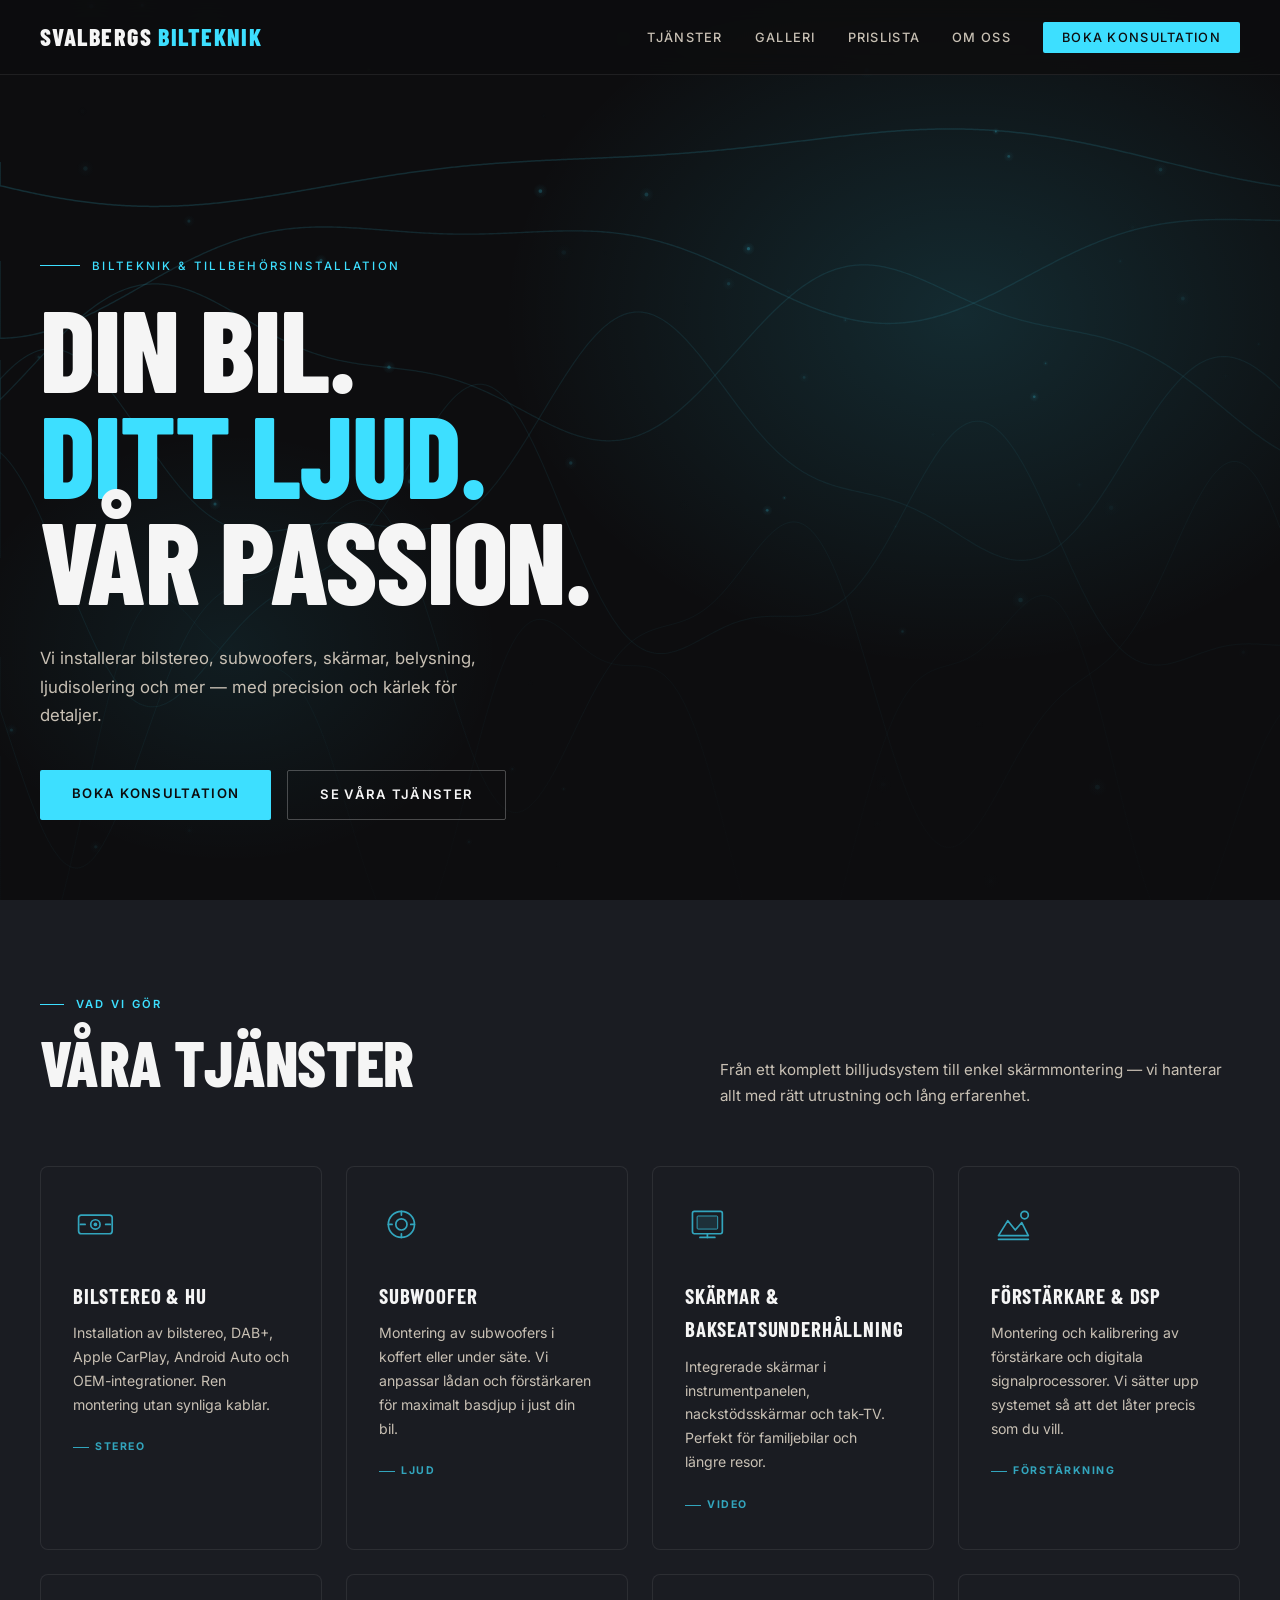
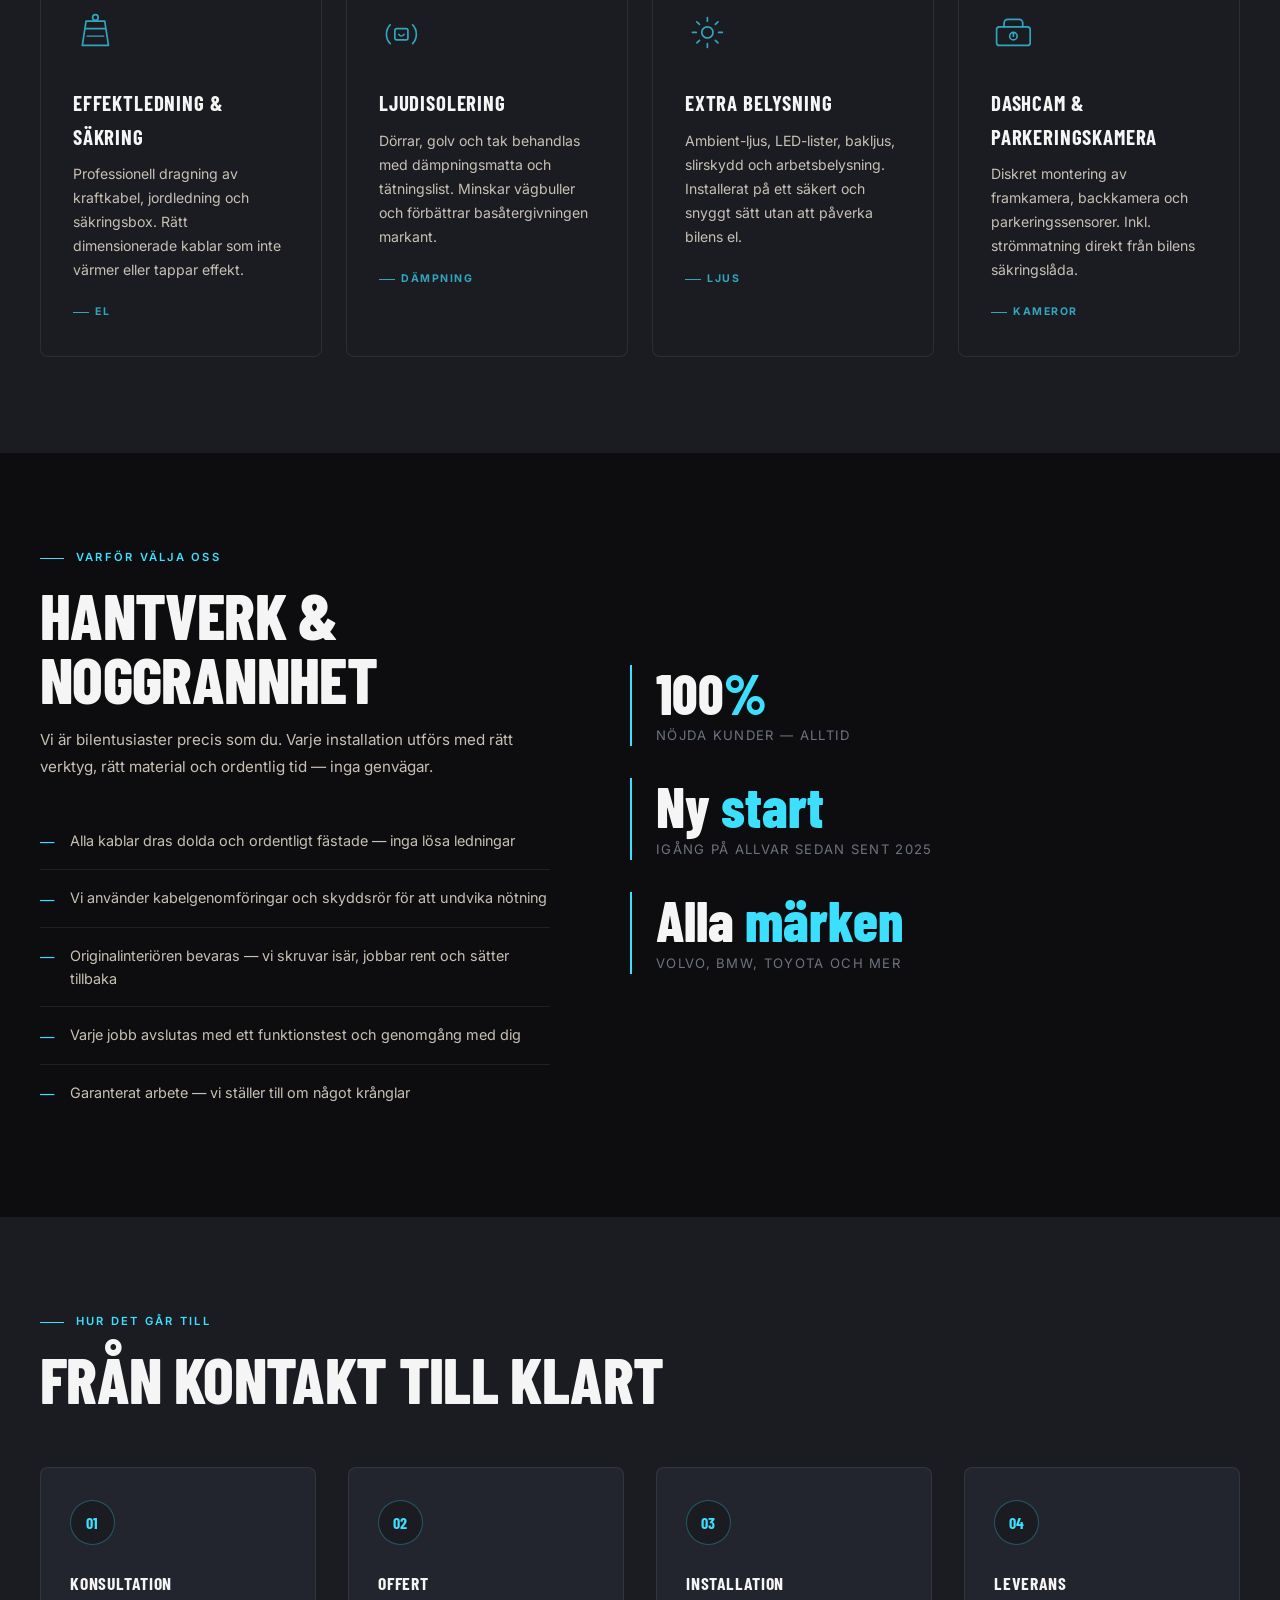
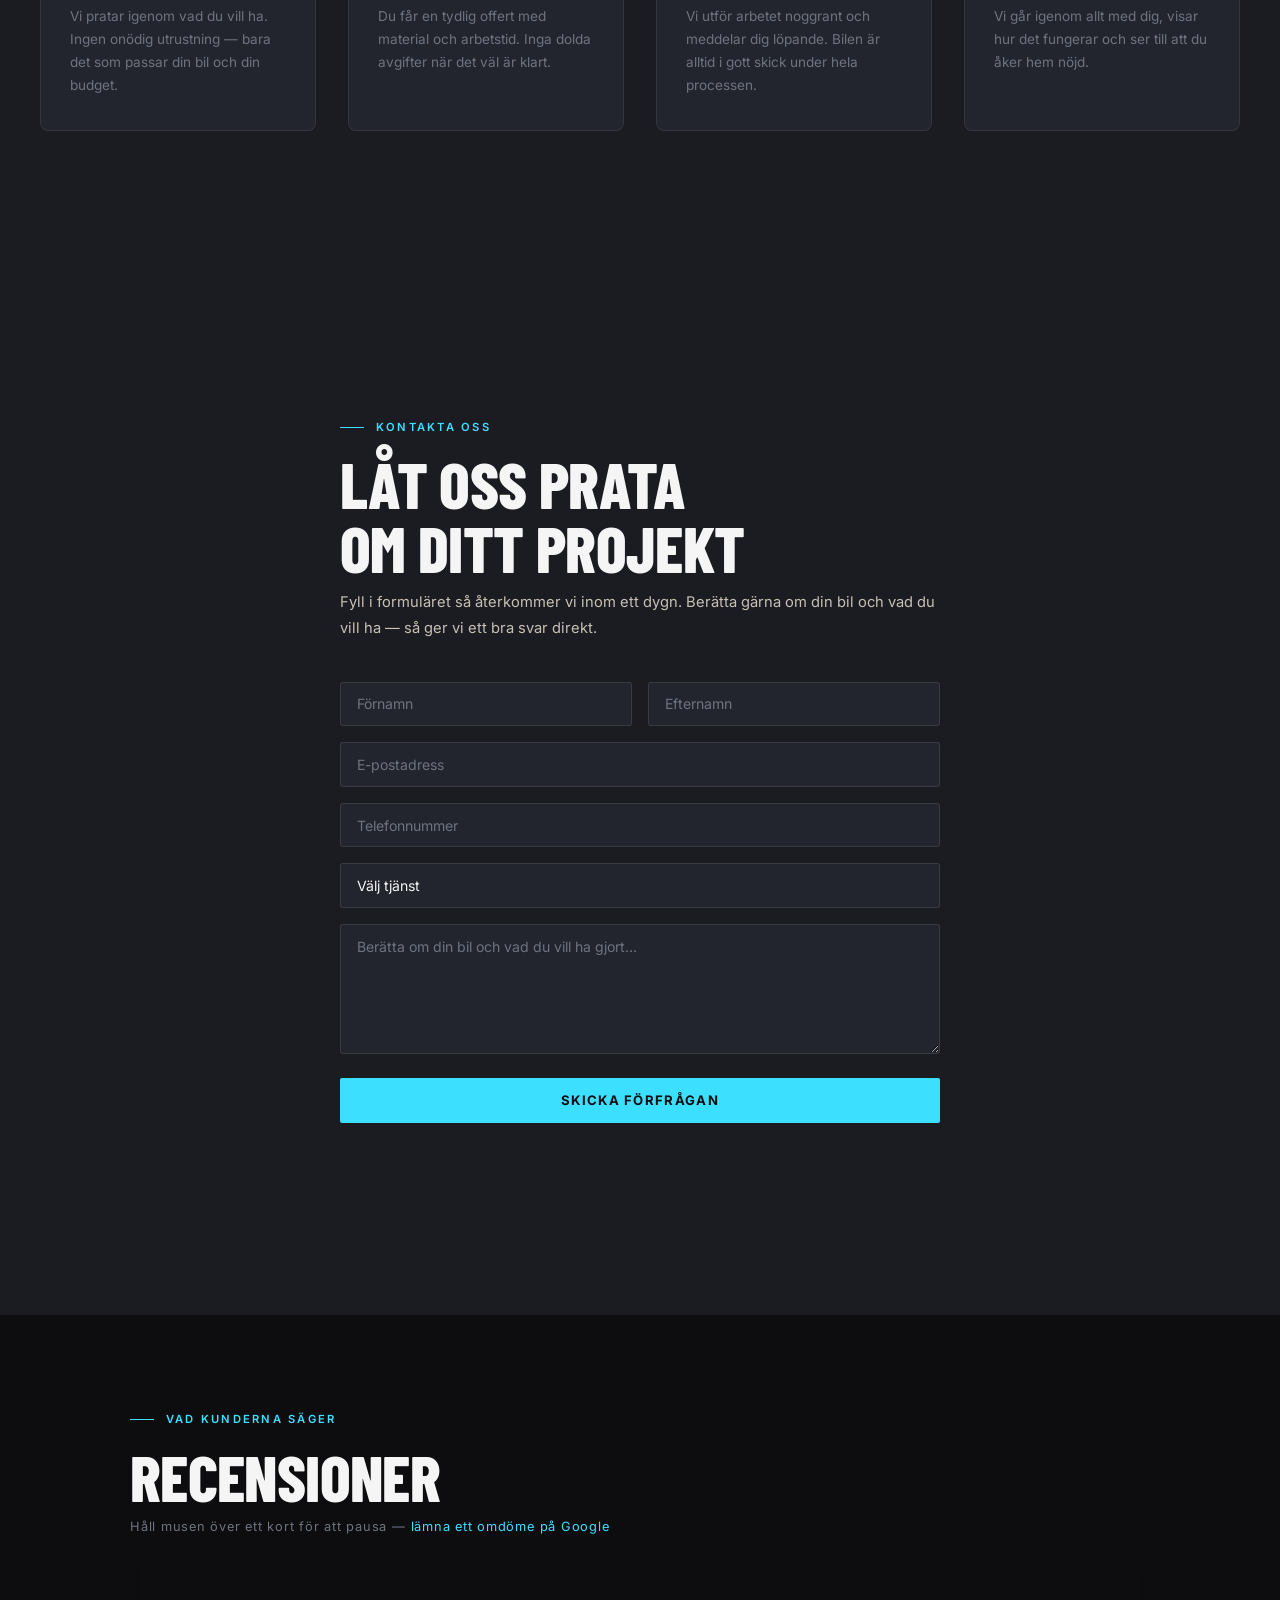
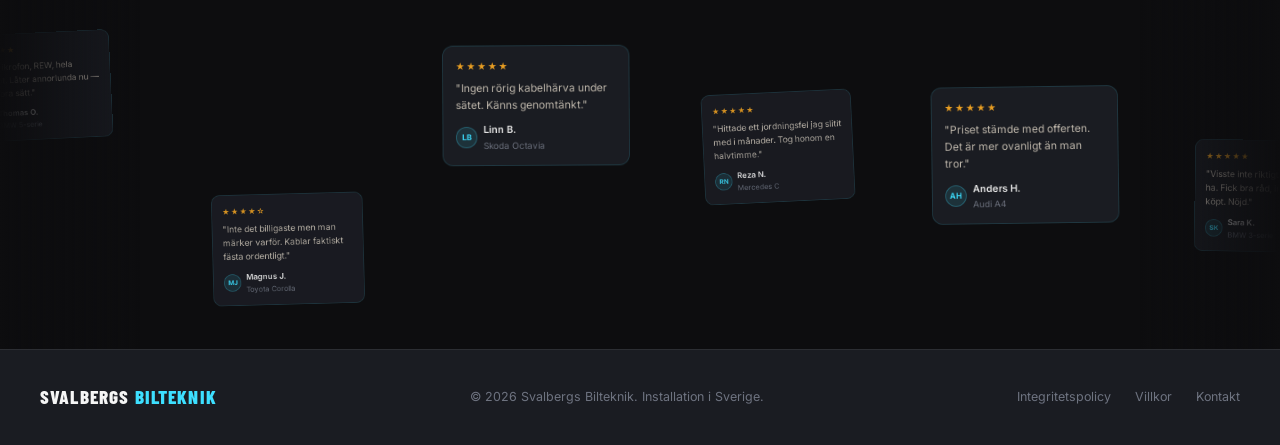
<file: index.html>
<!DOCTYPE html>
<html lang="sv">
<head>
<meta charset="UTF-8">
<meta name="viewport" content="width=device-width, initial-scale=1.0">
<title>Svalbergs Bilteknik – Bilstereo & Installation i Sverige</title>
<meta name="description" content="Professionell installation av bilstereo, subwoofers, förstärkare, DSP-kalibrering, ljudisolering och mer. Offert alltid kostnadsfritt.">
<link rel="canonical" href="https://www.svalbergs.se/">
<!-- Open Graph -->
<meta property="og:type"        content="website">
<meta property="og:site_name"   content="Svalbergs Bilteknik">
<meta property="og:url"         content="https://www.svalbergs.se/">
<meta property="og:title"       content="Svalbergs Bilteknik – Bilstereo & Installation i Sverige">
<meta property="og:description" content="Professionell installation av bilstereo, subwoofers, förstärkare, DSP-kalibrering, ljudisolering och mer. Offert alltid kostnadsfritt.">
<meta property="og:image"       content="https://www.svalbergs.se/img/og-image.jpg">
<meta property="og:image:width"  content="1200">
<meta property="og:image:height" content="630">
<meta property="og:locale"      content="sv_SE">
<!-- Twitter/X -->
<meta name="twitter:card"        content="summary_large_image">
<meta name="twitter:title"       content="Svalbergs Bilteknik – Bilstereo & Installation i Sverige">
<meta name="twitter:description" content="Professionell installation av bilstereo, subwoofers, förstärkare, DSP-kalibrering, ljudisolering och mer. Offert alltid kostnadsfritt.">
<meta name="twitter:image"       content="https://www.svalbergs.se/img/og-image.jpg">
<!-- Fonts -->
<link rel="preconnect" href="https://fonts.googleapis.com">
<link rel="preconnect" href="https://fonts.gstatic.com" crossorigin>
<link href="https://fonts.googleapis.com/css2?family=Barlow+Condensed:wght@400;600;800&family=Inter:wght@400;500;600&display=swap" rel="stylesheet">
<!-- CSS -->
<link rel="stylesheet" href="css/shared.css">
</head>
<body><!-- NAV -->
<nav>
  <a href="#" class="nav-logo">Svalbergs<span> Bilteknik</span></a>
  <ul class="nav-links">
    <li><a href="tjanster.html">Tjänster</a></li>
    <li><a href="galleri.html">Galleri</a></li>
    <li><a href="prislista.html">Prislista</a></li>
    <li><a href="om-oss.html">Om oss</a></li>
    <li><a href="boka.html" class="nav-cta">Boka konsultation</a></li>
  </ul>
  <button class="hamburger" id="hamburger" aria-label="Meny">
    <span></span><span></span><span></span>
  </button>
</nav>

<!-- Mobile menu -->
<div class="mobile-menu" id="mobileMenu">
  <a href="tjanster.html">Tjänster</a>
  <a href="galleri.html">Galleri</a>
  <a href="prislista.html">Prislista</a>
  <a href="om-oss.html">Om oss</a>
  <a href="boka.html" class="m-cta">Boka konsultation</a>
</div>

<!-- Floating mobile CTA -->
<a href="boka.html" class="float-cta" aria-label="Boka konsultation">Boka</a>

<!-- HERO -->
<section class="hero">
  <canvas id="waveform"></canvas>
  <div class="hero-bg"></div>

  <div class="hero-eyebrow">Bilteknik &amp; Tillbehörsinstallation</div>

  <h1>Din bil.<br><span class="accent">Ditt ljud.</span><br>Vår passion.</h1>

  <p class="hero-sub">
    Vi installerar bilstereo, subwoofers, skärmar, belysning, ljudisolering och mer — med precision och kärlek för detaljer.
  </p>

  <div class="hero-actions">
    <a href="boka.html" class="btn-primary">Boka konsultation</a>
    <a href="tjanster.html" class="btn-ghost">Se våra tjänster</a>
  </div>
</section>

<!-- SERVICES -->
<section id="tjanster">
  <div class="services-header">
    <div>
      <div class="section-label">Vad vi gör</div>
      <h2 class="section-title">Våra tjänster</h2>
    </div>
    <p class="section-desc">Från ett komplett billjudsystem till enkel skärmmontering — vi hanterar allt med rätt utrustning och lång erfarenhet.</p>
  </div>

  <div class="services-grid">

    <div class="service-card">
      <svg class="service-icon" viewBox="0 0 48 48" fill="none" xmlns="http://www.w3.org/2000/svg">
        <rect x="6" y="14" width="36" height="20" rx="3" stroke="#3DDFFF" stroke-width="1.8"/>
        <circle cx="24" cy="24" r="5" stroke="#3DDFFF" stroke-width="1.8"/>
        <circle cx="24" cy="24" r="2" fill="#3DDFFF"/>
        <line x1="8" y1="24" x2="13" y2="24" stroke="#3DDFFF" stroke-width="1.8" stroke-linecap="round"/>
        <line x1="35" y1="24" x2="40" y2="24" stroke="#3DDFFF" stroke-width="1.8" stroke-linecap="round"/>
      </svg>
      <h3>Bilstereo & HU</h3>
      <p>Installation av bilstereo, DAB+, Apple CarPlay, Android Auto och OEM-integrationer. Ren montering utan synliga kablar.</p>
      <span class="service-tag">Stereo</span>
    </div>

    <div class="service-card">
      <svg class="service-icon" viewBox="0 0 48 48" fill="none" xmlns="http://www.w3.org/2000/svg">
        <circle cx="24" cy="24" r="14" stroke="#3DDFFF" stroke-width="1.8"/>
        <circle cx="24" cy="24" r="6" stroke="#3DDFFF" stroke-width="1.8"/>
        <path d="M24 10V14M24 34V38M10 24H14M34 24H38" stroke="#3DDFFF" stroke-width="1.8" stroke-linecap="round"/>
      </svg>
      <h3>Subwoofer</h3>
      <p>Montering av subwoofers i koffert eller under säte. Vi anpassar lådan och förstärkaren för maximalt basdjup i just din bil.</p>
      <span class="service-tag">Ljud</span>
    </div>

    <div class="service-card">
      <svg class="service-icon" viewBox="0 0 48 48" fill="none" xmlns="http://www.w3.org/2000/svg">
        <rect x="8" y="10" width="32" height="24" rx="2" stroke="#3DDFFF" stroke-width="1.8"/>
        <line x1="16" y1="38" x2="32" y2="38" stroke="#3DDFFF" stroke-width="1.8" stroke-linecap="round"/>
        <line x1="24" y1="34" x2="24" y2="38" stroke="#3DDFFF" stroke-width="1.8" stroke-linecap="round"/>
        <rect x="13" y="15" width="22" height="14" rx="1" fill="rgba(61,223,255,0.15)" stroke="#3DDFFF" stroke-width="1"/>
      </svg>
      <h3>Skärmar & Bakseatsunderhållning</h3>
      <p>Integrerade skärmar i instrumentpanelen, nackstödsskärmar och tak-TV. Perfekt för familjebilar och längre resor.</p>
      <span class="service-tag">Video</span>
    </div>

    <div class="service-card">
      <svg class="service-icon" viewBox="0 0 48 48" fill="none" xmlns="http://www.w3.org/2000/svg">
        <path d="M8 36L18 20L26 30L33 22L40 36H8Z" stroke="#3DDFFF" stroke-width="1.8" stroke-linejoin="round"/>
        <circle cx="36" cy="14" r="4" stroke="#3DDFFF" stroke-width="1.8"/>
        <line x1="8" y1="40" x2="40" y2="40" stroke="#3DDFFF" stroke-width="1.8" stroke-linecap="round"/>
      </svg>
      <h3>Förstärkare & DSP</h3>
      <p>Montering och kalibrering av förstärkare och digitala signalprocessorer. Vi sätter upp systemet så att det låter precis som du vill.</p>
      <span class="service-tag">Förstärkning</span>
    </div>

    <div class="service-card">
      <svg class="service-icon" viewBox="0 0 48 48" fill="none" xmlns="http://www.w3.org/2000/svg">
        <path d="M10 38L14 12H34L38 38H10Z" stroke="#3DDFFF" stroke-width="1.8" stroke-linejoin="round"/>
        <path d="M14 20H34" stroke="#3DDFFF" stroke-width="1.8" stroke-linecap="round"/>
        <path d="M15 28H33" stroke="#3DDFFF" stroke-width="1.2" stroke-linecap="round"/>
        <circle cx="24" cy="8" r="3" stroke="#3DDFFF" stroke-width="1.8"/>
      </svg>
      <h3>Effektledning & Säkring</h3>
      <p>Professionell dragning av kraftkabel, jordledning och säkringsbox. Rätt dimensionerade kablar som inte värmer eller tappar effekt.</p>
      <span class="service-tag">El</span>
    </div>

    <div class="service-card">
      <svg class="service-icon" viewBox="0 0 48 48" fill="none" xmlns="http://www.w3.org/2000/svg">
        <path d="M12 16C12 16 8 20 8 26C8 32 12 36 12 36" stroke="#3DDFFF" stroke-width="1.8" stroke-linecap="round"/>
        <path d="M36 16C36 16 40 20 40 26C40 32 36 36 36 36" stroke="#3DDFFF" stroke-width="1.8" stroke-linecap="round"/>
        <rect x="17" y="20" width="14" height="12" rx="2" stroke="#3DDFFF" stroke-width="1.8"/>
        <path d="M21 26C21 26 22.5 28 24 28C25.5 28 27 26 27 26" stroke="#3DDFFF" stroke-width="1.5" stroke-linecap="round"/>
      </svg>
      <h3>Ljudisolering</h3>
      <p>Dörrar, golv och tak behandlas med dämpningsmatta och tätningslist. Minskar vägbuller och förbättrar basåtergivningen markant.</p>
      <span class="service-tag">Dämpning</span>
    </div>

    <div class="service-card">
      <svg class="service-icon" viewBox="0 0 48 48" fill="none" xmlns="http://www.w3.org/2000/svg">
        <circle cx="24" cy="24" r="6" stroke="#3DDFFF" stroke-width="1.8"/>
        <path d="M24 8V12M24 36V40M8 24H12M36 24H40M12.7 12.7L15.5 15.5M32.5 32.5L35.3 35.3M12.7 35.3L15.5 32.5M32.5 15.5L35.3 12.7" stroke="#3DDFFF" stroke-width="1.8" stroke-linecap="round"/>
      </svg>
      <h3>Extra Belysning</h3>
      <p>Ambient-ljus, LED-lister, bakljus, slirskydd och arbetsbelysning. Installerat på ett säkert och snyggt sätt utan att påverka bilens el.</p>
      <span class="service-tag">Ljus</span>
    </div>

    <div class="service-card">
      <svg class="service-icon" viewBox="0 0 48 48" fill="none" xmlns="http://www.w3.org/2000/svg">
        <rect x="6" y="18" width="36" height="20" rx="3" stroke="#3DDFFF" stroke-width="1.8"/>
        <path d="M14 18V14C14 11.8 15.8 10 18 10H30C32.2 10 34 11.8 34 14V18" stroke="#3DDFFF" stroke-width="1.8" stroke-linecap="round"/>
        <circle cx="24" cy="28" r="4" stroke="#3DDFFF" stroke-width="1.8"/>
        <line x1="24" y1="28" x2="24" y2="25" stroke="#3DDFFF" stroke-width="1.8" stroke-linecap="round"/>
      </svg>
      <h3>Dashcam & Parkeringskamera</h3>
      <p>Diskret montering av framkamera, backkamera och parkeringssensorer. Inkl. strömmatning direkt från bilens säkringslåda.</p>
      <span class="service-tag">Kameror</span>
    </div>

  </div>
</section>

<!-- WHY US -->
<section id="varfor">
  <div class="why-grid">
    <div>
      <div class="section-label">Varför välja oss</div>
      <h2 class="section-title">Hantverk &amp; noggrannhet</h2>
      <p class="section-desc" style="margin-bottom:2rem;">Vi är bilentusiaster precis som du. Varje installation utförs med rätt verktyg, rätt material och ordentlig tid — inga genvägar.</p>

      <ul class="why-points">
        <li>Alla kablar dras dolda och ordentligt fästade — inga lösa ledningar</li>
        <li>Vi använder kabelgenomföringar och skyddsrör för att undvika nötning</li>
        <li>Originalinteriören bevaras — vi skruvar isär, jobbar rent och sätter tillbaka</li>
        <li>Varje jobb avslutas med ett funktionstest och genomgång med dig</li>
        <li>Garanterat arbete — vi ställer till om något krånglar</li>
      </ul>
    </div>

    <div class="why-visual">
      <div class="why-stat-block">
        <div class="num">100<span>%</span></div>
        <div class="label">Nöjda kunder — alltid</div>
      </div>
      <div class="why-stat-block">
        <div class="num">Ny<span> start</span></div>
        <div class="label">Igång på allvar sedan sent 2025</div>
      </div>
      <div class="why-stat-block">
        <div class="num">Alla<span> märken</span></div>
        <div class="label">Volvo, BMW, Toyota och mer</div>
      </div>
    </div>
  </div>
</section>

<!-- PROCESS -->
<section id="process">
  <div class="section-label">Hur det går till</div>
  <h2 class="section-title">Från kontakt till klart</h2>

  <div class="process-steps">
    <div class="step">
      <div class="step-num">01</div>
      <h4>Konsultation</h4>
      <p>Vi pratar igenom vad du vill ha. Ingen onödig utrustning — bara det som passar din bil och din budget.</p>
    </div>
    <div class="step">
      <div class="step-num">02</div>
      <h4>Offert</h4>
      <p>Du får en tydlig offert med material och arbetstid. Inga dolda avgifter när det väl är klart.</p>
    </div>
    <div class="step">
      <div class="step-num">03</div>
      <h4>Installation</h4>
      <p>Vi utför arbetet noggrant och meddelar dig löpande. Bilen är alltid i gott skick under hela processen.</p>
    </div>
    <div class="step">
      <div class="step-num">04</div>
      <h4>Leverans</h4>
      <p>Vi går igenom allt med dig, visar hur det fungerar och ser till att du åker hem nöjd.</p>
    </div>
  </div>
</section>

<!-- CONTACT -->
<section id="kontakt" style="background:var(--steel);">
  <div style="max-width:680px;margin:0 auto;padding:6rem 2.5rem;">
    <div class="section-label">Kontakta oss</div>
    <h2 class="section-title" style="margin-bottom:0.6rem;">Låt oss prata<br>om ditt projekt</h2>
    <p style="color:var(--tungsten);font-size:0.92rem;line-height:1.75;margin-bottom:2.5rem;">Fyll i formuläret så återkommer vi inom ett dygn. Berätta gärna om din bil och vad du vill ha — så ger vi ett bra svar direkt.</p>

    <form action="https://formspree.io/f/xrewjldg" method="POST" style="display:flex;flex-direction:column;gap:1rem;">
      <input type="hidden" name="_next" value="https://www.svalbergs.se/tack.html">
      <div style="display:grid;grid-template-columns:1fr 1fr;gap:1rem;">
        <input type="text" name="fornamn" placeholder="Förnamn" required>
        <input type="text" name="efternamn" placeholder="Efternamn" required>
      </div>
      <input type="email" name="email" placeholder="E-postadress" required>
      <input type="tel" name="telefon" placeholder="Telefonnummer">
      <select name="tjanst">
        <option value="" disabled selected>Välj tjänst</option>
        <option>Bilstereo / Radio</option>
        <option>Subwoofer</option>
        <option>Skärm & Video</option>
        <option>Förstärkare & DSP</option>
        <option>Effektledning</option>
        <option>Ljudisolering</option>
        <option>Extra belysning</option>
        <option>Dashcam / Kamera</option>
        <option>Flera tjänster</option>
        <option>Annat / Osäker</option>
      </select>
      <textarea name="meddelande" placeholder="Berätta om din bil och vad du vill ha gjort…"></textarea>
      <button type="submit" class="form-submit">Skicka förfrågan</button>
    </form>
  </div>
</section>


<!-- REVIEWS -->
<section id="recensioner" style="background:var(--carbon);padding:6rem 0 0;">
  <div style="max-width:1100px;margin:0 auto;padding:0 2.5rem;">
    <div class="section-label">Vad kunderna säger</div>
    <h2 class="section-title" style="margin-bottom:0.5rem;">Recensioner</h2>
    <p style="color:var(--muted);font-size:0.8rem;letter-spacing:0.06em;margin-bottom:2rem;">Håll musen över ett kort för att pausa — <a href="#" style="color:var(--ice);text-decoration:none;">lämna ett omdöme på Google</a></p>
  </div>
  <div class="review-stage" id="reviewStage"></div>
</section>

<!-- FOOTER -->
<footer>
  <div class="logo">Svalbergs<span> Bilteknik</span></div>
  <p>© <span id="yr"></span> Svalbergs Bilteknik. Installation i Sverige.</p>
  <div style="display:flex;gap:1.5rem;">
    <a href="integritetspolicy.html">Integritetspolicy</a>
    <a href="villkor.html">Villkor</a>
    <a href="#kontakt">Kontakt</a>
  </div>
</footer>

<script src="js/shared.js"></script>
<script src="js/index.js"></script>
</body>
</html>
</file>
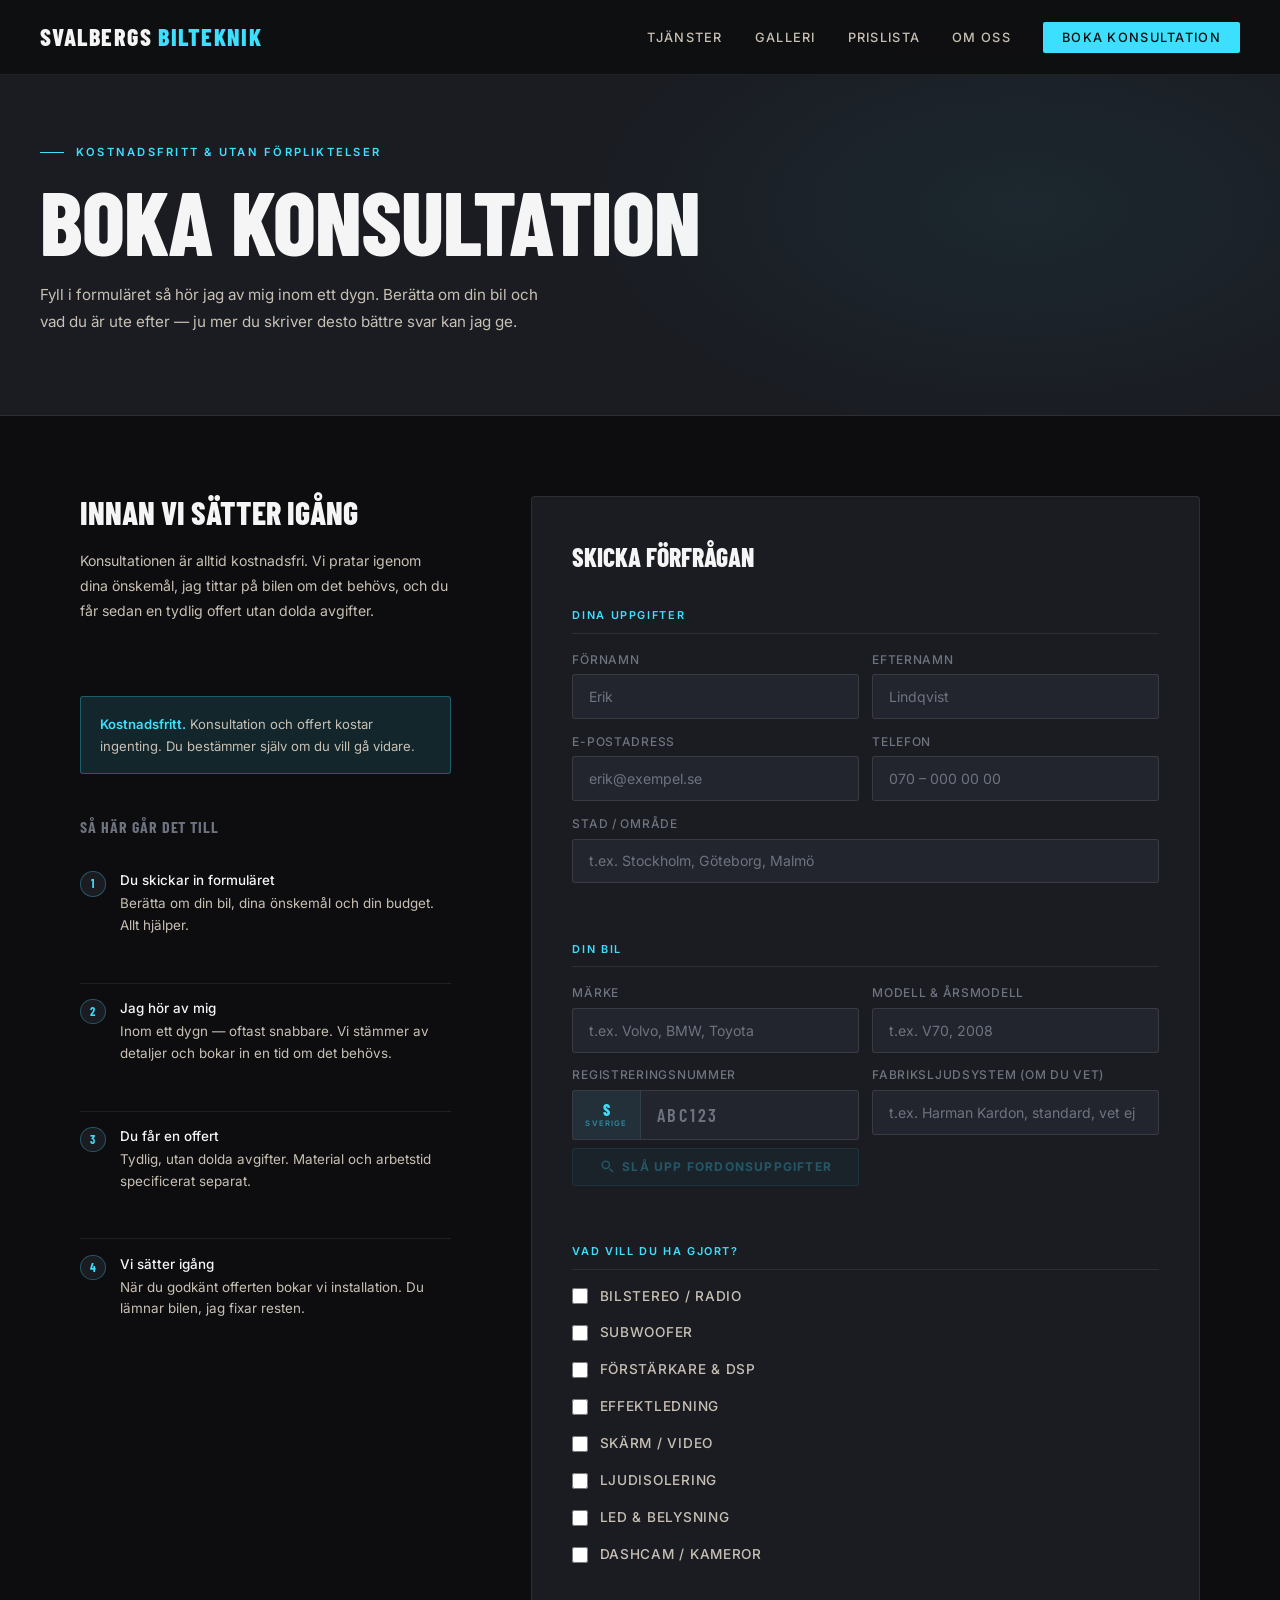
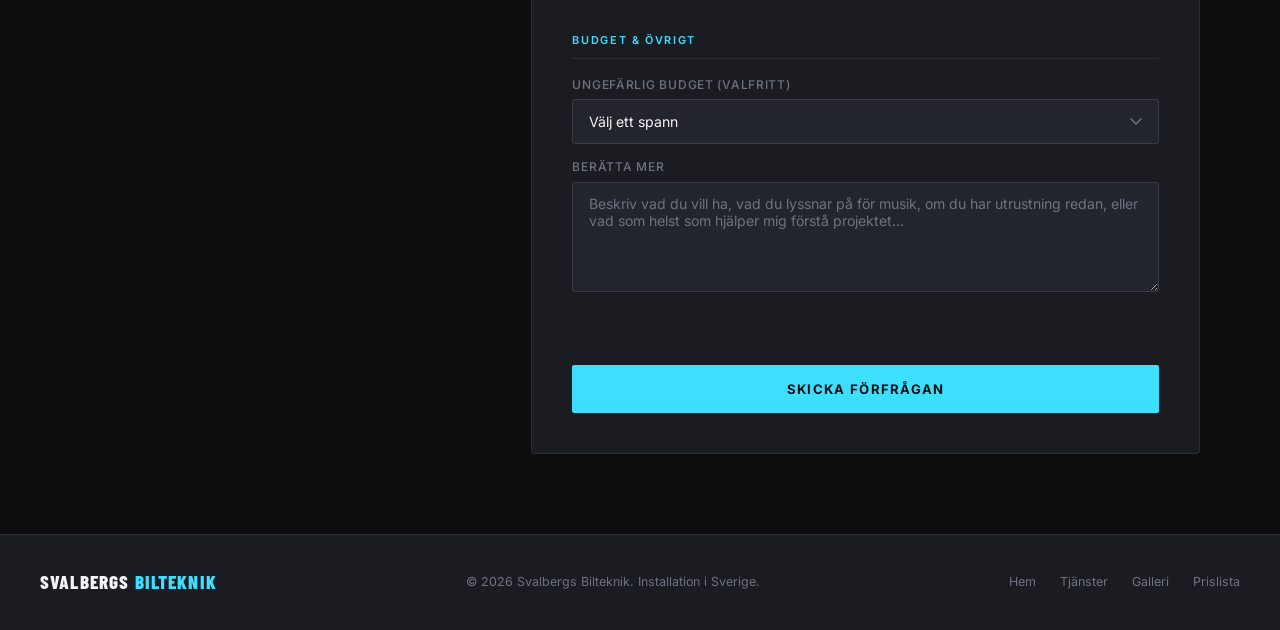
<file: boka.html>
<!DOCTYPE html>
<html lang="sv">
<head>
<meta charset="UTF-8">
<meta name="viewport" content="width=device-width, initial-scale=1.0">
<title>Boka konsultation – Svalbergs Bilteknik</title>
<meta name="description" content="Boka en kostnadsfri konsultation. Berätta om din bil och vad du vill ha — vi hör av oss inom 24 timmar.">
<link rel="canonical" href="https://www.svalbergs.se/boka.html">
<!-- Open Graph -->
<meta property="og:type"        content="website">
<meta property="og:site_name"   content="Svalbergs Bilteknik">
<meta property="og:url"         content="https://www.svalbergs.se/boka.html">
<meta property="og:title"       content="Boka konsultation – Svalbergs Bilteknik">
<meta property="og:description" content="Boka en kostnadsfri konsultation. Berätta om din bil och vad du vill ha — vi hör av oss inom 24 timmar.">
<meta property="og:image"       content="https://www.svalbergs.se/img/og-image.jpg">
<meta property="og:image:width"  content="1200">
<meta property="og:image:height" content="630">
<meta property="og:locale"      content="sv_SE">
<!-- Twitter/X -->
<meta name="twitter:card"        content="summary_large_image">
<meta name="twitter:title"       content="Boka konsultation – Svalbergs Bilteknik">
<meta name="twitter:description" content="Boka en kostnadsfri konsultation. Berätta om din bil och vad du vill ha — vi hör av oss inom 24 timmar.">
<meta name="twitter:image"       content="https://www.svalbergs.se/img/og-image.jpg">
<!-- Fonts -->
<link rel="preconnect" href="https://fonts.googleapis.com">
<link rel="preconnect" href="https://fonts.gstatic.com" crossorigin>
<link href="https://fonts.googleapis.com/css2?family=Barlow+Condensed:wght@400;600;800&family=Inter:wght@400;500;600&display=swap" rel="stylesheet">
<!-- CSS -->
<link rel="stylesheet" href="css/shared.css">
<link rel="stylesheet" href="css/boka.css">
</head>
<body><nav>
  <a href="index.html" class="nav-logo">Svalbergs<span> Bilteknik</span></a>
  <ul class="nav-links">
    <li><a href="tjanster.html">Tjänster</a></li>
    <li><a href="galleri.html">Galleri</a></li>
    <li><a href="prislista.html">Prislista</a></li>
    <li><a href="om-oss.html">Om oss</a></li>
    <li><a href="boka.html" class="nav-cta active" style="color:var(--carbon)!important;">Boka konsultation</a></li>
  </ul>
  <button class="hamburger" id="hamburger" aria-label="Meny">
    <span></span><span></span><span></span>
  </button>
</nav>

<!-- Mobile menu -->
<div class="mobile-menu" id="mobileMenu">
  <a href="tjanster.html">Tjänster</a>
  <a href="galleri.html">Galleri</a>
  <a href="prislista.html">Prislista</a>
  <a href="om-oss.html">Om oss</a>
  <a href="boka.html" class="m-cta">Boka konsultation</a>
</div>

<!-- Floating mobile CTA -->
<a href="boka.html" class="float-cta" aria-label="Boka konsultation">Boka</a>

<div class="page-hero">
  <div class="page-hero-label">Kostnadsfritt & utan förpliktelser</div>
  <h1>Boka konsultation</h1>
  <p>Fyll i formuläret så hör jag av mig inom ett dygn. Berätta om din bil och vad du är ute efter — ju mer du skriver desto bättre svar kan jag ge.</p>
</div>

<main>
  <div class="booking-grid">

    <div class="booking-info">
      <h2>Innan vi sätter igång</h2>
      <p>Konsultationen är alltid kostnadsfri. Vi pratar igenom dina önskemål, jag tittar på bilen om det behövs, och du får sedan en tydlig offert utan dolda avgifter.</p>

      <div class="contact-items">
      </div>

      <div class="response-note">
        <strong>Kostnadsfritt.</strong> Konsultation och offert kostar ingenting. Du bestämmer själv om du vill gå vidare.
      </div>

      <div class="steps">
        <h3>Så här går det till</h3>
        <div class="step-row">
          <div class="step-num">1</div>
          <p><strong>Du skickar in formuläret</strong>Berätta om din bil, dina önskemål och din budget. Allt hjälper.</p>
        </div>
        <div class="step-row">
          <div class="step-num">2</div>
          <p><strong>Jag hör av mig</strong>Inom ett dygn — oftast snabbare. Vi stämmer av detaljer och bokar in en tid om det behövs.</p>
        </div>
        <div class="step-row">
          <div class="step-num">3</div>
          <p><strong>Du får en offert</strong>Tydlig, utan dolda avgifter. Material och arbetstid specificerat separat.</p>
        </div>
        <div class="step-row">
          <div class="step-num">4</div>
          <p><strong>Vi sätter igång</strong>När du godkänt offerten bokar vi installation. Du lämnar bilen, jag fixar resten.</p>
        </div>
      </div>

    </div>

    <div class="booking-form">
      <h2>Skicka förfrågan</h2>

      <form id="bookingForm" action="https://formspree.io/f/xrewjldg" method="POST">
        <input type="hidden" name="_next" value="https://www.svalbergs.se/tack.html">

        <div class="form-section">
          <div class="form-section-title">Dina uppgifter</div>
          <div class="field-row">
            <div>
              <label for="fname">Förnamn</label>
              <input type="text" id="fname" name="fornamn" placeholder="Erik" required>
            </div>
            <div>
              <label for="lname">Efternamn</label>
              <input type="text" id="lname" name="efternamn" placeholder="Lindqvist" required>
            </div>
          </div>
          <div class="field-row">
            <div>
              <label for="email">E-postadress</label>
              <input type="email" id="email" name="email" placeholder="erik@exempel.se" required>
            </div>
            <div>
              <label for="phone">Telefon</label>
              <input type="tel" id="phone" name="telefon" placeholder="070 – 000 00 00">
            </div>
          </div>
          <div class="field-row single">
            <div>
              <label for="city">Stad / Område</label>
              <input type="text" id="city" name="stad" placeholder="t.ex. Stockholm, Göteborg, Malmö">
            </div>
          </div>
        </div>

        <div class="form-section">
          <div class="form-section-title">Din bil</div>
          <div class="field-row">
            <div>
              <label for="make">Märke</label>
              <input type="text" id="make" name="bilmarke" placeholder="t.ex. Volvo, BMW, Toyota">
            </div>
            <div>
              <label for="model">Modell & Årsmodell</label>
              <input type="text" id="model" name="modell_arsmodell" placeholder="t.ex. V70, 2008">
            </div>
          </div>
          <div class="field-row">
            <div>
              <label for="regnr">Registreringsnummer</label>
              <div class="plate-wrap">
                <div class="plate-badge">
                  <span class="plate-badge-s">S</span>
                  <span class="plate-badge-label">Sverige</span>
                </div>
                <input type="text" id="regnr" name="registreringsnummer" class="plate-input" placeholder="ABC123" maxlength="7" autocomplete="off"
                  oninput="this.value=this.value.toUpperCase().replace(/[^A-Z0-9]/g,''); plateChanged()">
              </div>
              <button type="button" class="plate-lookup-btn" id="plateLookupBtn" onclick="lookupPlate()" disabled>
                <svg viewBox="0 0 16 16" fill="none" stroke="currentColor" stroke-width="1.6" stroke-linecap="round" stroke-linejoin="round">
                  <circle cx="6.5" cy="6.5" r="4"/><path d="M11 11l3 3"/>
                </svg>
                Slå upp fordonsuppgifter
              </button>
              <div class="plate-result" id="plateResult"></div>
            </div>
            <div>
              <label for="factory">Fabriksljudsystem (om du vet)</label>
              <input type="text" id="factory" name="fabriksljud" placeholder="t.ex. Harman Kardon, standard, vet ej">
            </div>
          </div>
        </div>

        <div class="form-section">
          <div class="form-section-title">Vad vill du ha gjort?</div>
          <div class="checkbox-group" style="margin-bottom:1rem;">
            <label class="checkbox-item"><input type="checkbox" name="tjanst" value="Bilstereo / Radio"> <span>Bilstereo / Radio</span></label>
            <label class="checkbox-item"><input type="checkbox" name="tjanst" value="Subwoofer"> <span>Subwoofer</span></label>
            <label class="checkbox-item"><input type="checkbox" name="tjanst" value="Förstärkare & DSP"> <span>Förstärkare & DSP</span></label>
            <label class="checkbox-item"><input type="checkbox" name="tjanst" value="Effektledning"> <span>Effektledning</span></label>
            <label class="checkbox-item"><input type="checkbox" name="tjanst" value="Skärm / Video"> <span>Skärm / Video</span></label>
            <label class="checkbox-item"><input type="checkbox" name="tjanst" value="Ljudisolering"> <span>Ljudisolering</span></label>
            <label class="checkbox-item"><input type="checkbox" name="tjanst" value="LED & Belysning"> <span>LED & Belysning</span></label>
            <label class="checkbox-item"><input type="checkbox" name="tjanst" value="Dashcam / Kameror"> <span>Dashcam / Kameror</span></label>
          </div>
        </div>

        <div class="form-section">
          <div class="form-section-title">Budget & övrigt</div>
          <div class="field-row single" style="margin-bottom:0.8rem;">
            <div>
              <label for="budget">Ungefärlig budget (valfritt)</label>
              <select id="budget" name="budget">
                <option value="" disabled selected>Välj ett spann</option>
                <option>Under 2 000 kr</option>
                <option>2 000 – 5 000 kr</option>
                <option>5 000 – 10 000 kr</option>
                <option>10 000 – 20 000 kr</option>
                <option>Över 20 000 kr</option>
                <option>Ingen aning — rådgiv mig</option>
              </select>
            </div>
          </div>
          <div class="field-row single">
            <div>
              <label for="message">Berätta mer</label>
              <textarea id="message" name="meddelande" placeholder="Beskriv vad du vill ha, vad du lyssnar på för musik, om du har utrustning redan, eller vad som helst som hjälper mig förstå projektet..."></textarea>
            </div>
          </div>
        </div>

        <!-- Hidden field: car.info link sent with form submission -->
        <input type="hidden" id="carinfoLink" name="car_info_link" value="">
        <button type="submit" class="form-submit" id="submitBtn">Skicka förfrågan</button>

        <div class="success-msg" id="successMsg">
          <h3>Förfrågan mottagen!</h3>
          <p>Jag hör av mig inom 24 timmar. Tack för att du valde Svalbergs Bilteknik.</p>
        </div>
      </form>
    </div>

  </div>
</main>

<footer>
  <div class="logo">Svalbergs<span> Bilteknik</span></div>
  <p>© <span id="yr"></span> Svalbergs Bilteknik. Installation i Sverige.</p>
  <div style="display:flex;gap:1.5rem;">
    <a href="index.html">Hem</a>
    <a href="tjanster.html">Tjänster</a>
    <a href="galleri.html">Galleri</a>
    <a href="prislista.html">Prislista</a>
  </div>
</footer>

<script src="js/shared.js"></script>
<script src="js/boka.js"></script>
</body>
</html>
</file>
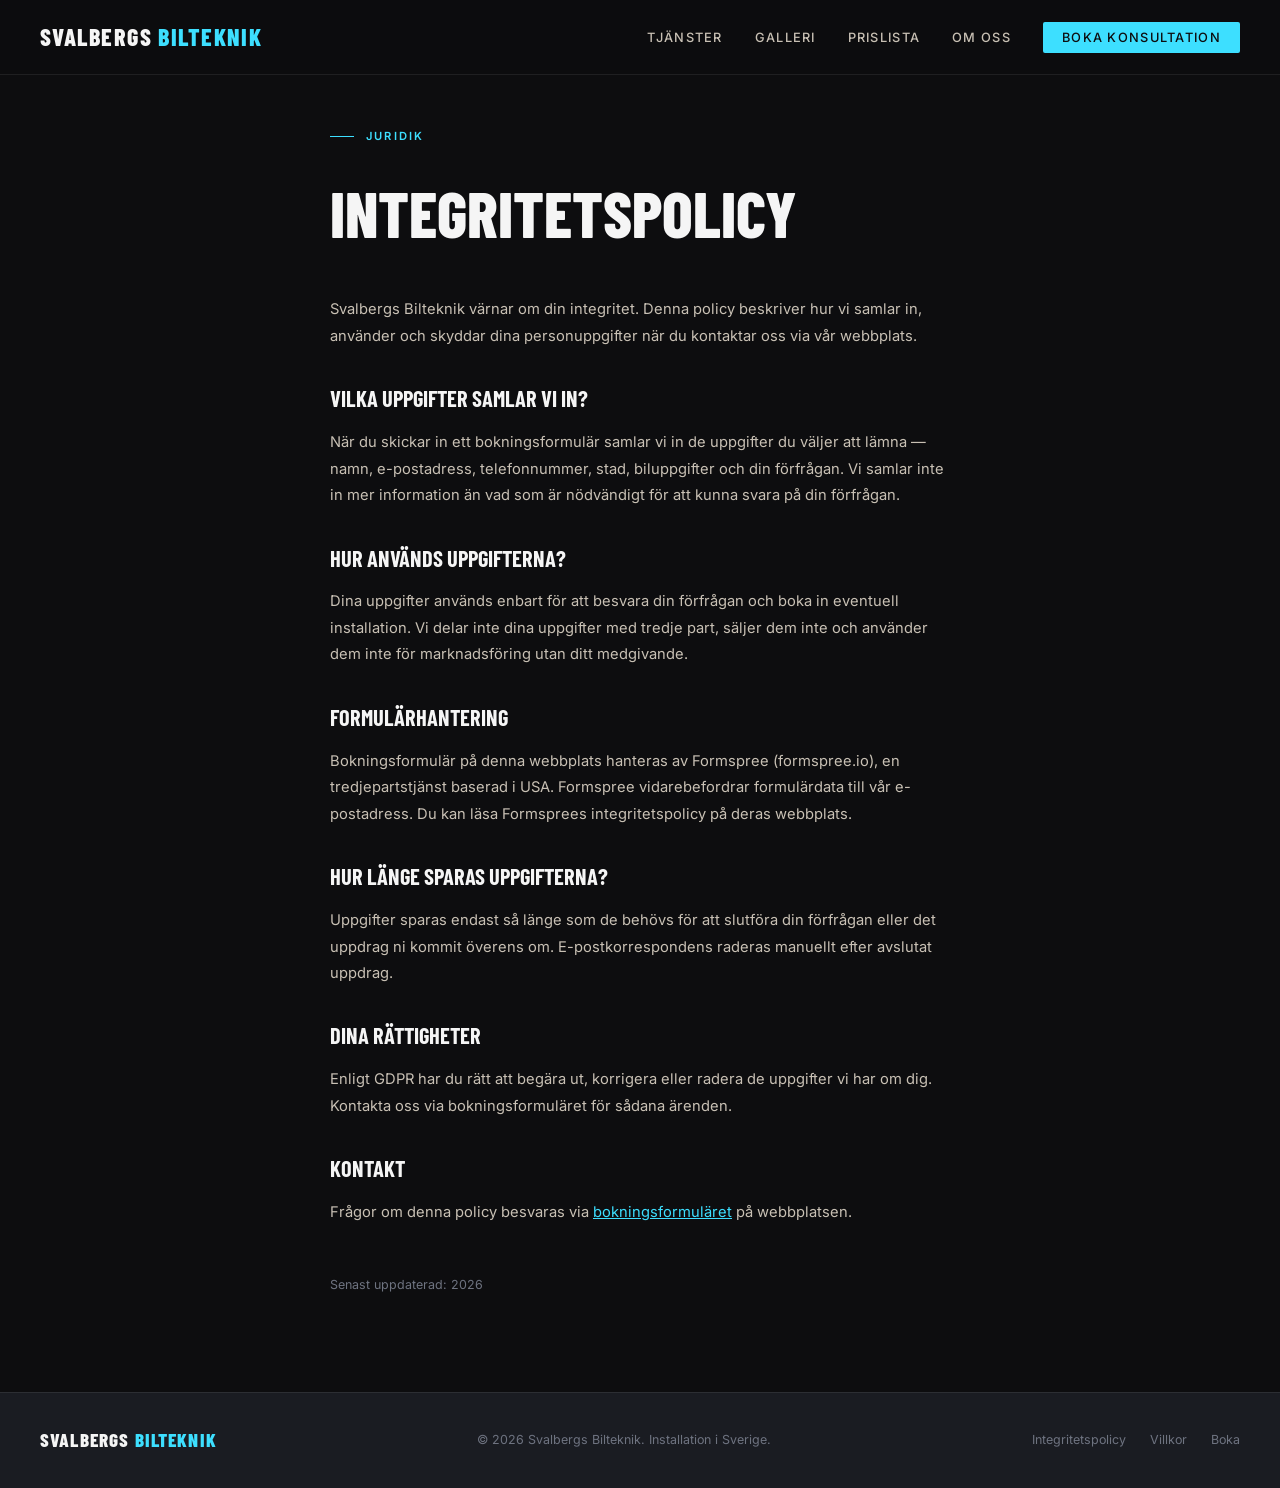
<file: integritetspolicy.html>
<!DOCTYPE html>
<html lang="sv">
<head>
<meta charset="UTF-8">
<meta name="viewport" content="width=device-width, initial-scale=1.0">
<title>Integritetspolicy – Svalbergs Bilteknik</title>
<meta name="description" content="Integritetspolicy för Svalbergs Bilteknik.">
<link rel="preconnect" href="https://fonts.googleapis.com">
<link rel="preconnect" href="https://fonts.gstatic.com" crossorigin>
<link href="https://fonts.googleapis.com/css2?family=Barlow+Condensed:wght@400;600;800&family=Inter:wght@400;500;600&display=swap" rel="stylesheet">
<link rel="stylesheet" href="css/shared.css">
</head>
<body>

<nav>
  <a href="index.html" class="nav-logo">Svalbergs<span> Bilteknik</span></a>
  <ul class="nav-links">
    <li><a href="tjanster.html">Tjänster</a></li>
    <li><a href="galleri.html">Galleri</a></li>
    <li><a href="prislista.html">Prislista</a></li>
    <li><a href="om-oss.html">Om oss</a></li>
    <li><a href="boka.html" class="nav-cta">Boka konsultation</a></li>
  </ul>
  <button class="hamburger" id="hamburger" aria-label="Meny">
    <span></span><span></span><span></span>
  </button>
</nav>

<div id="mobileMenu" class="mobile-menu">
  <a href="tjanster.html">Tjänster</a>
  <a href="galleri.html">Galleri</a>
  <a href="prislista.html">Prislista</a>
  <a href="om-oss.html">Om oss</a>
  <a href="boka.html" class="m-cta">Boka konsultation</a>
</div>
<a href="boka.html" class="float-cta" aria-label="Boka konsultation">Boka</a>

<div class="policy-content">
  <div class="section-label">Juridik</div>
  <h1>Integritetspolicy</h1>

  <p>Svalbergs Bilteknik värnar om din integritet. Denna policy beskriver hur vi samlar in, använder och skyddar dina personuppgifter när du kontaktar oss via vår webbplats.</p>

  <h2>Vilka uppgifter samlar vi in?</h2>
  <p>När du skickar in ett bokningsformulär samlar vi in de uppgifter du väljer att lämna — namn, e-postadress, telefonnummer, stad, biluppgifter och din förfrågan. Vi samlar inte in mer information än vad som är nödvändigt för att kunna svara på din förfrågan.</p>

  <h2>Hur används uppgifterna?</h2>
  <p>Dina uppgifter används enbart för att besvara din förfrågan och boka in eventuell installation. Vi delar inte dina uppgifter med tredje part, säljer dem inte och använder dem inte för marknadsföring utan ditt medgivande.</p>

  <h2>Formulärhantering</h2>
  <p>Bokningsformulär på denna webbplats hanteras av Formspree (formspree.io), en tredjepartstjänst baserad i USA. Formspree vidarebefordrar formulärdata till vår e-postadress. Du kan läsa Formsprees integritetspolicy på deras webbplats.</p>

  <h2>Hur länge sparas uppgifterna?</h2>
  <p>Uppgifter sparas endast så länge som de behövs för att slutföra din förfrågan eller det uppdrag ni kommit överens om. E-postkorrespondens raderas manuellt efter avslutat uppdrag.</p>

  <h2>Dina rättigheter</h2>
  <p>Enligt GDPR har du rätt att begära ut, korrigera eller radera de uppgifter vi har om dig. Kontakta oss via bokningsformuläret för sådana ärenden.</p>

  <h2>Kontakt</h2>
  <p>Frågor om denna policy besvaras via <a href="boka.html">bokningsformuläret</a> på webbplatsen.</p>

  <p style="margin-top:3rem;font-size:0.78rem;color:var(--muted);">Senast uppdaterad: 2026</p>
</div>

<footer>
  <div class="logo">Svalbergs<span> Bilteknik</span></div>
  <p>© <span id="yr"></span> Svalbergs Bilteknik. Installation i Sverige.</p>
  <div style="display:flex;gap:1.5rem;">
    <a href="integritetspolicy.html">Integritetspolicy</a>
    <a href="villkor.html">Villkor</a>
    <a href="boka.html">Boka</a>
  </div>
</footer>

<script src="js/shared.js"></script>
</body>
</html>
</file>
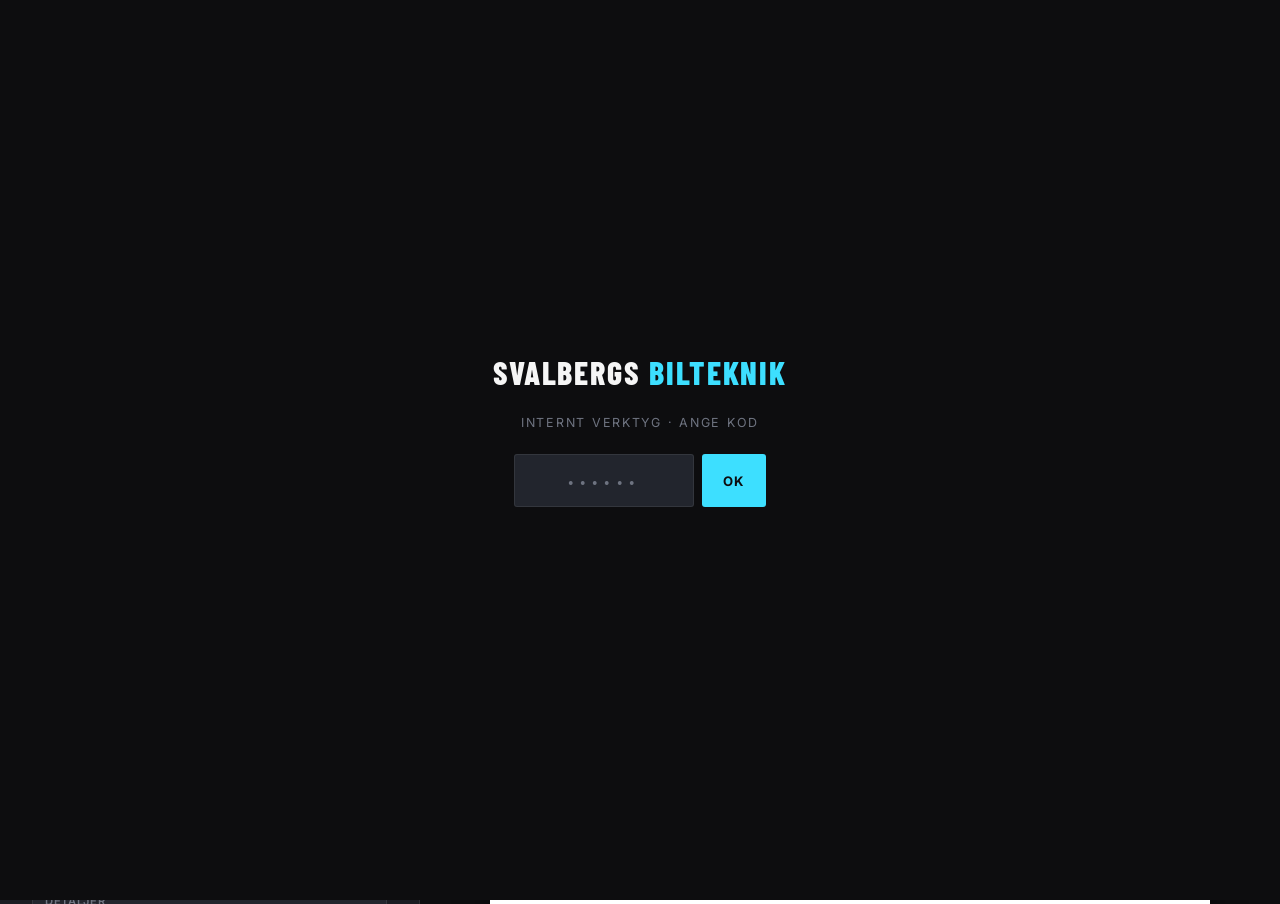
<file: leverans.html>
<!DOCTYPE html>
<html lang="sv">
<head>
<meta charset="UTF-8">
<meta name="viewport" content="width=device-width, initial-scale=1.0">
<title>Leveranskvitto – Svalbergs Bilteknik</title>
<link rel="preconnect" href="https://fonts.googleapis.com">
<link rel="preconnect" href="https://fonts.gstatic.com" crossorigin>
<link href="https://fonts.googleapis.com/css2?family=Barlow+Condensed:wght@400;600;800&family=Inter:wght@400;500;600&display=swap" rel="stylesheet">
<style>
*, *::before, *::after { box-sizing: border-box; margin: 0; padding: 0; }
:root {
  --carbon: #0D0D0F; --steel: #1A1C22; --panel: #22252D;
  --ice: #3DDFFF; --ice-dim: rgba(61,223,255,0.12); --ice-border: rgba(61,223,255,0.3);
  --tungsten: #C8C0B4; --white: #F5F5F5; --muted: #6E7380; --divider: rgba(255,255,255,0.08);
  --green: #2CB97A; --green-dim: rgba(44,185,122,0.12); --green-border: rgba(44,185,122,0.3);
}
html { scroll-behavior: smooth; }
body { font-family: 'Inter', sans-serif; background: var(--carbon); color: var(--white); overflow: hidden; }

/* ── Nav ── */
nav { display:flex; align-items:center; justify-content:space-between; padding:1.1rem 2rem; background:rgba(13,13,15,0.95); border-bottom:1px solid var(--divider); position:sticky; top:0; z-index:50; }
.nav-logo { font-family:'Barlow Condensed',sans-serif; font-weight:800; font-size:1.4rem; letter-spacing:0.06em; text-transform:uppercase; color:var(--white); text-decoration:none; }
.nav-logo span { color:var(--ice); }
.nav-links-right { display:flex; gap:1rem; align-items:center; }
.nav-back { font-size:0.78rem; font-weight:600; letter-spacing:0.08em; text-transform:uppercase; color:var(--muted); text-decoration:none; transition:color 0.2s; }
.nav-back:hover { color:var(--white); }

/* ── Layout ── */
.workspace { display:grid; grid-template-columns:420px 1fr; gap:0; height:calc(100vh - 58px); overflow:hidden; }

/* ── Scrollbar ── */
::-webkit-scrollbar { width:5px; }
::-webkit-scrollbar-track { background:transparent; }
::-webkit-scrollbar-thumb { background:rgba(61,223,255,0.25); border-radius:10px; }
::-webkit-scrollbar-thumb:hover { background:rgba(61,223,255,0.5); }
* { scrollbar-width:thin; scrollbar-color:rgba(61,223,255,0.25) transparent; }

/* ── Form panel ── */
.form-panel { background:var(--steel); border-right:1px solid var(--divider); padding:2rem; overflow-y:auto; height:100%; }
.form-panel h2 { font-family:'Barlow Condensed',sans-serif; font-weight:800; font-size:1.4rem; text-transform:uppercase; margin-bottom:1.5rem; color:var(--white); }
.form-section { margin-bottom:1.8rem; }
.form-section-label { font-size:0.65rem; font-weight:700; letter-spacing:0.15em; text-transform:uppercase; color:var(--ice); margin-bottom:0.8rem; padding-bottom:0.5rem; border-bottom:1px solid var(--divider); }
.field-row { display:grid; grid-template-columns:1fr 1fr; gap:0.6rem; margin-bottom:0.6rem; }
.field-row.single { grid-template-columns:1fr; }
label { display:block; font-size:0.7rem; font-weight:600; letter-spacing:0.06em; color:var(--muted); margin-bottom:0.3rem; text-transform:uppercase; }
input, textarea, select { width:100%; background:var(--panel); border:1px solid rgba(255,255,255,0.1); border-radius:3px; color:var(--white); font-family:'Inter',sans-serif; font-size:0.85rem; padding:0.65rem 0.85rem; outline:none; transition:border-color 0.2s; }
input:focus, textarea:focus, select:focus { border-color:var(--ice-border); }
input::placeholder, textarea::placeholder { color:var(--muted); }
select { appearance:none; cursor:pointer; }
select option { background:var(--panel); }
textarea { resize:vertical; min-height:60px; }

/* Work items */
.work-items { display:flex; flex-direction:column; gap:0.5rem; margin-bottom:0.8rem; }
.work-item { background:var(--panel); border:1px solid var(--divider); border-radius:4px; padding:0.75rem; position:relative; }
.work-item-grid { display:grid; grid-template-columns:1fr 90px; gap:0.5rem; margin-bottom:0.4rem; }
.remove-work { position:absolute; top:0.5rem; right:0.5rem; background:none; border:none; color:var(--muted); cursor:pointer; font-size:1rem; padding:2px 4px; transition:color 0.15s; }
.remove-work:hover { color:#ff6b6b; }

/* Warranty toggles */
.warranty-opts { display:flex; flex-wrap:wrap; gap:0.4rem; }
.w-btn { background:var(--panel); border:1px solid var(--divider); border-radius:3px; color:var(--muted); font-family:'Inter',sans-serif; font-size:0.72rem; font-weight:600; letter-spacing:0.05em; padding:0.35rem 0.7rem; cursor:pointer; transition:all 0.15s; }
.w-btn:hover { border-color:rgba(255,255,255,0.2); color:var(--white); }
.w-btn.active { background:var(--green-dim); border-color:var(--green-border); color:var(--green); }

.btn-add { width:100%; background:var(--ice-dim); border:1px dashed var(--ice-border); border-radius:3px; color:var(--ice); font-family:'Inter',sans-serif; font-size:0.78rem; font-weight:600; letter-spacing:0.08em; text-transform:uppercase; padding:0.6rem; cursor:pointer; transition:background 0.15s; }
.btn-add:hover { background:rgba(61,223,255,0.2); }
.btn-print { width:100%; background:var(--ice); border:none; border-radius:3px; color:var(--carbon); font-family:'Inter',sans-serif; font-size:0.82rem; font-weight:700; letter-spacing:0.1em; text-transform:uppercase; padding:0.85rem; cursor:pointer; transition:opacity 0.2s; margin-top:1rem; }
.btn-print:hover { opacity:0.85; }

/* ── Preview panel ── */
.preview-panel { padding:2.5rem; overflow-y:auto; background:var(--carbon); height:100%; }
.preview-wrap { max-width:720px; margin:0 auto; }

/* ── Document ── */
.doc {
  background:#fff; color:#1a1a1a; border-radius:6px;
  padding:3rem; font-family:'Inter',sans-serif; font-size:14px; line-height:1.6;
  box-shadow:0 4px 32px rgba(0,0,0,0.5);
}
.doc-header { display:flex; justify-content:space-between; align-items:flex-start; margin-bottom:2rem; padding-bottom:1.5rem; border-bottom:2px solid #1a1a1a; }
.doc-company { font-size:22px; font-weight:800; font-family:'Barlow Condensed',sans-serif; text-transform:uppercase; letter-spacing:0.04em; color:#0D0D0F; }
.doc-company span { color:#0088aa; }
.doc-company-sub { font-size:12px; color:#888; margin-top:2px; }
.doc-type-block { text-align:right; }
.doc-type-label { font-size:10px; font-weight:700; letter-spacing:0.14em; text-transform:uppercase; color:#aaa; }
.doc-type-val { font-size:18px; font-weight:700; color:#1a1a1a; margin-top:2px; }
.doc-type-date { font-size:12px; color:#888; margin-top:2px; }

/* Meta */
.doc-meta { display:grid; grid-template-columns:1fr 1fr; gap:1rem; margin-bottom:2rem; }
.meta-box { background:#f7f7f5; border-radius:4px; padding:0.75rem 1rem; }
.meta-box .lbl { font-size:10px; font-weight:700; letter-spacing:0.12em; text-transform:uppercase; color:#aaa; margin-bottom:4px; }
.meta-box .val { font-size:14px; font-weight:600; color:#1a1a1a; }
.meta-box .sub { font-size:12px; color:#666; }

/* Work done */
.section-title { font-size:11px; font-weight:700; letter-spacing:0.12em; text-transform:uppercase; color:#888; border-bottom:1px solid #e8e8e8; padding-bottom:6px; margin-bottom:0; }
.work-table { width:100%; border-collapse:collapse; margin-bottom:1.5rem; }
.work-table tr { border-bottom:1px solid #e8e8e8; }
.work-table tr:last-child { border-bottom:none; }
.work-table td { padding:10px 0; vertical-align:top; font-size:14px; }
.work-name { font-weight:600; color:#1a1a1a; }
.work-detail { font-size:12px; color:#888; margin-top:2px; }
.work-status { text-align:right; font-size:11px; font-weight:700; letter-spacing:0.06em; text-transform:uppercase; padding:3px 8px; border-radius:3px; white-space:nowrap; }
.status-done { background:#e8f7ef; color:#0f7040; }

/* Warranty */
.warranty-block { background:#f0faf5; border:1px solid #a8dfc0; border-radius:6px; padding:1.25rem 1.5rem; margin-bottom:1.5rem; }
.warranty-header { display:flex; align-items:center; gap:0.5rem; margin-bottom:0.75rem; }
.warranty-icon { font-size:1.2rem; }
.warranty-title { font-size:14px; font-weight:700; color:#0f7040; }
.warranty-period { font-size:12px; color:#888; margin-left:auto; }
.warranty-items { display:flex; flex-direction:column; gap:0.4rem; }
.warranty-item { display:flex; align-items:flex-start; gap:0.5rem; font-size:13px; color:#1a1a1a; }
.warranty-item::before { content:'✓'; color:#0f7040; font-weight:700; flex-shrink:0; margin-top:1px; }
.warranty-exclusions { margin-top:0.75rem; padding-top:0.75rem; border-top:1px solid #a8dfc0; font-size:11px; color:#888; line-height:1.6; }

/* Signature */
.signature-block { display:grid; grid-template-columns:1fr 1fr; gap:2rem; margin-bottom:1.5rem; }
.sig-line { border-bottom:1px solid #ccc; margin-bottom:4px; height:2.5rem; }
.sig-label { font-size:10px; color:#aaa; letter-spacing:0.06em; text-transform:uppercase; }

/* Footer */
.doc-footer { display:flex; justify-content:space-between; align-items:center; border-top:1px solid #e8e8e8; padding-top:1rem; font-size:12px; color:#aaa; }

/* Print */
@media print {
  nav, .form-panel, .num-modal-overlay, #gate { display:none !important; }
  .workspace { display:block; }
  .preview-panel { padding:0; background:#fff; height:auto; }
  .preview-wrap { max-width:100%; margin:0; }
  .doc { box-shadow:none; border-radius:0; padding:2cm; }
  @page { margin:0; }
}
@media (max-width:900px) {
  .workspace { grid-template-columns:1fr; height:auto; overflow:auto; }
  .form-panel { height:auto; }
  .preview-panel { height:auto; }
}

  /* ── Access gate ── */
  #gate {
    position:fixed; inset:0; z-index:9999;
    background:var(--carbon);
    display:flex; flex-direction:column; align-items:center; justify-content:center;
    gap:1.5rem;
  }
  #gate.unlocked { display:none; }
  .gate-logo { font-family:'Barlow Condensed',sans-serif; font-weight:800; font-size:2rem; letter-spacing:0.06em; text-transform:uppercase; color:var(--white); }
  .gate-logo span { color:var(--ice); }
  .gate-label { font-size:0.78rem; letter-spacing:0.14em; text-transform:uppercase; color:var(--muted); }
  .gate-input-wrap { display:flex; gap:0.5rem; }
  #gate-input {
    width:180px; background:var(--panel); border:1px solid var(--divider);
    border-radius:3px; color:var(--white); font-family:'Barlow Condensed',sans-serif;
    font-size:1.5rem; font-weight:700; letter-spacing:0.3em; text-transform:uppercase;
    padding:0.7rem 1rem; outline:none; text-align:center; transition:border-color 0.2s;
  }
  #gate-input:focus { border-color:var(--ice-border); }
  #gate-input.shake { border-color:rgba(255,80,80,0.6); animation:gshake 0.3s ease; }
  @keyframes gshake { 0%,100%{transform:translateX(0)} 25%{transform:translateX(-6px)} 75%{transform:translateX(6px)} }
  #gate-btn {
    background:var(--ice); border:none; border-radius:3px; color:var(--carbon);
    font-family:'Inter',sans-serif; font-size:0.82rem; font-weight:700;
    letter-spacing:0.1em; text-transform:uppercase; padding:0.7rem 1.3rem; cursor:pointer; transition:opacity 0.2s;
  }
  #gate-btn:hover { opacity:0.85; }
  .gate-error { font-size:0.78rem; color:rgba(255,100,100,0.9); min-height:1rem; }


  /* ── Page number modal ── */
  .num-modal-overlay {
    display:none; position:fixed; inset:0; z-index:1000;
    background:rgba(13,13,15,0.85); align-items:center; justify-content:center;
  }
  .num-modal-overlay.open { display:flex; }
  .num-modal {
    background:var(--steel); border:1px solid var(--ice-border);
    border-radius:8px; padding:2rem; width:320px; text-align:center;
    box-shadow:0 8px 32px rgba(0,0,0,0.5);
  }
  .num-modal h3 { font-family:'Barlow Condensed',sans-serif; font-weight:800; font-size:1.4rem; text-transform:uppercase; margin-bottom:0.4rem; }
  .num-modal p { font-size:0.82rem; color:var(--muted); margin-bottom:1.2rem; }
  .num-modal input { width:100%; text-align:center; font-family:'Barlow Condensed',sans-serif; font-size:1.3rem; font-weight:700; letter-spacing:0.1em; margin-bottom:1rem; }
  .num-modal-btns { display:flex; gap:0.5rem; }
  .num-modal-btns button { flex:1; padding:0.7rem; border:none; border-radius:3px; font-family:'Inter',sans-serif; font-size:0.8rem; font-weight:700; letter-spacing:0.08em; text-transform:uppercase; cursor:pointer; transition:opacity 0.2s; }
  .num-modal-btns .confirm { background:var(--ice); color:var(--carbon); }
  .num-modal-btns .confirm:hover { opacity:0.85; }
  .num-modal-btns .cancel { background:var(--panel); color:var(--muted); border:1px solid var(--divider); }
  .num-modal-btns .cancel:hover { color:var(--white); }

</style>
</head>
<body>

<div id="gate">
  <div class="gate-logo">Svalbergs<span> Bilteknik</span></div>
  <div class="gate-label">Internt verktyg · Ange kod</div>
  <div class="gate-input-wrap">
    <input type="text" id="gate-input" maxlength="6" placeholder="······" autocomplete="off" autocorrect="off" spellcheck="false" oninput="this.value=this.value.toUpperCase().replace(/[^A-Z0-9]/g,'')">
    <button id="gate-btn" onclick="checkGate()">OK</button>
  </div>
  <div class="gate-error" id="gate-error"></div>
</div>

<nav>
  <a href="index.html" class="nav-logo">Svalbergs<span> Bilteknik</span></a>
  <div class="nav-links-right">
    <a href="offert.html" class="nav-back">Offertverktyg</a>
    <a href="index.html" class="nav-back">← Tillbaka</a>
  </div>
</nav>

<div class="workspace">

  <!-- ── FORM PANEL ── -->
  <div class="form-panel">
    <h2>Leveranskvitto</h2>

    <div class="form-section">
      <div class="form-section-label">Dokument</div>
      <div class="field-row">
        <div>
          <label>Kvittonummer</label>
          <div style="display:flex;gap:0.4rem;">
            <input type="text" id="f-num" placeholder="LK-2025-001" style="flex:1;">
            <button onclick="resetCounter()" title="Nollställ räknaren" style="background:var(--panel);border:1px solid var(--divider);border-radius:3px;color:var(--muted);cursor:pointer;padding:0 0.6rem;font-size:0.85rem;transition:all 0.15s;" onmouseover="this.style.color='var(--white)'" onmouseout="this.style.color='var(--muted)'">↺</button>
          </div>
        </div>
        <div>
          <label>Datum</label>
          <input type="date" id="f-date">
        </div>
        <div>
          <label>Tid</label>
          <input type="time" id="f-time">
        </div>
      </div>
    </div>

    <div class="form-section">
      <div class="form-section-label">Kund</div>
      <div class="field-row single">
        <div><label>Namn</label><input type="text" id="f-name" placeholder="Erik Lindqvist"></div>
      </div>
      <div class="field-row">
        <div><label>Stad</label><input type="text" id="f-city" placeholder="Stockholm"></div>
        <div><label>E-post (valfritt)</label><input type="email" id="f-email" placeholder="erik@mail.se"></div>
      </div>
    </div>

    <div class="form-section">
      <div class="form-section-label">Fordon</div>
      <div class="field-row">
        <div><label>Märke & Modell</label><input type="text" id="f-car" placeholder="Renault Clio V"></div>
        <div><label>Registreringsnummer</label><input type="text" id="f-reg" placeholder="ABC123" oninput="this.value=this.value.toUpperCase()"></div>
      </div>
      <div class="field-row">
        <div><label>Miltal vid leverans</label><input type="text" id="f-mileage" placeholder="t.ex. 85 432 km"></div>
        <div><label>Fabriksljud</label><input type="text" id="f-audio" placeholder="t.ex. Standard"></div>
      </div>
      <div class="field-row">
        <div><label>Totalt betalt (valfritt)</label><input type="text" id="f-price" placeholder="t.ex. 2 495 kr"></div>
        <div><label>Betalningssätt</label>
          <select id="f-pay">
            <option value="">—</option>
            <option value="Swish">Swish</option>
            <option value="Kontant">Kontant</option>
            <option value="Kort">Kort</option>
            <option value="Faktura">Faktura</option>
            <option value="Bankgiro">Bankgiro</option>
            <option value="Gratis 💚">Gratis 💚</option>
          </select>
        </div>
      </div>
    </div>

    <div class="form-section">
      <div class="form-section-label">Utfört arbete</div>
      <div class="work-items" id="workItems"></div>
      <button class="btn-add" onclick="addWork()">+ Lägg till arbete</button>
    </div>

    <div class="form-section">
      <div class="form-section-label">Garantivillkor</div>
      <div class="warranty-opts" id="warrantyOpts">
        <button class="w-btn active" data-type="include" data-text="Arbetsgaranti ingår på installationen." onclick="toggleW(this)">Arbetsgaranti</button>
        <button class="w-btn" data-type="include" data-text="Ingen garanti lämnas på detta arbete." onclick="toggleW(this)">Ingen garanti</button>
        <button class="w-btn" data-type="include" data-text="Utrustningsgaranti gäller enligt tillverkarens villkor." onclick="toggleW(this)">Tillverkargaranti</button>
        <button class="w-btn" data-type="include" data-text="Systemet är kalibrerat och godkänt vid leverans." onclick="toggleW(this)">Kalibrering ingår</button>
        <button class="w-btn" data-type="include" data-text="Funktionstest utfört och godkänt vid leverans." onclick="toggleW(this)">Testat & godkänt</button>
        <button class="w-btn" data-type="include" data-text="Bilen är återställd till originalskick efter arbetet." onclick="toggleW(this)">Återställd till original</button>
        <button class="w-btn active" data-type="include" data-text="Fel relaterade till monteringen åtgärdas kostnadsfritt." onclick="toggleW(this)">Kostnadsfri åtgärd</button>
        <button class="w-btn active" data-type="exclude" data-text="Garantin gäller ej vid yttre påverkan, felaktig användning eller ingrepp av tredje part." onclick="toggleW(this)">Begränsningar</button>
        <button class="w-btn" data-type="include" data-text="Ring eller skriv om något känns fel — vi löser det." onclick="toggleW(this)">Kontakta oss</button>
      </div>
      <div style="margin-top:0.6rem;">
        <label>Garantiperiod</label>
        <select id="f-warranty-period">
          <option value="12 månader">12 månader</option>
          <option value="6 månader">6 månader</option>
          <option value="3 månader">3 månader</option>
          <option value="Tillsvidare">Tillsvidare</option>
          <option value="Ingen garanti">Ingen garanti</option>
        </select>
      </div>
    </div>

    <div class="form-section">
      <div class="form-section-label">Övrig notering</div>
      <div class="field-row single">
        <div><label>Fritext (visas längst ned)</label>
        <textarea id="f-notes" placeholder="T.ex. råd om inkörtid, inställningar, kontaktinfo...">Kontakta gärna om du har frågor om din installation. Vi finns på svalbergs.se.</textarea></div>
      </div>
    </div>

    <div class="form-section">
      <div class="form-section-label">Signatur</div>
      <div class="field-row">
        <div>
          <label>Visa kundsignatur</label>
          <select id="f-sig">
            <option value="yes">Ja – plats för signatur</option>
            <option value="no">Nej</option>
          </select>
        </div>
      </div>
    </div>

    <button class="btn-print" onclick="openNumModal()">🖨 Skriv ut / Spara som PDF</button>
  </div>

  <!-- ── PREVIEW ── -->
  <div class="preview-panel">
    <div class="preview-wrap">
      <div class="doc" id="deliveryDoc">

        <div class="doc-header">
          <div>
            <div class="doc-company">Svalbergs<span> Bilteknik</span></div>
            <div class="doc-company-sub">svalbergs.se</div>
          </div>
          <div class="doc-type-block">
            <div class="doc-type-label">Leveranskvitto</div>
            <div class="doc-type-val" id="p-num">LK-2025-001</div>
            <div class="doc-type-date" id="p-date">—</div>
            <div class="doc-type-date" id="p-time" style="color:#aaa;font-size:11px;"></div>
          </div>
        </div>

        <div class="doc-meta">
          <div class="meta-box">
            <div class="lbl">Kund</div>
            <div class="val" id="p-name">—</div>
            <div class="sub" id="p-city"></div>
            <div class="sub" id="p-email" style="color:#0088aa;"></div>
          </div>
          <div class="meta-box">
            <div class="lbl">Fordon</div>
            <div class="val" id="p-car">—</div>
            <div class="sub" id="p-reg"></div>
            <div class="sub" id="p-mileage"></div>
            <div class="sub" id="p-audio"></div>
          </div>
          <div class="meta-box" id="p-payment-box" style="display:none;">
            <div class="lbl">Betalning</div>
            <div class="val" id="p-price"></div>
            <div class="sub" id="p-pay"></div>
          </div>
        </div>

        <div class="section-title" style="margin-bottom:0.5rem;">Utfört arbete</div>
        <table class="work-table" id="p-work">
          <tr><td colspan="2" style="color:#aaa;padding:1rem 0;font-size:13px;">Lägg till utfört arbete i formuläret</td></tr>
        </table>

        <div class="warranty-block" id="p-warranty-block">
          <div class="warranty-header">
            <span class="warranty-icon">🛡</span>
            <span class="warranty-title">Garanti & Villkor</span>
            <span class="warranty-period" id="p-warranty-period">12 månader</span>
          </div>
          <div class="warranty-items" id="p-warranty-items"></div>
          <div class="warranty-exclusions" id="p-warranty-excl"></div>
        </div>

        <div class="signature-block" id="p-sig-block">
          <div>
            <div class="sig-line"></div>
            <div class="sig-label">Kund – godkänner mottagandet</div>
          </div>
          <div>
            <div class="sig-line"></div>
            <div class="sig-label">Svalbergs Bilteknik</div>
          </div>
        </div>

        <div class="doc-footer">
          <div>Svalbergs Bilteknik · svalbergs.se</div>
          <div id="p-notes" style="max-width:300px;text-align:right;"></div>
        </div>

      </div>
    </div>
  </div>
</div>

<script>
// ── Helpers ──
function fmt(d) { if(!d) return '—'; var p=d.split('-'); return p[0].slice(2)+'-'+p[1]+'-'+p[2]; }
function today() { return new Date().toISOString().split('T')[0]; }
function nextNum() {
  var n = parseInt(localStorage.getItem('sb-lk-counter')||'0')+1;
  localStorage.setItem('sb-lk-counter',n);
  return 'LK-2025-'+String(n).padStart(3,'0');
}

function resetCounter() {
  var val = prompt('Sätt räknaren till vilket nummer? (nuvarande: '+(localStorage.getItem('sb-lk-counter')||'0')+')', '0');
  if (val === null) return;
  var n = parseInt(val) || 0;
  localStorage.setItem('sb-lk-counter', n);
  var numEl = document.getElementById('f-num');
  numEl.value = 'LK-2025-' + String(n + 1).padStart(3, '0');
  numEl.dispatchEvent(new Event('input'));
}
function bind(fid,pid,tr) {
  var el=document.getElementById(fid), pel=document.getElementById(pid);
  if(!el||!pel) return;
  function up(){ pel.textContent=tr?tr(el.value):(el.value||'—'); }
  el.addEventListener('input',up); el.addEventListener('change',up); up();
}

// ── Work items ──
var works = [];
var warrantyActive = [];

function addWork(name,detail) {
  var id=Date.now()+Math.random();
  works.push({id:id,name:name||'',detail:detail||''});
  renderWorks();
}
function removeWork(id) { works=works.filter(function(w){return w.id!==id;}); renderWorks(); }
function updateWork(id,field,val) { works.forEach(function(w){if(w.id===id)w[field]=val;}); renderPreview(); }

function renderWorks() {
  var c=document.getElementById('workItems'); c.innerHTML='';
  works.forEach(function(w) {
    var d=document.createElement('div'); d.className='work-item';
    d.innerHTML=
      '<button class="remove-work" onclick="removeWork('+w.id+')">✕</button>'+
      '<div class="work-item-grid">'+
        '<div><label>Åtgärd / Tjänst</label><input type="text" value="'+esc(w.name)+'" oninput="updateWork('+w.id+',\'name\',this.value)" placeholder="Bilstereo Kenwood"></div>'+
        '<div><label>Status</label><select onchange="updateWork('+w.id+',\'status\',this.value)"><option value="Utfört">Utfört</option><option value="Utfört & Testat">Utfört & Testat</option><option value="Testat & klart">Testat & klart</option><option value="Kalibrerat">Kalibrerat</option></select></div>'+
      '</div>'+
      '<div><label>Detaljer</label><input type="text" value="'+esc(w.detail)+'" oninput="updateWork('+w.id+',\'detail\',this.value)" placeholder="Inkl. adapterkablar, CarPlay aktiverat"></div>';
    c.appendChild(d);
  });
  renderPreview();
}

function esc(s){ return (s||'').replace(/"/g,'&quot;'); }

// ── Warranty toggles ──
document.querySelectorAll('.w-btn').forEach(function(b) {
  if(b.classList.contains('active')) warrantyActive.push(b.textContent.trim());
});

function toggleW(btn,text) {
  var idx=warrantyActive.indexOf(text);
  if(idx>=0){ warrantyActive.splice(idx,1); btn.classList.remove('active'); }
  else { warrantyActive.push(text); btn.classList.add('active'); }
  renderPreview();
}

// ── Render preview ──
function renderPreview() {
  // Work table
  var tb=document.getElementById('p-work');
  if(!works.length) {
    tb.innerHTML='<tr><td colspan="2" style="color:#aaa;padding:1rem 0;font-size:13px;">Lägg till utfört arbete i formuläret</td></tr>';
  } else {
    tb.innerHTML=works.map(function(w){
      var statusVal=w.status||'Utfört';
      return '<tr>'+
        '<td><div class="work-name">'+(w.name||'—')+'</div>'+(w.detail?'<div class="work-detail">'+w.detail+'</div>':'')+' </td>'+
        '<td style="text-align:right;"><span class="work-status status-done">'+statusVal+'</span></td>'+
      '</tr>';
    }).join('');
  }

  // Warranty — read directly from button state
  var period = document.getElementById('f-warranty-period').value;
  document.getElementById('p-warranty-period').textContent = period;
  var block = document.getElementById('p-warranty-block');
  var activebtns = document.querySelectorAll('.w-btn.active');
  if (period === 'Ingen garanti' || !activebtns.length) {
    block.style.display = 'none';
  } else {
    block.style.display = '';
    var includes = [], excludes = [];
    activebtns.forEach(function(b) {
      if (b.dataset.type === 'exclude') excludes.push(b.dataset.text);
      else includes.push(b.dataset.text);
    });
    document.getElementById('p-warranty-items').innerHTML =
      includes.map(function(t) { return '<div class="warranty-item">' + t + '</div>'; }).join('');
    var exclEl = document.getElementById('p-warranty-excl');
    exclEl.textContent = excludes.join(' ');
    exclEl.style.display = excludes.length ? '' : 'none';
  }

  // Signature
  var sig=document.getElementById('f-sig').value;
  document.getElementById('p-sig-block').style.display=sig==='yes'?'':'none';

  // Notes
  document.getElementById('p-notes').textContent=document.getElementById('f-notes').value;
}

// ── Init ──
document.addEventListener('DOMContentLoaded',function(){
  document.getElementById('f-date').value=today();
  document.getElementById('f-time').value=new Date().toTimeString().slice(0,5);
  document.getElementById('f-num').value=nextNum();

  bind('f-num','p-num',function(v){return v||'LK-2025-001';});
  bind('f-date','p-date',fmt);
  bind('f-time','p-time',function(v){ return v ? 'Kl. '+v : ''; });
  bind('f-name','p-name');
  bind('f-city','p-city');
  bind('f-email','p-email');
  bind('f-car','p-car');
  bind('f-reg','p-reg',function(v){return v?'Reg: '+v:'';});
  bind('f-mileage','p-mileage',function(v){return v?'Miltal: '+v:'';});
  bind('f-audio','p-audio',function(v){return v?'Fabriksljud: '+v:'';});
  bind('f-price','p-price');
  bind('f-pay','p-pay');
  // Show/hide payment box
  function updatePayBox() {
    var price = document.getElementById('f-price').value;
    var pay   = document.getElementById('f-pay').value;
    document.getElementById('p-payment-box').style.display = (price||pay) ? '' : 'none';
  }
  document.getElementById('f-price').addEventListener('input', updatePayBox);
  document.getElementById('f-pay').addEventListener('change', updatePayBox);
  bind('f-notes','p-notes');

  document.getElementById('f-warranty-period').addEventListener('change',renderPreview);
  document.getElementById('f-sig').addEventListener('change',renderPreview);

  renderPreview();
  addWork('','');
});

/* Gate */
(function(){
  var SK='sb-gate-v1';
  var H='67d3ad3a495';
  function jh(s){var h=0,i,c;for(i=0;i<s.length;i++){c=s.charCodeAt(i);h=((h<<5)-h)+c;h|=0;}var r=Math.abs(h).toString(16).padStart(8,'0');if(s.length>0){var t=s.length*7+s.charCodeAt(0)*13;r+=t.toString(16);}return r;}
  if(sessionStorage.getItem(SK)===H){document.getElementById('gate').classList.add('unlocked');}
  window.checkGate=function(){
    var v=document.getElementById('gate-input').value.toUpperCase().trim();
    var inp=document.getElementById('gate-input');
    var err=document.getElementById('gate-error');
    if(jh(v)===H){sessionStorage.setItem(SK,H);document.getElementById('gate').classList.add('unlocked');}
    else{inp.classList.add('shake');err.textContent='Fel kod.';setTimeout(function(){inp.classList.remove('shake');inp.value='';inp.focus();},600);}
  };
  document.addEventListener('keydown',function(e){if(e.key==='Enter'&&!document.getElementById('gate').classList.contains('unlocked'))checkGate();});
})();


/* Page number modal */
function openNumModal() {
  document.getElementById('modal-num-input').value = document.getElementById('f-num').value;
  document.getElementById('numModal').classList.add('open');
  setTimeout(function(){ document.getElementById('modal-num-input').focus(); document.getElementById('modal-num-input').select(); }, 50);
}
function closeNumModal() {
  document.getElementById('numModal').classList.remove('open');
}
function confirmNum() {
  var val = document.getElementById('modal-num-input').value.trim();
  if (val) {
    document.getElementById('f-num').value = val;
    document.getElementById('f-num').dispatchEvent(new Event('input'));
  }
  closeNumModal();
  window.print();
}
document.addEventListener('keydown', function(e) {
  if (e.key === 'Escape') closeNumModal();
});

</script>


<!-- Page number modal -->
<div class="num-modal-overlay" id="numModal">
  <div class="num-modal">
    <h3>Kvittonummer</h3>
    <p>Kontrollera numret — sedan skriver vi ut.</p>
    <input type="text" id="modal-num-input">
    <div class="num-modal-btns">
      <button class="cancel" onclick="closeNumModal()">Avbryt</button>
      <button class="confirm" onclick="confirmNum()">Bekräfta & skriv ut</button>
    </div>
  </div>
</div>

</body>
</html>
</file>
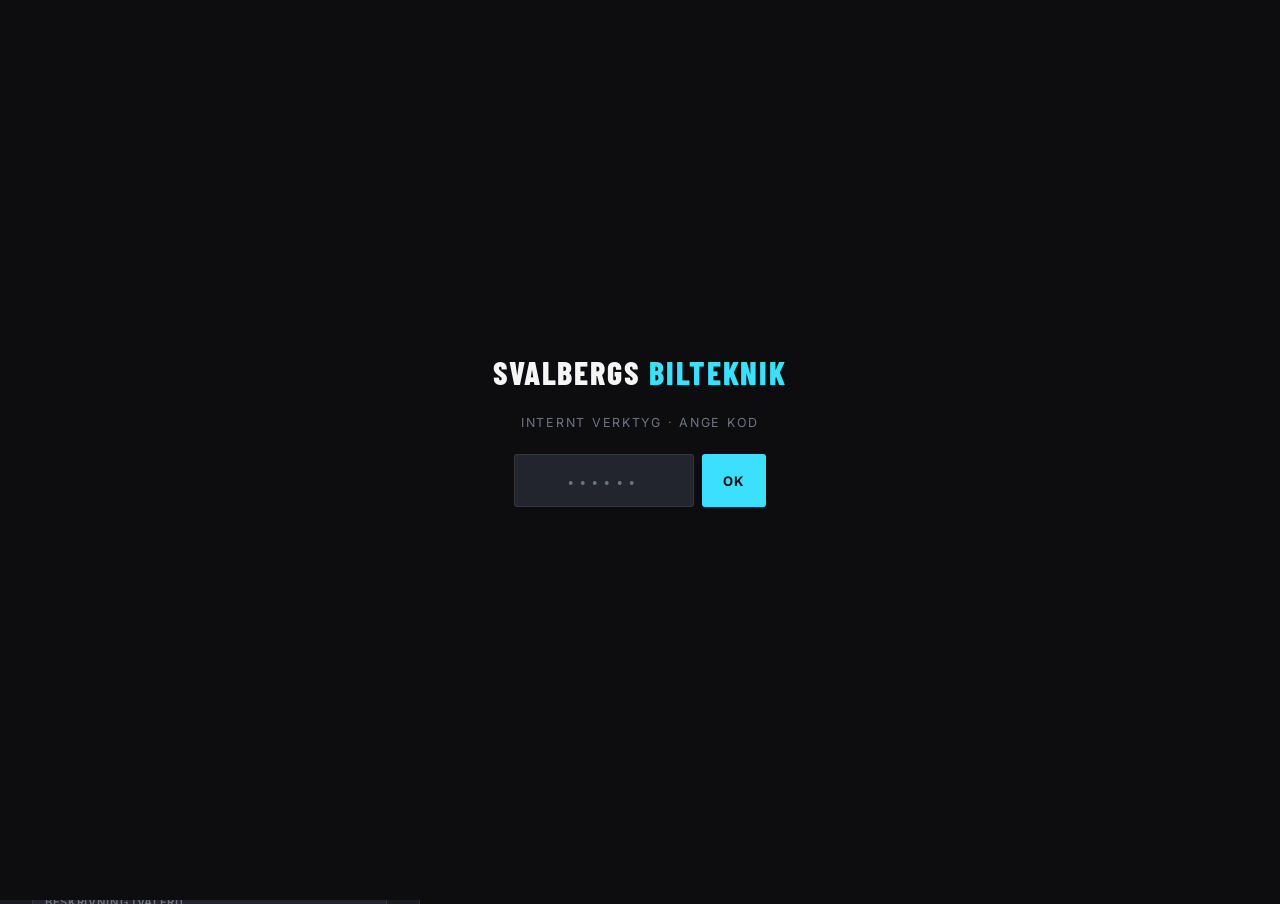
<file: offert.html>
<!DOCTYPE html>
<html lang="sv">
<head>
<meta charset="UTF-8">
<meta name="viewport" content="width=device-width, initial-scale=1.0">
<title>Offertverktyg – Svalbergs Bilteknik</title>
<link rel="preconnect" href="https://fonts.googleapis.com">
<link rel="preconnect" href="https://fonts.gstatic.com" crossorigin>
<link href="https://fonts.googleapis.com/css2?family=Barlow+Condensed:wght@400;600;800&family=Inter:wght@400;500;600&display=swap" rel="stylesheet">
<style>
*, *::before, *::after { box-sizing: border-box; margin: 0; padding: 0; }
:root {
  --carbon: #0D0D0F; --steel: #1A1C22; --panel: #22252D;
  --ice: #3DDFFF; --ice-dim: rgba(61,223,255,0.12); --ice-border: rgba(61,223,255,0.3);
  --tungsten: #C8C0B4; --white: #F5F5F5; --muted: #6E7380; --divider: rgba(255,255,255,0.08);
  --green: #2CB97A; --green-dim: rgba(44,185,122,0.12); --green-border: rgba(44,185,122,0.3);
}
html { scroll-behavior: smooth; }
body { font-family: 'Inter', sans-serif; background: var(--carbon); color: var(--white); min-height: 100vh; overflow: hidden; }

/* ── Nav ── */
nav { display:flex; align-items:center; justify-content:space-between; padding:1.1rem 2rem; background:rgba(13,13,15,0.95); border-bottom:1px solid var(--divider); position:sticky; top:0; z-index:50; }
.nav-logo { font-family:'Barlow Condensed',sans-serif; font-weight:800; font-size:1.4rem; letter-spacing:0.06em; text-transform:uppercase; color:var(--white); text-decoration:none; }
.nav-logo span { color:var(--ice); }
.nav-back { font-size:0.78rem; font-weight:600; letter-spacing:0.08em; text-transform:uppercase; color:var(--muted); text-decoration:none; display:flex; align-items:center; gap:0.4rem; transition:color 0.2s; }
.nav-back:hover { color:var(--white); }

/* ── Layout ── */
.workspace { display:grid; grid-template-columns:420px 1fr; gap:0; height:calc(100vh - 58px); overflow:hidden; }

/* ── Scrollbar ── */
::-webkit-scrollbar { width:5px; height:5px; }
::-webkit-scrollbar-track { background:transparent; }
::-webkit-scrollbar-thumb { background:rgba(61,223,255,0.25); border-radius:10px; }
::-webkit-scrollbar-thumb:hover { background:rgba(61,223,255,0.5); }
* { scrollbar-width:thin; scrollbar-color:rgba(61,223,255,0.25) transparent; }

/* ── Form panel ── */
.form-panel { background:var(--steel); border-right:1px solid var(--divider); padding:2rem; overflow-y:auto; height:100%; }
.form-panel h2 { font-family:'Barlow Condensed',sans-serif; font-weight:800; font-size:1.4rem; text-transform:uppercase; margin-bottom:1.5rem; color:var(--white); }
.form-section { margin-bottom:1.8rem; }
.form-section-label { font-size:0.65rem; font-weight:700; letter-spacing:0.15em; text-transform:uppercase; color:var(--ice); margin-bottom:0.8rem; padding-bottom:0.5rem; border-bottom:1px solid var(--divider); }
.field-row { display:grid; grid-template-columns:1fr 1fr; gap:0.6rem; margin-bottom:0.6rem; }
.field-row.single { grid-template-columns:1fr; }
label { display:block; font-size:0.7rem; font-weight:600; letter-spacing:0.06em; color:var(--muted); margin-bottom:0.3rem; text-transform:uppercase; }
input, textarea, select {
  width:100%; background:var(--panel); border:1px solid rgba(255,255,255,0.1);
  border-radius:3px; color:var(--white); font-family:'Inter',sans-serif;
  font-size:0.85rem; padding:0.65rem 0.85rem; outline:none; transition:border-color 0.2s;
}
input:focus, textarea:focus, select:focus { border-color:var(--ice-border); }
input::placeholder, textarea::placeholder { color:var(--muted); }
select { appearance:none; cursor:pointer; }
select option { background:var(--panel); }
textarea { resize:vertical; min-height:70px; }

/* ── Line items ── */
.line-items { display:flex; flex-direction:column; gap:0.5rem; margin-bottom:0.8rem; }
.line-item { background:var(--panel); border:1px solid var(--divider); border-radius:4px; padding:0.75rem; position:relative; }
.line-item-row { display:grid; grid-template-columns:1fr 60px 80px; gap:0.5rem; margin-bottom:0.4rem; }
.line-item-row.desc-row { grid-template-columns:1fr; }
.remove-line { position:absolute; top:0.5rem; right:0.5rem; background:none; border:none; color:var(--muted); cursor:pointer; font-size:1rem; line-height:1; transition:color 0.15s; padding:2px 4px; }
.free-toggle { font-size:0.68rem; font-weight:700; letter-spacing:0.08em; text-transform:uppercase; background:var(--panel); border:1px solid var(--divider); border-radius:3px; color:var(--muted); cursor:pointer; padding:0.25rem 0.55rem; transition:all 0.15s; margin-top:0.35rem; }
.free-toggle.active { background:var(--green-dim); border-color:var(--green-border); color:var(--green); }
.strike { text-decoration:line-through; color:#aaa; }
.remove-line:hover { color:#ff6b6b; }

.btn-add-line { width:100%; background:var(--ice-dim); border:1px dashed var(--ice-border); border-radius:3px; color:var(--ice); font-family:'Inter',sans-serif; font-size:0.78rem; font-weight:600; letter-spacing:0.08em; text-transform:uppercase; padding:0.6rem; cursor:pointer; transition:background 0.15s; }
.btn-add-line:hover { background:rgba(61,223,255,0.2); }

.btn-print { width:100%; background:var(--ice); border:none; border-radius:3px; color:var(--carbon); font-family:'Inter',sans-serif; font-size:0.82rem; font-weight:700; letter-spacing:0.1em; text-transform:uppercase; padding:0.85rem; cursor:pointer; transition:opacity 0.2s; margin-top:1rem; }
.btn-print:hover { opacity:0.85; }
.btn-save { width:100%; background:var(--green-dim); border:1px solid var(--green-border); border-radius:3px; color:var(--green); font-family:'Inter',sans-serif; font-size:0.82rem; font-weight:700; letter-spacing:0.1em; text-transform:uppercase; padding:0.85rem; cursor:pointer; transition:background 0.15s; margin-top:0.5rem; }
.btn-save:hover { background:rgba(44,185,122,0.25); }
.btn-new { width:100%; background:none; border:1px solid var(--divider); border-radius:3px; color:var(--muted); font-family:'Inter',sans-serif; font-size:0.78rem; font-weight:600; letter-spacing:0.08em; text-transform:uppercase; padding:0.65rem; cursor:pointer; transition:all 0.15s; margin-top:0.5rem; }
.btn-new:hover { border-color:rgba(255,255,255,0.25); color:var(--white); }

/* ── Payment toggles ── */
.payment-toggles { display:flex; flex-wrap:wrap; gap:0.4rem; }
.pay-btn {
  background:var(--panel); border:1px solid var(--divider); border-radius:3px;
  color:var(--muted); font-family:'Inter',sans-serif; font-size:0.75rem;
  font-weight:600; letter-spacing:0.06em; text-transform:uppercase;
  padding:0.45rem 0.9rem; cursor:pointer; transition:all 0.15s;
}
.pay-btn:hover { border-color:rgba(255,255,255,0.2); color:var(--white); }
.pay-btn.active { background:var(--ice-dim); border-color:var(--ice-border); color:var(--ice); }

/* ── Discount ── */
.discount-row { display:flex; align-items:center; gap:0.5rem; margin-top:0.6rem; }
.discount-row input[type=number] { width:80px; text-align:center; }
.discount-row select { width:70px; }
.discount-presets { display:flex; flex-wrap:wrap; gap:0.4rem; margin-top:0.5rem; }
.preset-btn {
  background:var(--panel); border:1px solid var(--divider); border-radius:3px;
  color:var(--muted); font-family:'Inter',sans-serif; font-size:0.72rem;
  font-weight:600; letter-spacing:0.05em; padding:0.35rem 0.65rem; cursor:pointer; transition:all 0.15s;
}
.preset-btn:hover { border-color:rgba(255,255,255,0.2); color:var(--white); }
.preset-btn.friend { border-color:var(--green-border); color:var(--green); background:var(--green-dim); }
.preset-btn.friend:hover { background:rgba(44,185,122,0.25); }

/* ── Mode toggle ── */
.mode-toggle { display:flex; background:var(--panel); border:1px solid var(--divider); border-radius:4px; overflow:hidden; margin-bottom:1.5rem; }
.mode-btn { flex:1; background:none; border:none; color:var(--muted); font-family:'Inter',sans-serif; font-size:0.75rem; font-weight:600; letter-spacing:0.08em; text-transform:uppercase; padding:0.6rem 0.5rem; cursor:pointer; transition:all 0.2s; }
.mode-btn.active { background:var(--ice); color:var(--carbon); }
.mode-note { font-size:0.75rem; color:var(--muted); line-height:1.6; padding:0.6rem 0.75rem; background:var(--panel); border:1px solid var(--divider); border-radius:3px; margin-bottom:1.2rem; }
.mode-note strong { color:var(--tungsten); }

/* Saved list */
.saved-list { display:flex; flex-direction:column; gap:0.4rem; margin-top:0.6rem; max-height:160px; overflow-y:auto; }
.saved-item { display:flex; align-items:center; justify-content:space-between; background:var(--panel); border:1px solid var(--divider); border-radius:3px; padding:0.5rem 0.75rem; font-size:0.8rem; cursor:pointer; transition:border-color 0.15s; }
.saved-item:hover { border-color:var(--ice-border); }
.saved-item span { color:var(--muted); font-size:0.72rem; }
.saved-item-del { background:none; border:none; color:var(--muted); cursor:pointer; font-size:0.9rem; padding:0 2px; }
.saved-item-del:hover { color:#ff6b6b; }

/* ── Preview panel ── */
.preview-panel { padding:2.5rem; overflow-y:auto; background:var(--carbon); height:100%; }
.preview-wrap { max-width:720px; margin:0 auto; }

/* ── Offert document ── */
.offert-doc {
  background:#fff; color:#1a1a1a; border-radius:6px;
  padding:3rem; font-family:'Inter',sans-serif; font-size:14px; line-height:1.6;
  box-shadow:0 4px 32px rgba(0,0,0,0.5);
}
.offert-header { display:flex; justify-content:space-between; align-items:flex-start; margin-bottom:2.5rem; border-bottom:2px solid #1a1a1a; padding-bottom:1.5rem; }
.offert-company { font-size:22px; font-weight:800; font-family:'Barlow Condensed',sans-serif; text-transform:uppercase; letter-spacing:0.04em; color:#0D0D0F; }
.offert-company span { color:#0088aa; }
.offert-company-sub { font-size:12px; color:#888; margin-top:2px; }
.offert-num { text-align:right; }
.offert-num .label { font-size:10px; font-weight:700; letter-spacing:0.14em; text-transform:uppercase; color:#aaa; }
.offert-num .num { font-size:20px; font-weight:700; color:#0D0D0F; margin-top:2px; }

.offert-meta { display:grid; grid-template-columns:1fr 1fr; gap:1rem; margin-bottom:2rem; }
.meta-box { background:#f7f7f5; border-radius:4px; padding:0.75rem 1rem; }
.meta-box .lbl { font-size:10px; font-weight:700; letter-spacing:0.12em; text-transform:uppercase; color:#aaa; margin-bottom:4px; }
.meta-box .val { font-size:14px; font-weight:600; color:#1a1a1a; }
.meta-box .sub { font-size:12px; color:#666; }

.offert-dates { display:grid; grid-template-columns:1fr 1fr; gap:1rem; margin-bottom:2rem; }
.date-item .lbl { font-size:10px; font-weight:700; letter-spacing:0.12em; text-transform:uppercase; color:#aaa; margin-bottom:2px; }
.date-item .val { font-size:13px; color:#1a1a1a; }

/* Table */
.offert-table { width:100%; border-collapse:collapse; margin-bottom:1.5rem; }
.offert-table thead tr { border-bottom:1.5px solid #1a1a1a; }
.offert-table thead th { font-size:10px; font-weight:700; letter-spacing:0.1em; text-transform:uppercase; color:#888; padding:0 0 8px; text-align:left; }
.offert-table thead th.r { text-align:right; }
.offert-table tbody tr { border-bottom:1px solid #e8e8e8; }
.offert-table tbody tr:last-child { border-bottom:none; }
.offert-table td { padding:10px 0; vertical-align:top; }
.offert-table td.r { text-align:right; }
.row-name { font-size:14px; font-weight:600; color:#1a1a1a; }
.row-desc { font-size:12px; color:#888; margin-top:1px; }
.row-price { font-size:14px; color:#555; }
.row-total { font-size:14px; font-weight:600; color:#1a1a1a; }

/* Totals */
.offert-totals { display:flex; flex-direction:column; align-items:flex-end; gap:4px; border-top:1px solid #e8e8e8; padding-top:1rem; margin-bottom:1.5rem; }
.total-row { display:flex; gap:4rem; }
.total-row .tl { font-size:13px; color:#888; }
.total-row .tv { font-size:13px; color:#1a1a1a; }
.total-row.grand { border-top:1px solid #ccc; padding-top:8px; margin-top:4px; }
.total-row.grand .tl { font-size:15px; font-weight:600; color:#1a1a1a; }
.total-row.grand .tv { font-size:15px; font-weight:700; color:#0088aa; }

/* Notes */
.offert-notes { background:#f7f7f5; border-radius:4px; padding:0.75rem 1rem; margin-bottom:1.5rem; font-size:12px; color:#666; line-height:1.7; }
.offert-notes strong { color:#1a1a1a; display:block; margin-bottom:2px; font-size:10px; letter-spacing:0.1em; text-transform:uppercase; }

.offert-footer { display:flex; justify-content:space-between; align-items:center; border-top:1px solid #e8e8e8; padding-top:1rem; }
.offert-footer .f-company { font-size:12px; color:#aaa; }
.offert-status { font-size:10px; font-weight:700; letter-spacing:0.1em; text-transform:uppercase; padding:4px 10px; border-radius:3px; }
.status-pending { background:#e8f7ef; color:#0f7040; border:1px solid #a8dfc0; }
.status-approved { background:#e8f0fb; color:#1a5cb5; border:1px solid #a8c4f0; }

/* ── Print ── */
@media print {
  nav, .form-panel, .num-modal-overlay, #gate { display:none !important; }
  .workspace { display:block; }
  .preview-panel { padding:0; background:#fff; }
  .preview-wrap { max-width:100%; margin:0; }
  .offert-doc { box-shadow:none; border-radius:0; padding:2cm; }
  @page { margin:0; }
}

/* ── Responsive ── */
@media (max-width:900px) {
  .workspace { grid-template-columns:1fr; }
  .form-panel { height:auto; }
  .preview-panel { padding:1.5rem; }
}

  /* ── Access gate ── */
  #gate {
    position:fixed; inset:0; z-index:9999;
    background:var(--carbon);
    display:flex; flex-direction:column; align-items:center; justify-content:center;
    gap:1.5rem;
  }
  #gate.unlocked { display:none; }
  .gate-logo { font-family:'Barlow Condensed',sans-serif; font-weight:800; font-size:2rem; letter-spacing:0.06em; text-transform:uppercase; color:var(--white); }
  .gate-logo span { color:var(--ice); }
  .gate-label { font-size:0.78rem; letter-spacing:0.14em; text-transform:uppercase; color:var(--muted); }
  .gate-input-wrap { display:flex; gap:0.5rem; }
  #gate-input {
    width:180px; background:var(--panel); border:1px solid var(--divider);
    border-radius:3px; color:var(--white); font-family:'Barlow Condensed',sans-serif;
    font-size:1.5rem; font-weight:700; letter-spacing:0.3em; text-transform:uppercase;
    padding:0.7rem 1rem; outline:none; text-align:center; transition:border-color 0.2s;
  }
  #gate-input:focus { border-color:var(--ice-border); }
  #gate-input.shake { border-color:rgba(255,80,80,0.6); animation:gshake 0.3s ease; }
  @keyframes gshake { 0%,100%{transform:translateX(0)} 25%{transform:translateX(-6px)} 75%{transform:translateX(6px)} }
  #gate-btn {
    background:var(--ice); border:none; border-radius:3px; color:var(--carbon);
    font-family:'Inter',sans-serif; font-size:0.82rem; font-weight:700;
    letter-spacing:0.1em; text-transform:uppercase; padding:0.7rem 1.3rem; cursor:pointer; transition:opacity 0.2s;
  }
  #gate-btn:hover { opacity:0.85; }
  .gate-error { font-size:0.78rem; color:rgba(255,100,100,0.9); min-height:1rem; }


  /* ── Page number modal ── */
  .num-modal-overlay {
    display:none; position:fixed; inset:0; z-index:1000;
    background:rgba(13,13,15,0.85); align-items:center; justify-content:center;
  }
  .num-modal-overlay.open { display:flex; }
  .num-modal {
    background:var(--steel); border:1px solid var(--ice-border);
    border-radius:8px; padding:2rem; width:320px; text-align:center;
    box-shadow:0 8px 32px rgba(0,0,0,0.5);
  }
  .num-modal h3 { font-family:'Barlow Condensed',sans-serif; font-weight:800; font-size:1.4rem; text-transform:uppercase; margin-bottom:0.4rem; }
  .num-modal p { font-size:0.82rem; color:var(--muted); margin-bottom:1.2rem; }
  .num-modal input { width:100%; text-align:center; font-family:'Barlow Condensed',sans-serif; font-size:1.3rem; font-weight:700; letter-spacing:0.1em; margin-bottom:1rem; }
  .num-modal-btns { display:flex; gap:0.5rem; }
  .num-modal-btns button { flex:1; padding:0.7rem; border:none; border-radius:3px; font-family:'Inter',sans-serif; font-size:0.8rem; font-weight:700; letter-spacing:0.08em; text-transform:uppercase; cursor:pointer; transition:opacity 0.2s; }
  .num-modal-btns .confirm { background:var(--ice); color:var(--carbon); }
  .num-modal-btns .confirm:hover { opacity:0.85; }
  .num-modal-btns .cancel { background:var(--panel); color:var(--muted); border:1px solid var(--divider); }
  .num-modal-btns .cancel:hover { color:var(--white); }

</style>
</head>
<body>

<div id="gate">
  <div class="gate-logo">Svalbergs<span> Bilteknik</span></div>
  <div class="gate-label">Internt verktyg · Ange kod</div>
  <div class="gate-input-wrap">
    <input type="text" id="gate-input" maxlength="6" placeholder="······" autocomplete="off" autocorrect="off" spellcheck="false" oninput="this.value=this.value.toUpperCase().replace(/[^A-Z0-9]/g,'')">
    <button id="gate-btn" onclick="checkGate()">OK</button>
  </div>
  <div class="gate-error" id="gate-error"></div>
</div>

<nav>
  <a href="index.html" class="nav-logo">Svalbergs<span> Bilteknik</span></a>
  <div style="display:flex;gap:1rem;align-items:center;">
    <a href="leverans.html" class="nav-back">Leveranskvitto</a>
    <a href="index.html" class="nav-back">← Tillbaka</a>
  </div>
</nav>

<div class="workspace">

  <!-- ── FORM PANEL ── -->
  <div class="form-panel">
    <h2>Ny offert</h2>

    <div class="mode-toggle">
      <button class="mode-btn active" id="btnPrivat" onclick="setMode('privat')">👤 Privatperson</button>
      <button class="mode-btn" id="btnFirma" onclick="setMode('firma')">🏢 Enskild firma</button>
    </div>
    <div class="mode-note" id="modeNote">
      <strong>Privatperson-läge:</strong> Ingen moms. Betalning via Swish. Dokumentet kallas "Prisuppgift".
    </div>

    <div class="form-section">
      <div class="form-section-label">Offertinfo</div>
      <div class="field-row">
        <div>
          <label>Offertnummer</label>
          <div style="display:flex;gap:0.4rem;">
            <input type="text" id="f-num" placeholder="2025-001" style="flex:1;">
            <button onclick="resetCounter()" title="Nollställ räknaren" style="background:var(--panel);border:1px solid var(--divider);border-radius:3px;color:var(--muted);cursor:pointer;padding:0 0.6rem;font-size:0.85rem;transition:all 0.15s;" onmouseover="this.style.color='var(--white)'" onmouseout="this.style.color='var(--muted)'">↺</button>
          </div>
        </div>
        <div>
          <label>Status</label>
          <select id="f-status">
            <option value="pending">Inväntar godkännande</option>
            <option value="approved">Godkänd</option>
            <option value="invoiced">Fakturerad</option>
          </select>
        </div>
      </div>
      <div class="field-row">
        <div>
          <label>Offertdatum</label>
          <input type="date" id="f-date">
        </div>
        <div>
          <label>Giltig till</label>
          <input type="date" id="f-valid">
        </div>
      </div>
    </div>

    <div class="form-section">
      <div class="form-section-label">Kund</div>
      <div class="field-row single">
        <div>
          <label>Namn</label>
          <input type="text" id="f-name" placeholder="Erik Lindqvist">
        </div>
      </div>
      <div class="field-row">
        <div>
          <label>Stad / Område</label>
          <input type="text" id="f-city" placeholder="Stockholm">
        </div>
        <div>
          <label>E-post (valfritt)</label>
          <input type="email" id="f-email" placeholder="erik@mail.se">
        </div>
      </div>
    </div>

    <div class="form-section">
      <div class="form-section-label">Fordon</div>
      <div class="field-row">
        <div>
          <label>Märke & Modell</label>
          <input type="text" id="f-car" placeholder="Renault Clio V">
        </div>
        <div>
          <label>Registreringsnummer</label>
          <input type="text" id="f-reg" placeholder="ABC123" oninput="this.value=this.value.toUpperCase()">
        </div>
      </div>
    </div>

    <div class="form-section">
      <div class="form-section-label">Tjänster &amp; material</div>
      <div class="line-items" id="lineItems"></div>
      <div class="form-section-label" style="margin-top:0.5rem;">Snabbval</div>
      <div style="display:flex;flex-wrap:wrap;gap:0.4rem;margin-bottom:0.8rem;">
        <button class="preset-btn" onclick="addLine('Felsökning','Diagnostik och felsökning av befintligt system',1,495)">Felsökning</button>
        <button class="preset-btn" onclick="addLine('Montering / Installation','Arbetstid för installation',1,495)">Montering</button>
        <button class="preset-btn" onclick="addLine('Bilstereo / Radio','Inkl. adapterkablar och montering',1,799)">Stereo</button>
        <button class="preset-btn" onclick="addLine('Subwoofer','Montering i koffert eller under säte',1,599)">Subwoofer</button>
        <button class="preset-btn" onclick="addLine('Förstärkare','Montering, inställning och kalibrering',1,799)">Förstärkare</button>
        <button class="preset-btn" onclick="addLine('DSP – Digital signalprocessor','Installation och grundkalibrering',1,1199)">DSP</button>
        <button class="preset-btn" onclick="addLine('Mikrofon-kalibrering (UMIK-1)','Mätbaserad kalibrering av DSP/EQ',1,499)">UMIK-1 kal.</button>
        <button class="preset-btn" onclick="addLine('Effektledning','OFC-kabel, säkringsbox och jordledning',1,699)">Effektledning</button>
        <button class="preset-btn" onclick="addLine('Dörrhögtalare (par)','Montering inkl. adaptrar',1,499)">Dörrhögtalare</button>
        <button class="preset-btn" onclick="addLine('Ljudisolering – dörrar','CLD-matta i dörrblad, ett par',1,799)">Dörrisolering</button>
        <button class="preset-btn" onclick="addLine('Dashcam','Diskret montering med dold kabeldragning',1,499)">Dashcam</button>
        <button class="preset-btn" onclick="addLine('Extra belysning / LED','Montering inkl. relä och säkring',1,599)">LED</button>
        <button class="preset-btn" onclick="addLine('Material','',1,0)">Material</button>
        <button class="preset-btn" onclick="addLine('Arbetstid','',1,495)">Arbetstid</button>
      </div>
      <button class="btn-add-line" onclick="addLine()">+ Tom rad</button>
    </div>

    <div class="form-section">
      <div class="form-section-label">Rabatt</div>
      <div class="discount-row">
        <input type="number" id="f-discount" value="0" min="0" step="1" oninput="renderPreview()" placeholder="0">
        <select id="f-discount-type" onchange="renderPreview()">
          <option value="pct">%</option>
          <option value="kr">kr</option>
        </select>
        <span style="font-size:0.78rem;color:var(--muted);" id="discount-preview-txt">— ingen rabatt</span>
      </div>
      <div class="discount-presets">
        <button class="preset-btn friend" onclick="setDiscount(100,'pct','Kompis/familj – gratis 💚')">Gratis 💚</button>
        <button class="preset-btn friend" onclick="setDiscount(50,'pct','Kompis/familj – 50%')">Kompis 50%</button>
        <button class="preset-btn friend" onclick="setDiscount(25,'pct','Familjerabatt 25%')">Familj 25%</button>
        <button class="preset-btn" onclick="setDiscount(10,'pct','10% rabatt')">10%</button>
        <button class="preset-btn" onclick="setDiscount(0,'pct','')">Nollställ</button>
      </div>
      <div id="f-discount-reason-wrap" style="margin-top:0.5rem;display:none;">
        <label>Rabattorsak (visas på prisuppgiften)</label>
        <input type="text" id="f-discount-reason" placeholder="Kompis/familj" oninput="renderPreview()">
      </div>
    </div>

    <div class="form-section">
      <div class="form-section-label">Prisnotering (fritext)</div>
      <div class="field-row single">
        <div>
          <label>Visas bredvid totalsumman</label>
          <input type="text" id="f-price-note" placeholder="t.ex. Inkl. alla delar och arbetstid" oninput="renderPreview()">
        </div>
      </div>
      <div style="display:flex;flex-wrap:wrap;gap:0.4rem;margin-top:0.5rem;">
        <button class="preset-btn" onclick="setPriceNote('Inkl. alla delar och arbetstid')">Inkl. allt</button>
        <button class="preset-btn" onclick="setPriceNote('Material tillkommer')">Material tillkommer</button>
        <button class="preset-btn" onclick="setPriceNote('Offertpris – fast pris')">Fast pris</button>
        <button class="preset-btn" onclick="setPriceNote('Ungefärligt pris')">Ungefärligt</button>
        <button class="preset-btn" onclick="setPriceNote('')">Rensa</button>
      </div>
    </div>

    <div class="form-section">
      <div class="form-section-label">Betalningssätt</div>
      <div class="payment-toggles" id="paymentToggles">
        <button class="pay-btn active" onclick="togglePayment('Swish', this)">Swish</button>
        <button class="pay-btn" onclick="togglePayment('Kontant', this)">Kontant</button>
        <button class="pay-btn" onclick="togglePayment('Kort', this)">Kort</button>
        <button class="pay-btn" onclick="togglePayment('Faktura', this)">Faktura</button>
        <button class="pay-btn" onclick="togglePayment('Banköverföring', this)">Bankgiro</button>
      </div>
    </div>

    <div class="form-section">
      <div class="form-section-label">Anteckningar</div>
      <div class="field-row single">
        <div>
          <label>Villkor / notering</label>
          <textarea id="f-notes" placeholder="Betalning sker via Swish efter avslutat arbete. Prisuppgiften är giltig i 30 dagar.">Betalning sker via Swish efter avslutat arbete. Prisuppgiften är giltig i 30 dagar.</textarea>
        </div>
      </div>
    </div>

    <button class="btn-print" onclick="openNumModal()">🖨 Skriv ut / Spara som PDF</button>
    <button class="btn-save" onclick="saveQuote()">💾 Spara offert</button>
    <button class="btn-new" onclick="newQuote()">+ Ny offert</button>

    <div class="form-section" style="margin-top:1.5rem;">
      <div class="form-section-label">Sparade offerter</div>
      <div class="saved-list" id="savedList"></div>
    </div>
  </div>

  <!-- ── PREVIEW PANEL ── -->
  <div class="preview-panel">
    <div class="preview-wrap">
      <div class="offert-doc" id="offertDoc">

        <div class="offert-header">
          <div>
            <div class="offert-company">Svalbergs<span> Bilteknik</span></div>
            <div class="offert-company-sub">svalbergs.se</div>
          </div>
          <div class="offert-num">
            <div class="label" id="p-doc-type">Prisuppgift</div>
            <div class="num" id="p-num">#2025-001</div>
          </div>
        </div>

        <div class="offert-meta">
          <div class="meta-box">
            <div class="lbl">Kund</div>
            <div class="val" id="p-name">—</div>
            <div class="sub" id="p-city"></div>
            <div class="sub" id="p-email" style="color:#0088aa;"></div>
          </div>
          <div class="meta-box">
            <div class="lbl">Fordon</div>
            <div class="val" id="p-car">—</div>
            <div class="sub" id="p-reg"></div>
          </div>
        </div>

        <div class="offert-dates">
          <div class="date-item">
            <div class="lbl">Offertdatum</div>
            <div class="val" id="p-date">—</div>
          </div>
          <div class="date-item">
            <div class="lbl">Giltig till</div>
            <div class="val" id="p-valid">—</div>
          </div>
        </div>

        <table class="offert-table">
          <thead>
            <tr>
              <th>Tjänst / Material</th>
              <th class="r" style="width:50px;">Antal</th>
              <th class="r" style="width:90px;">Á-pris</th>
              <th class="r" style="width:90px;">Summa</th>
            </tr>
          </thead>
          <tbody id="p-lines">
            <tr><td colspan="4" style="color:#aaa;padding:1rem 0;text-align:center;font-size:13px;">Lägg till rader i formuläret</td></tr>
          </tbody>
        </table>

        <div class="offert-totals" id="p-totals-wrap">
          <div class="total-row" id="p-netto-row"><span class="tl">Netto</span><span class="tv" id="p-netto">0 kr</span></div>
          <div class="total-row" id="p-discount-row" style="display:none;color:#2CB97A;"><span class="tl" id="p-discount-lbl" style="color:#2CB97A;">Rabatt</span><span class="tv" id="p-discount" style="color:#2CB97A;">0 kr</span></div>
          <div class="total-row" id="p-moms-row"><span class="tl">Moms 25%</span><span class="tv" id="p-moms">0 kr</span></div>
          <div class="total-row grand"><span class="tl" id="p-total-lbl">Totalt</span><span class="tv" id="p-total">0 kr</span></div>
          <div id="p-price-note-row" style="display:none;margin-top:4px;font-size:12px;color:#888;text-align:right;"><span id="p-price-note"></span></div>
        </div>

        <div class="offert-notes">
          <strong>Betalningsvillkor</strong>
          <span id="p-notes">Betalning sker efter avslutat arbete via Swish eller banköverföring. Offerten är giltig i 30 dagar.</span>
        </div>

        <div class="offert-footer">
          <div class="f-company">Svalbergs Bilteknik · svalbergs.se</div>
          <div class="offert-status status-pending" id="p-status">Inväntar godkännande</div>
        </div>

      </div>
    </div>
  </div>
</div>

<script>
// ── Helpers ──────────────────────────────────────────────────────────
function fmt(n) { return Math.round(n).toLocaleString('sv-SE') + ' kr'; }
function today() {
  var d = new Date();
  return d.toISOString().split('T')[0];
}
function in30() {
  var d = new Date(); d.setDate(d.getDate() + 30);
  return d.toISOString().split('T')[0];
}
function fmtDate(s) {
  if (!s) return '—';
  var p = s.split('-');
  return p[0].slice(2) + '-' + p[1] + '-' + p[2];
}
function nextNum() {
  var n = parseInt(localStorage.getItem('sb-offert-counter') || '0') + 1;
  localStorage.setItem('sb-offert-counter', n);
  return '2025-' + String(n).padStart(3, '0');
}

function resetCounter() {
  var val = prompt('Sätt räknaren till vilket nummer? (nuvarande: ' + (localStorage.getItem('sb-offert-counter')||'0') + ')', '0');
  if (val === null) return;
  var n = parseInt(val) || 0;
  localStorage.setItem('sb-offert-counter', n);
  var numEl = document.getElementById('f-num');
  numEl.value = '2025-' + String(n + 1).padStart(3, '0');
  numEl.dispatchEvent(new Event('input'));
}

// ── Line items ────────────────────────────────────────────────────────
var lines = [];

function addLine(name, desc, qty, price) {
  var id = Date.now() + Math.random();
  lines.push({ id: id, name: name||'', desc: desc||'', qty: qty||1, price: price||0, free: false });
  renderLines();
}

function removeLine(id) {
  lines = lines.filter(function(l){ return l.id !== id; });
  renderLines();
}

function toggleFree(id) {
  lines.forEach(function(l){ if(l.id === id) l.free = !l.free; });
  renderLines();
}

function renderLines() {
  var container = document.getElementById('lineItems');
  container.innerHTML = '';
  lines.forEach(function(l) {
    var div = document.createElement('div');
    div.className = 'line-item';
    div.innerHTML =
      '<button class="remove-line" onclick="removeLine(' + l.id + ')">✕</button>' +
      '<div class="line-item-row">' +
        '<div><label>Tjänst / Material</label><input type="text" value="' + esc(l.name) + '" oninput="updateLine(' + l.id + ',\'name\',this.value)" placeholder="Bilstereo Kenwood DMX-8021"></div>' +
        '<div><label>Antal</label><input type="number" value="' + l.qty + '" min="1" step="1" oninput="updateLine(' + l.id + ',\'qty\',parseFloat(this.value)||1)" style="text-align:center;"></div>' +
        '<div><label id="price-lbl-' + l.id + '">Á-pris</label><input type="number" value="' + l.price + '" min="0" step="1" oninput="updateLine(' + l.id + ',\'price\',parseFloat(this.value)||0)" style="text-align:right;"></div>' +
      '</div>' +
      '<div class="line-item-row desc-row"><div><label>Beskrivning (valfri)</label><input type="text" value="' + esc(l.desc) + '" oninput="updateLine(' + l.id + ',\'desc\',this.value)" placeholder="Inkl. montering och adapterkablar"></div></div>' +
      '<button class="free-toggle' + (l.free ? ' active' : '') + '" onclick="toggleFree(' + l.id + ')">💚 ' + (l.free ? 'Gratis – klicka för att ångra' : 'Gör gratis') + '</button>';
    container.appendChild(div);
  });
  renderPreview();
}

function updateLine(id, field, val) {
  lines.forEach(function(l){ if (l.id === id) l[field] = val; });
  renderPreview();
}

function esc(s) { return (s||'').replace(/"/g,'&quot;'); }

// ── Live preview ──────────────────────────────────────────────────────
function bind(id, pid, transform) {
  var el = document.getElementById(id);
  var pel = document.getElementById(pid);
  if (!el || !pel) return;
  function update() { pel.textContent = transform ? transform(el.value) : (el.value || '—'); }
  el.addEventListener('input', update);
  el.addEventListener('change', update);
  update();
}

function renderPreview() {
  // Lines table
  var tbody = document.getElementById('p-lines');
  if (lines.length === 0) {
    tbody.innerHTML = '<tr><td colspan="4" style="color:#aaa;padding:1rem 0;text-align:center;font-size:13px;">Lägg till rader i formuläret</td></tr>';
  } else {
    tbody.innerHTML = lines.map(function(l) {
      var sum = (l.qty || 1) * (l.price || 0);
      var isFree = l.free;
      return '<tr>' +
        '<td><div class="row-name">' + (l.name || '—') + '</div>' + (l.desc ? '<div class="row-desc">' + l.desc + '</div>' : '') + '</td>' +
        '<td class="r row-price' + (isFree ? ' strike' : '') + '">' + (l.qty||1) + '</td>' +
        '<td class="r row-price' + (isFree ? ' strike' : '') + '">' + fmt(l.price||0) + '</td>' +
        '<td class="r row-total">' + (isFree ? '<span style="color:#2CB97A;font-weight:700;">Gratis 💚</span>' : fmt(sum)) + '</td>' +
      '</tr>';
    }).join('');
  }
  // Totals
  var netto = lines.reduce(function(s, l){ return s + (l.free ? 0 : (l.qty||1)*(l.price||0)); }, 0);
  var firma = window.currentMode === 'firma';

  // Discount
  var discVal  = parseFloat(document.getElementById('f-discount').value) || 0;
  var discType = document.getElementById('f-discount-type').value;
  var discAmt  = discType === 'pct' ? netto * (discVal / 100) : Math.min(discVal, netto);
  var discReason = (document.getElementById('f-discount-reason') || {}).value || '';
  var afterDisc = Math.max(0, netto - discAmt);
  var moms  = firma ? afterDisc * 0.25 : 0;
  var total = afterDisc + moms;

  // Discount preview text in form
  var discTxt = document.getElementById('discount-preview-txt');
  var reasonWrap = document.getElementById('f-discount-reason-wrap');
  if (discVal > 0) {
    discTxt.textContent = '− ' + fmt(discAmt) + (discType==='pct' ? ' (' + discVal + '%)' : '');
    discTxt.style.color = 'var(--green)';
    reasonWrap.style.display = '';
  } else {
    discTxt.textContent = '— ingen rabatt';
    discTxt.style.color = 'var(--muted)';
    reasonWrap.style.display = 'none';
  }

  // Preview totals
  document.getElementById('p-netto-row').style.display    = (firma || discAmt > 0) ? '' : 'none';
  document.getElementById('p-moms-row').style.display     = firma ? '' : 'none';
  document.getElementById('p-discount-row').style.display = discAmt > 0 ? '' : 'none';
  document.getElementById('p-netto').textContent    = fmt(netto);
  document.getElementById('p-moms').textContent     = fmt(moms);
  document.getElementById('p-discount').textContent = '− ' + fmt(discAmt);
  var dlbl = discReason ? discReason : (discType==='pct' ? discVal + '% rabatt' : 'Rabatt');
  document.getElementById('p-discount-lbl').textContent = dlbl;
  document.getElementById('p-total').textContent    = total === 0 ? 'Gratis 💚' : fmt(total);
  document.getElementById('p-total-lbl').textContent = firma ? 'Totalt inkl. moms' : 'Totalt att betala';
  // Price note
  var priceNote = (document.getElementById('f-price-note')||{}).value || '';
  var pnRow = document.getElementById('p-price-note-row');
  if (pnRow) {
    pnRow.style.display = priceNote ? '' : 'none';
    document.getElementById('p-price-note').textContent = priceNote;
  }
  document.getElementById('p-doc-type').textContent  = firma ? 'Offert' : 'Prisuppgift';
  // Status
  var statusEl  = document.getElementById('p-status');
  var statusVal = document.getElementById('f-status').value;
  var statusMap = {
    pending:  { text: 'Inväntar godkännande', cls: 'status-pending' },
    approved: { text: 'Godkänd',              cls: 'status-approved' },
    invoiced: { text: 'Fakturerad',            cls: 'status-approved' },
  };
  var s = statusMap[statusVal] || statusMap.pending;
  statusEl.textContent = s.text;
  statusEl.className = 'offert-status ' + s.cls;
}

// ── Save / Load ───────────────────────────────────────────────────────
function saveQuote() {
  var num = document.getElementById('f-num').value || 'okänd';
  var name = document.getElementById('f-name').value || 'Okänd kund';
  var quote = {
    num: num, name: name,
    date: document.getElementById('f-date').value,
    valid: document.getElementById('f-valid').value,
    city: document.getElementById('f-city').value,
    email: document.getElementById('f-email').value,
    car: document.getElementById('f-car').value,
    reg: document.getElementById('f-reg').value,
    notes: document.getElementById('f-notes').value,
    status: document.getElementById('f-status').value,
    lines: JSON.parse(JSON.stringify(lines)),
    saved: new Date().toISOString(),
  };
  var saved = JSON.parse(localStorage.getItem('sb-offerter') || '[]');
  var existing = saved.findIndex(function(q){ return q.num === num; });
  if (existing >= 0) saved[existing] = quote; else saved.unshift(quote);
  localStorage.setItem('sb-offerter', JSON.stringify(saved));
  renderSavedList();
  var btn = document.querySelector('.btn-save');
  btn.textContent = '✓ Sparad!';
  setTimeout(function(){ btn.textContent = '💾 Spara offert'; }, 2000);
}

function loadQuote(q) {
  document.getElementById('f-num').value    = q.num || '';
  document.getElementById('f-date').value   = q.date || '';
  document.getElementById('f-valid').value  = q.valid || '';
  document.getElementById('f-name').value   = q.name || '';
  document.getElementById('f-city').value   = q.city || '';
  document.getElementById('f-email').value  = q.email || '';
  document.getElementById('f-car').value    = q.car || '';
  document.getElementById('f-reg').value    = q.reg || '';
  document.getElementById('f-notes').value  = q.notes || '';
  document.getElementById('f-status').value = q.status || 'pending';
  lines = (q.lines || []).map(function(l){ l.id = Date.now()+Math.random(); return l; });
  // Trigger all live bindings
  ['f-num','f-date','f-valid','f-name','f-city','f-email','f-car','f-reg','f-notes','f-status'].forEach(function(id){
    document.getElementById(id).dispatchEvent(new Event('input'));
    document.getElementById(id).dispatchEvent(new Event('change'));
  });
  renderLines();
}

function deleteQuote(num, e) {
  e.stopPropagation();
  var saved = JSON.parse(localStorage.getItem('sb-offerter') || '[]');
  saved = saved.filter(function(q){ return q.num !== num; });
  localStorage.setItem('sb-offerter', JSON.stringify(saved));
  renderSavedList();
}

function renderSavedList() {
  var saved = JSON.parse(localStorage.getItem('sb-offerter') || '[]');
  var container = document.getElementById('savedList');
  if (!saved.length) { container.innerHTML = '<div style="font-size:0.78rem;color:var(--muted);padding:0.4rem 0;">Inga sparade offerter ännu.</div>'; return; }
  container.innerHTML = saved.map(function(q) {
    return '<div class="saved-item" onclick="loadQuote(' + JSON.stringify(q).replace(/"/g,'&quot;') + ')">' +
      '<div><strong style="font-size:0.82rem;">#' + q.num + '</strong> — ' + (q.name||'?') + '<br><span>' + (q.car||'') + ' · ' + fmtDate(q.date) + '</span></div>' +
      '<button class="saved-item-del" onclick="deleteQuote(\'' + q.num + '\',event)" title="Radera">✕</button>' +
    '</div>';
  }).join('');
}

function newQuote() {
  if (!confirm('Rensa formuläret och skapa en ny offert?')) return;
  lines = [];
  var num = nextNum();
  document.getElementById('f-num').value   = num;
  document.getElementById('f-date').value  = today();
  document.getElementById('f-valid').value = in30();
  document.getElementById('f-name').value  = '';
  document.getElementById('f-city').value  = '';
  document.getElementById('f-email').value = '';
  document.getElementById('f-car').value   = '';
  document.getElementById('f-reg').value   = '';
  document.getElementById('f-status').value= 'pending';
  document.getElementById('f-notes').value = getModeNotes();
  // Reset payment buttons to Swish only
  window.selectedPayments = ['Swish'];
  document.querySelectorAll('.pay-btn').forEach(function(b) {
    b.classList.toggle('active', b.textContent === 'Swish');
  });
  ['f-num','f-date','f-valid','f-name','f-city','f-email','f-car','f-reg','f-notes','f-status'].forEach(function(id){
    document.getElementById(id).dispatchEvent(new Event('input'));
    document.getElementById(id).dispatchEvent(new Event('change'));
  });
  renderLines();
}

// ── Init ──────────────────────────────────────────────────────────────
// ── Mode toggle ──────────────────────────────────────────────────────
window.currentMode = 'privat';
window.selectedPayments = ['Swish'];

function getPaymentText() {
  var p = window.selectedPayments;
  if (!p.length) return 'Betalning överenskommes.';
  var last = p.length > 1 ? p.slice(0,-1).join(', ') + ' eller ' + p[p.length-1] : p[0];
  return 'Betalning sker via ' + last + ' efter avslutat arbete.';
}

function setPriceNote(text) {
  var el = document.getElementById('f-price-note');
  if (el) { el.value = text; renderPreview(); }
}

function setDiscount(val, type, reason) {
  document.getElementById('f-discount').value = val;
  document.getElementById('f-discount-type').value = type;
  if (document.getElementById('f-discount-reason')) {
    document.getElementById('f-discount-reason').value = reason;
  }
  renderPreview();
}

function togglePayment(method, btn) {
  var idx = window.selectedPayments.indexOf(method);
  if (idx >= 0) {
    if (window.selectedPayments.length === 1) return; // keep at least one
    window.selectedPayments.splice(idx, 1);
    btn.classList.remove('active');
  } else {
    window.selectedPayments.push(method);
    btn.classList.add('active');
  }
  updateNotesFromPayment();
}

function updateNotesFromPayment() {
  var notesEl = document.getElementById('f-notes');
  var docWord = window.currentMode === 'firma' ? 'Offerten' : 'Prisuppgiften';
  var extra = window.currentMode === 'firma' && window.selectedPayments.includes('Faktura')
    ? ' Faktura utfärdas med 10 dagars betalningstid.' : '';
  notesEl.value = getPaymentText() + extra + ' ' + docWord + ' är giltig i 30 dagar.';
  notesEl.dispatchEvent(new Event('input'));
}

function getModeNotes() {
  var docWord = window.currentMode === 'firma' ? 'Offerten' : 'Prisuppgiften';
  var extra = window.currentMode === 'firma' && window.selectedPayments.includes('Faktura')
    ? ' Faktura utfärdas med 10 dagars betalningstid.' : '';
  return getPaymentText() + extra + ' ' + docWord + ' är giltig i 30 dagar.';
}

function setMode(mode) {
  window.currentMode = mode;
  document.getElementById('btnPrivat').classList.toggle('active', mode === 'privat');
  document.getElementById('btnFirma').classList.toggle('active', mode === 'firma');
  var note = document.getElementById('modeNote');
  if (mode === 'privat') {
    note.innerHTML = '<strong>Privatperson-läge:</strong> Ingen moms. Betalning via Swish. Dokumentet kallas "Prisuppgift".';
  } else {
    note.innerHTML = '<strong>Enskild firma-läge:</strong> Moms 25% läggs till. Offert med fullständig momsredovisning.';
  }
  // Update notes if it still has the default text
  var notesEl = document.getElementById('f-notes');
  updateNotesFromPayment();
  renderPreview();
}

window.addEventListener('DOMContentLoaded', function() {
  // Set defaults
  document.getElementById('f-date').value  = today();
  document.getElementById('f-valid').value = in30();
  document.getElementById('f-num').value   = nextNum();

  // Bind all simple text fields
  bind('f-num',   'p-num',   function(v){ return '#' + (v||'—'); });
  bind('f-name',  'p-name');
  bind('f-city',  'p-city');
  bind('f-email', 'p-email');
  bind('f-car',   'p-car');
  bind('f-reg',   'p-reg',   function(v){ return v ? 'Reg: ' + v : ''; });
  bind('f-date',  'p-date',  fmtDate);
  bind('f-valid', 'p-valid', fmtDate);
  bind('f-notes', 'p-notes');
  document.getElementById('f-status').addEventListener('change', renderPreview);

  // Trigger initial render
  renderLines();
  renderSavedList();

  // Start with one empty line
  addLine();
});

/* Gate */
(function(){
  var SK='sb-gate-v1';
  var H='67d3ad3a495';
  function jh(s){var h=0,i,c;for(i=0;i<s.length;i++){c=s.charCodeAt(i);h=((h<<5)-h)+c;h|=0;}var r=Math.abs(h).toString(16).padStart(8,'0');if(s.length>0){var t=s.length*7+s.charCodeAt(0)*13;r+=t.toString(16);}return r;}
  if(sessionStorage.getItem(SK)===H){document.getElementById('gate').classList.add('unlocked');}
  window.checkGate=function(){
    var v=document.getElementById('gate-input').value.toUpperCase().trim();
    var inp=document.getElementById('gate-input');
    var err=document.getElementById('gate-error');
    if(jh(v)===H){sessionStorage.setItem(SK,H);document.getElementById('gate').classList.add('unlocked');}
    else{inp.classList.add('shake');err.textContent='Fel kod.';setTimeout(function(){inp.classList.remove('shake');inp.value='';inp.focus();},600);}
  };
  document.addEventListener('keydown',function(e){if(e.key==='Enter'&&!document.getElementById('gate').classList.contains('unlocked'))checkGate();});
})();


/* Page number modal */
function openNumModal() {
  document.getElementById('modal-num-input').value = document.getElementById('f-num').value;
  document.getElementById('numModal').classList.add('open');
  setTimeout(function(){ document.getElementById('modal-num-input').focus(); document.getElementById('modal-num-input').select(); }, 50);
}
function closeNumModal() {
  document.getElementById('numModal').classList.remove('open');
}
function confirmNum() {
  var val = document.getElementById('modal-num-input').value.trim();
  if (val) {
    document.getElementById('f-num').value = val;
    document.getElementById('f-num').dispatchEvent(new Event('input'));
  }
  closeNumModal();
  window.print();
}
document.addEventListener('keydown', function(e) {
  if (e.key === 'Escape') closeNumModal();
});

</script>


<!-- Page number modal -->
<div class="num-modal-overlay" id="numModal">
  <div class="num-modal">
    <h3>Offertnummer</h3>
    <p>Kontrollera numret — sedan skriver vi ut.</p>
    <input type="text" id="modal-num-input">
    <div class="num-modal-btns">
      <button class="cancel" onclick="closeNumModal()">Avbryt</button>
      <button class="confirm" onclick="confirmNum()">Bekräfta & skriv ut</button>
    </div>
  </div>
</div>

</body>
</html>
</file>
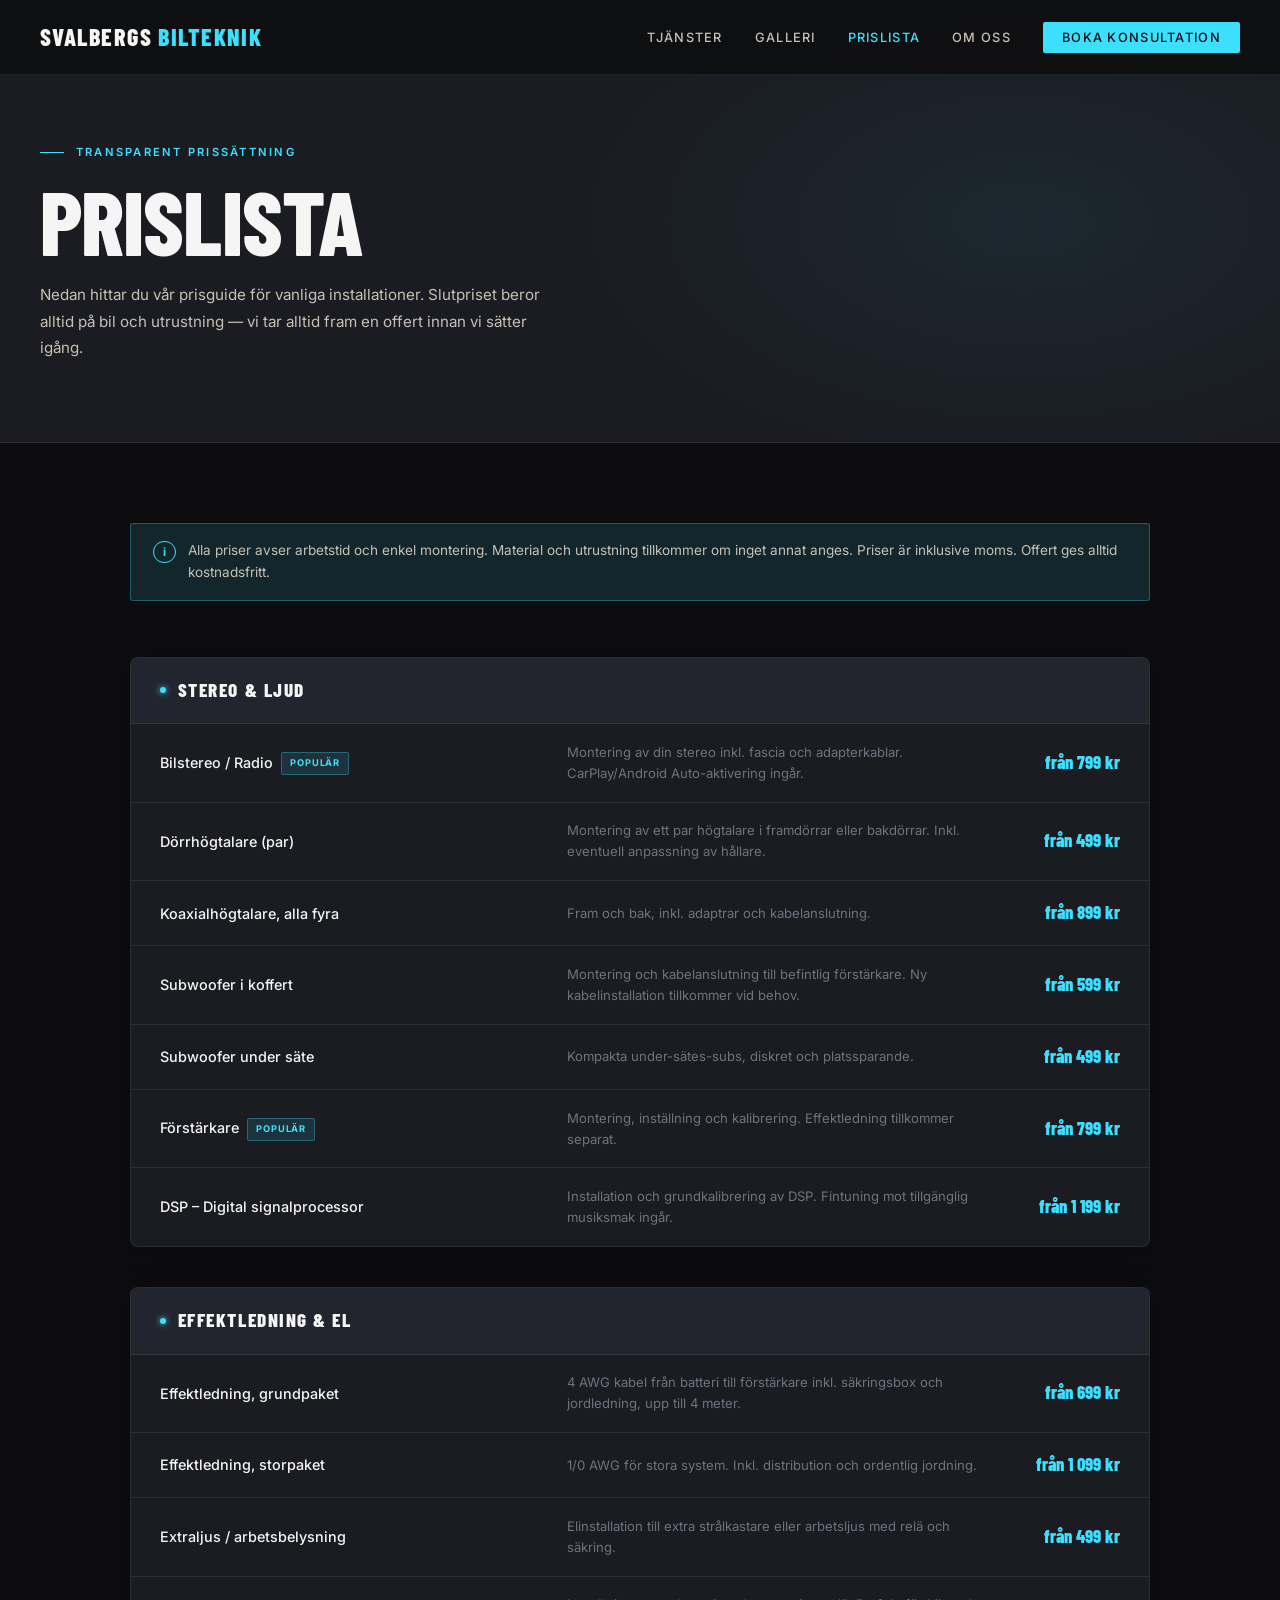
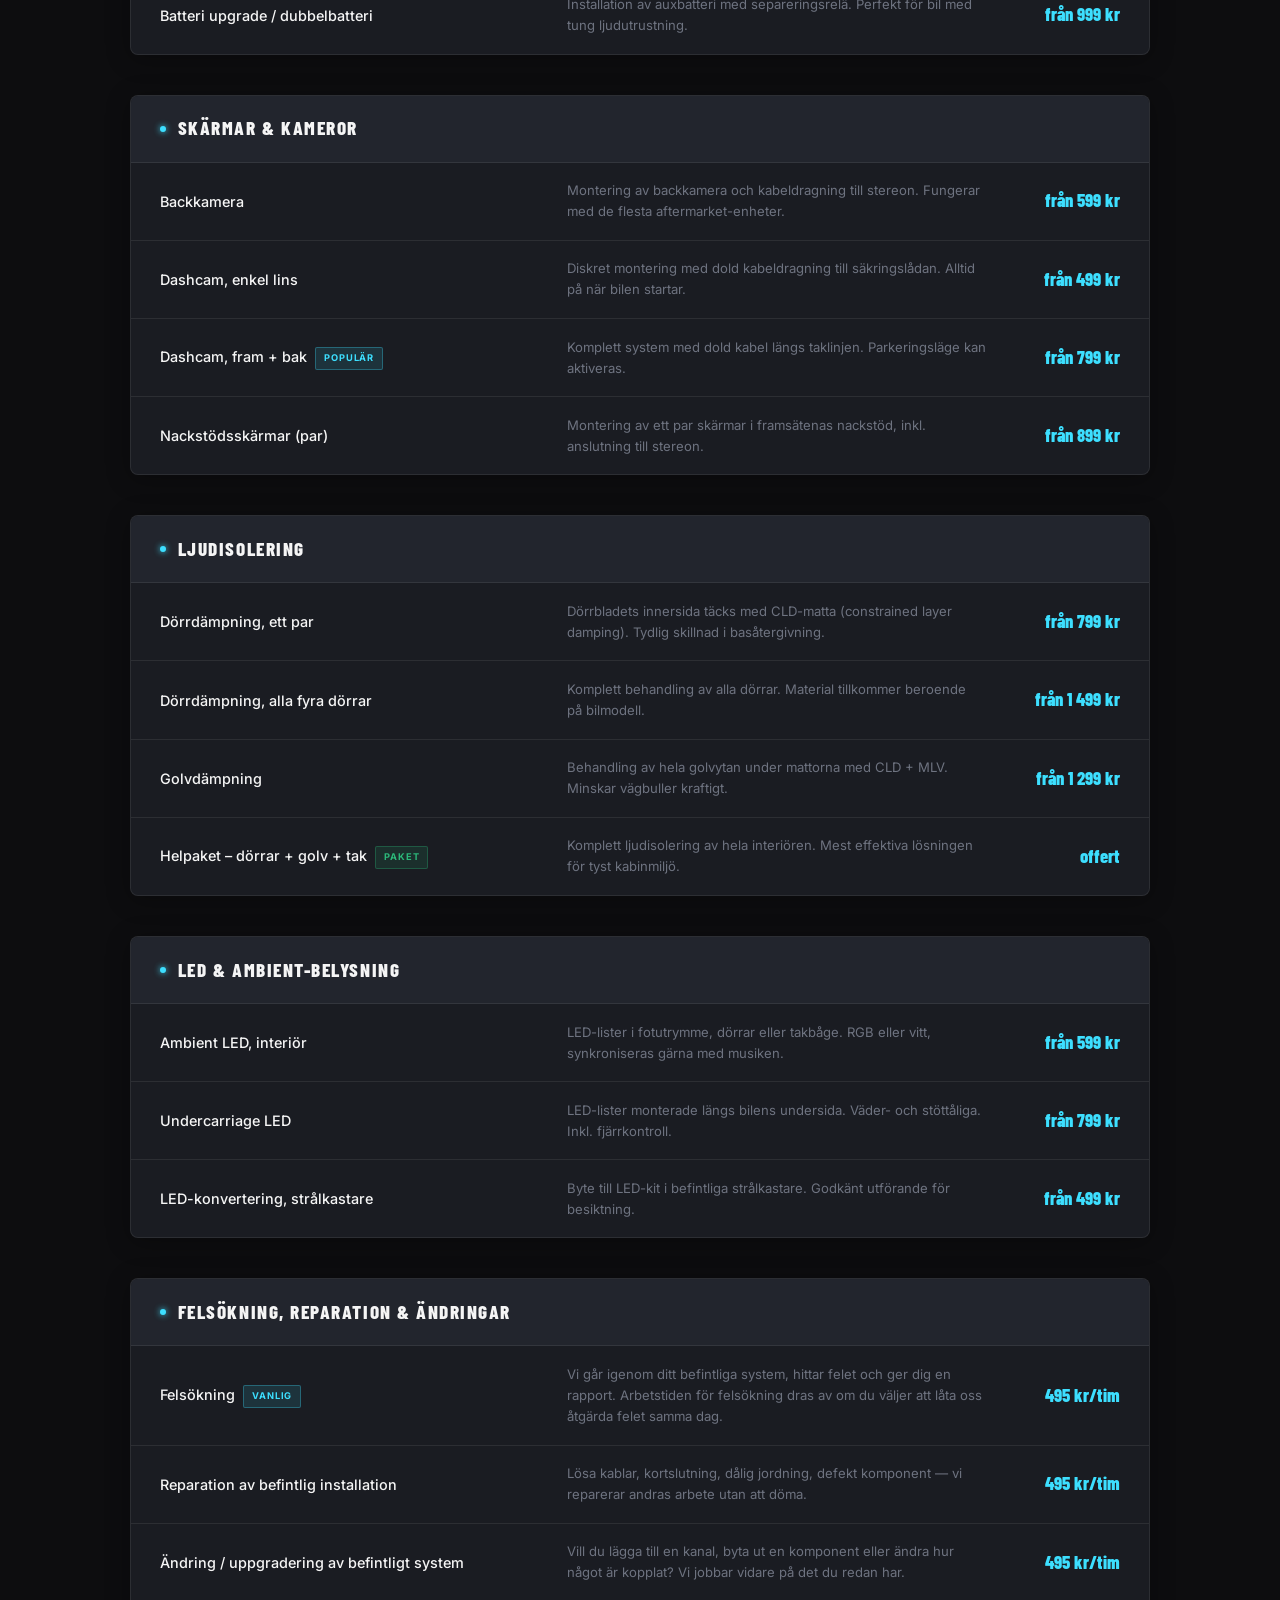
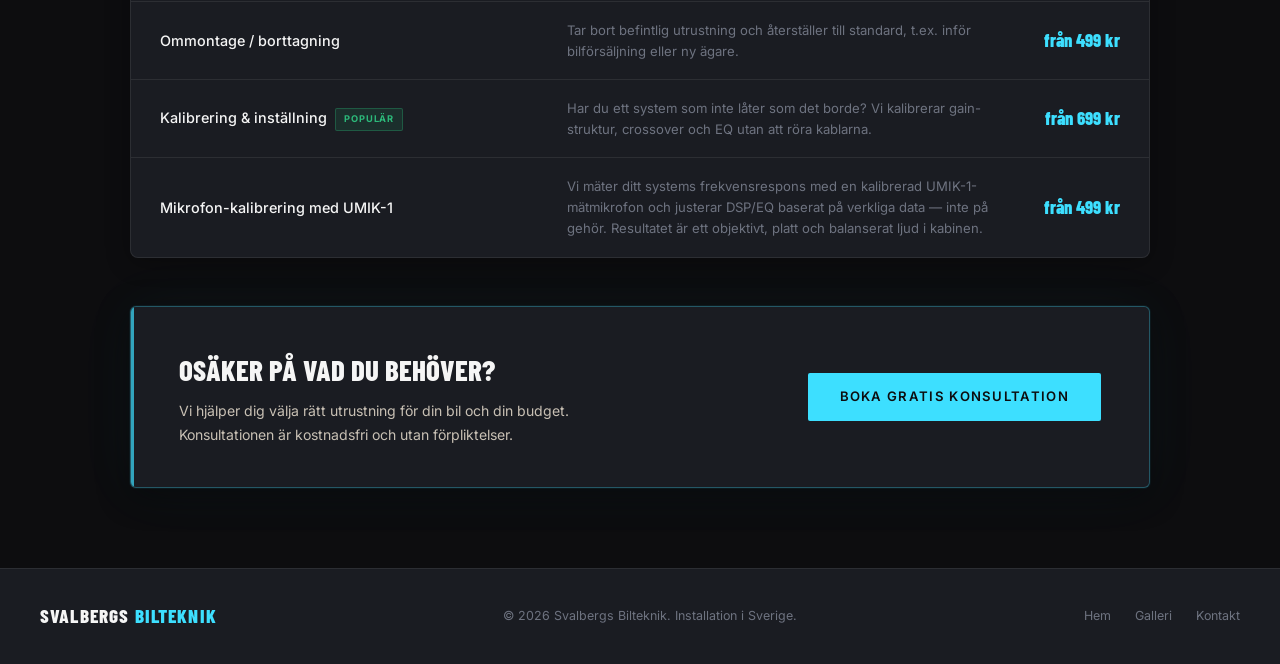
<file: prislista.html>
<!DOCTYPE html>
<html lang="sv">
<head>
<meta charset="UTF-8">
<meta name="viewport" content="width=device-width, initial-scale=1.0">
<title>Prislista – Svalbergs Bilteknik</title>
<meta name="description" content="Transparenta priser på bilstereo, subwoofer, förstärkare, ljudisolering, felsökning och mer. Offert alltid kostnadsfritt.">
<link rel="canonical" href="https://www.svalbergs.se/prislista.html">
<!-- Open Graph -->
<meta property="og:type"        content="website">
<meta property="og:site_name"   content="Svalbergs Bilteknik">
<meta property="og:url"         content="https://www.svalbergs.se/prislista.html">
<meta property="og:title"       content="Prislista – Svalbergs Bilteknik">
<meta property="og:description" content="Transparenta priser på bilstereo, subwoofer, förstärkare, ljudisolering, felsökning och mer. Offert alltid kostnadsfritt.">
<meta property="og:image"       content="https://www.svalbergs.se/img/og-image.jpg">
<meta property="og:image:width"  content="1200">
<meta property="og:image:height" content="630">
<meta property="og:locale"      content="sv_SE">
<!-- Twitter/X -->
<meta name="twitter:card"        content="summary_large_image">
<meta name="twitter:title"       content="Prislista – Svalbergs Bilteknik">
<meta name="twitter:description" content="Transparenta priser på bilstereo, subwoofer, förstärkare, ljudisolering, felsökning och mer. Offert alltid kostnadsfritt.">
<meta name="twitter:image"       content="https://www.svalbergs.se/img/og-image.jpg">
<!-- Fonts -->
<link rel="preconnect" href="https://fonts.googleapis.com">
<link rel="preconnect" href="https://fonts.gstatic.com" crossorigin>
<link href="https://fonts.googleapis.com/css2?family=Barlow+Condensed:wght@400;600;800&family=Inter:wght@400;500;600&display=swap" rel="stylesheet">
<!-- CSS -->
<link rel="stylesheet" href="css/shared.css">
</head>
<body><nav>
  <a href="index.html" class="nav-logo">Svalbergs<span> Bilteknik</span></a>
  <ul class="nav-links">
    <li><a href="tjanster.html">Tjänster</a></li>
    <li><a href="galleri.html">Galleri</a></li>
    <li><a href="prislista.html" class="active">Prislista</a></li>
    <li><a href="om-oss.html">Om oss</a></li>
    <li><a href="boka.html" class="nav-cta">Boka konsultation</a></li>
  </ul>
  <button class="hamburger" id="hamburger" aria-label="Meny">
    <span></span><span></span><span></span>
  </button>
</nav>

<!-- Mobile menu -->
<div class="mobile-menu" id="mobileMenu">
  <a href="tjanster.html">Tjänster</a>
  <a href="galleri.html">Galleri</a>
  <a href="prislista.html">Prislista</a>
  <a href="om-oss.html">Om oss</a>
  <a href="boka.html" class="m-cta">Boka konsultation</a>
</div>

<!-- Floating mobile CTA -->
<a href="boka.html" class="float-cta" aria-label="Boka konsultation">Boka</a>

<div class="page-hero">
  <div class="page-hero-label">Transparent prissättning</div>
  <h1>Prislista</h1>
  <p>Nedan hittar du vår prisguide för vanliga installationer. Slutpriset beror alltid på bil och utrustning — vi tar alltid fram en offert innan vi sätter igång.</p>
</div>

<main>

  <div class="note-bar">
    Alla priser avser arbetstid och enkel montering. Material och utrustning tillkommer om inget annat anges. Priser är inklusive moms. Offert ges alltid kostnadsfritt.
  </div>

  <!-- STEREO & LJUD -->
  <div class="price-section">
    <div class="price-section-title"><span class="dot"></span>Stereo &amp; Ljud</div>
    <table class="price-table">
      <tr>
        <td>Bilstereo / Radio<span class="price-badge badge-popular">Populär</span></td>
        <td>Montering av din stereo inkl. fascia och adapterkablar. CarPlay/Android Auto-aktivering ingår.</td>
        <td>från 799 kr</td>
      </tr>
      <tr>
        <td>Dörrhögtalare (par)</td>
        <td>Montering av ett par högtalare i framdörrar eller bakdörrar. Inkl. eventuell anpassning av hållare.</td>
        <td>från 499 kr</td>
      </tr>
      <tr>
        <td>Koaxialhögtalare, alla fyra</td>
        <td>Fram och bak, inkl. adaptrar och kabelanslutning.</td>
        <td>från 899 kr</td>
      </tr>
      <tr>
        <td>Subwoofer i koffert</td>
        <td>Montering och kabelanslutning till befintlig förstärkare. Ny kabelinstallation tillkommer vid behov.</td>
        <td>från 599 kr</td>
      </tr>
      <tr>
        <td>Subwoofer under säte</td>
        <td>Kompakta under-sätes-subs, diskret och platssparande.</td>
        <td>från 499 kr</td>
      </tr>
      <tr>
        <td>Förstärkare<span class="price-badge badge-popular">Populär</span></td>
        <td>Montering, inställning och kalibrering. Effektledning tillkommer separat.</td>
        <td>från 799 kr</td>
      </tr>
      <tr>
        <td>DSP – Digital signalprocessor</td>
        <td>Installation och grundkalibrering av DSP. Fintuning mot tillgänglig musiksmak ingår.</td>
        <td>från 1 199 kr</td>
      </tr>
    </table>
  </div>

  <!-- EFFEKTLEDNING -->
  <div class="price-section">
    <div class="price-section-title"><span class="dot"></span>Effektledning &amp; El</div>
    <table class="price-table">
      <tr>
        <td>Effektledning, grundpaket</td>
        <td>4 AWG kabel från batteri till förstärkare inkl. säkringsbox och jordledning, upp till 4 meter.</td>
        <td>från 699 kr</td>
      </tr>
      <tr>
        <td>Effektledning, storpaket</td>
        <td>1/0 AWG för stora system. Inkl. distribution och ordentlig jordning.</td>
        <td>från 1 099 kr</td>
      </tr>
      <tr>
        <td>Extraljus / arbetsbelysning</td>
        <td>Elinstallation till extra strålkastare eller arbetsljus med relä och säkring.</td>
        <td>från 499 kr</td>
      </tr>
      <tr>
        <td>Batteri upgrade / dubbelbatteri</td>
        <td>Installation av auxbatteri med separeringsrelä. Perfekt för bil med tung ljudutrustning.</td>
        <td>från 999 kr</td>
      </tr>
    </table>
  </div>

  <!-- SKÄRMAR & KAMEROR -->
  <div class="price-section">
    <div class="price-section-title"><span class="dot"></span>Skärmar &amp; Kameror</div>
    <table class="price-table">
      <tr>
        <td>Backkamera</td>
        <td>Montering av backkamera och kabeldragning till stereon. Fungerar med de flesta aftermarket-enheter.</td>
        <td>från 599 kr</td>
      </tr>
      <tr>
        <td>Dashcam, enkel lins</td>
        <td>Diskret montering med dold kabeldragning till säkringslådan. Alltid på när bilen startar.</td>
        <td>från 499 kr</td>
      </tr>
      <tr>
        <td>Dashcam, fram + bak<span class="price-badge badge-popular">Populär</span></td>
        <td>Komplett system med dold kabel längs taklinjen. Parkeringsläge kan aktiveras.</td>
        <td>från 799 kr</td>
      </tr>
      <tr>
        <td>Nackstödsskärmar (par)</td>
        <td>Montering av ett par skärmar i framsätenas nackstöd, inkl. anslutning till stereon.</td>
        <td>från 899 kr</td>
      </tr>
    </table>
  </div>

  <!-- LJUDISOLERING -->
  <div class="price-section">
    <div class="price-section-title"><span class="dot"></span>Ljudisolering</div>
    <table class="price-table">
      <tr>
        <td>Dörrdämpning, ett par</td>
        <td>Dörrbladets innersida täcks med CLD-matta (constrained layer damping). Tydlig skillnad i basåtergivning.</td>
        <td>från 799 kr</td>
      </tr>
      <tr>
        <td>Dörrdämpning, alla fyra dörrar</td>
        <td>Komplett behandling av alla dörrar. Material tillkommer beroende på bilmodell.</td>
        <td>från 1 499 kr</td>
      </tr>
      <tr>
        <td>Golvdämpning</td>
        <td>Behandling av hela golvytan under mattorna med CLD + MLV. Minskar vägbuller kraftigt.</td>
        <td>från 1 299 kr</td>
      </tr>
      <tr>
        <td>Helpaket – dörrar + golv + tak<span class="price-badge badge-new">Paket</span></td>
        <td>Komplett ljudisolering av hela interiören. Mest effektiva lösningen för tyst kabinmiljö.</td>
        <td>offert</td>
      </tr>
    </table>
  </div>

  <!-- LED & BELYSNING -->
  <div class="price-section">
    <div class="price-section-title"><span class="dot"></span>LED &amp; Ambient-belysning</div>
    <table class="price-table">
      <tr>
        <td>Ambient LED, interiör</td>
        <td>LED-lister i fotutrymme, dörrar eller takbåge. RGB eller vitt, synkroniseras gärna med musiken.</td>
        <td>från 599 kr</td>
      </tr>
      <tr>
        <td>Undercarriage LED</td>
        <td>LED-lister monterade längs bilens undersida. Väder- och stöttåliga. Inkl. fjärrkontroll.</td>
        <td>från 799 kr</td>
      </tr>
      <tr>
        <td>LED-konvertering, strålkastare</td>
        <td>Byte till LED-kit i befintliga strålkastare. Godkänt utförande för besiktning.</td>
        <td>från 499 kr</td>
      </tr>
    </table>
  </div>

  <!-- FELSÖKNING & REPARATION -->
  <div class="price-section">
    <div class="price-section-title"><span class="dot"></span>Felsökning, Reparation &amp; Ändringar</div>
    <table class="price-table">
      <tr>
        <td>Felsökning<span class="price-badge badge-popular">Vanlig</span></td>
        <td>Vi går igenom ditt befintliga system, hittar felet och ger dig en rapport. Arbetstiden för felsökning dras av om du väljer att låta oss åtgärda felet samma dag.</td>
        <td>495 kr/tim</td>
      </tr>
      <tr>
        <td>Reparation av befintlig installation</td>
        <td>Lösa kablar, kortslutning, dålig jordning, defekt komponent — vi reparerar andras arbete utan att döma.</td>
        <td>495 kr/tim</td>
      </tr>
      <tr>
        <td>Ändring / uppgradering av befintligt system</td>
        <td>Vill du lägga till en kanal, byta ut en komponent eller ändra hur något är kopplat? Vi jobbar vidare på det du redan har.</td>
        <td>495 kr/tim</td>
      </tr>
      <tr>
        <td>Ommontage / borttagning</td>
        <td>Tar bort befintlig utrustning och återställer till standard, t.ex. inför bilförsäljning eller ny ägare.</td>
        <td>från 499 kr</td>
      </tr>
      <tr>
        <td>Kalibrering &amp; inställning<span class="price-badge badge-new">Populär</span></td>
        <td>Har du ett system som inte låter som det borde? Vi kalibrerar gain-struktur, crossover och EQ utan att röra kablarna.</td>
        <td>från 699 kr</td>
      </tr>
      <tr>
        <td>Mikrofon-kalibrering med UMIK-1</td>
        <td>Vi mäter ditt systems frekvensrespons med en kalibrerad UMIK-1-mätmikrofon och justerar DSP/EQ baserat på verkliga data — inte på gehör. Resultatet är ett objektivt, platt och balanserat ljud i kabinen.</td>
        <td>från 499 kr</td>
      </tr>
    </table>
  </div>

  <div class="cta-block">
    <div>
      <h3>Osäker på vad du behöver?</h3>
      <p>Vi hjälper dig välja rätt utrustning för din bil och din budget. Konsultationen är kostnadsfri och utan förpliktelser.</p>
    </div>
    <a href="boka.html" class="btn-primary">Boka gratis konsultation</a>
  </div>

</main>

<footer>
  <div class="logo">Svalbergs<span> Bilteknik</span></div>
  <p>© <span id="yr"></span> Svalbergs Bilteknik. Installation i Sverige.</p>
  <div style="display:flex;gap:1.5rem;">
    <a href="index.html">Hem</a>
    <a href="galleri.html">Galleri</a>
    <a href="boka.html">Kontakt</a>
  </div>
</footer>

<script src="js/shared.js"></script>
</body>
</html>
</file>
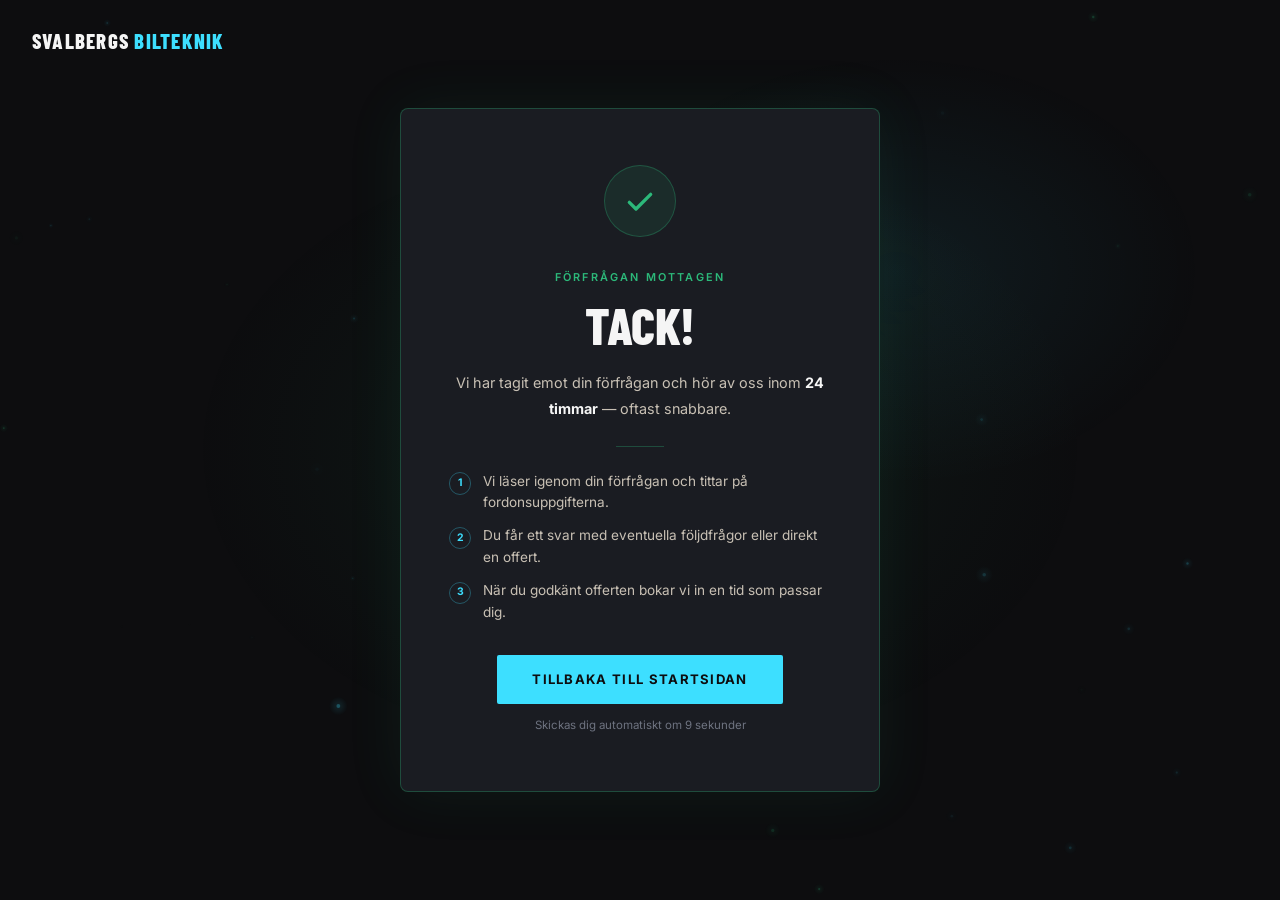
<file: tack.html>
<!DOCTYPE html>
<html lang="sv">
<head>
<meta charset="UTF-8">
<meta name="viewport" content="width=device-width, initial-scale=1.0">
<title>Tack för din förfrågan – Svalbergs Bilteknik</title>
<meta name="description" content="Vi har tagit emot din förfrågan och hör av oss inom 24 timmar.">
<link rel="canonical" href="https://www.svalbergs.se/tack.html">
<!-- Open Graph -->
<meta property="og:type"        content="website">
<meta property="og:site_name"   content="Svalbergs Bilteknik">
<meta property="og:url"         content="https://www.svalbergs.se/tack.html">
<meta property="og:title"       content="Tack för din förfrågan – Svalbergs Bilteknik">
<meta property="og:description" content="Vi har tagit emot din förfrågan och hör av oss inom 24 timmar.">
<meta property="og:image"       content="https://www.svalbergs.se/img/og-image.jpg">
<meta property="og:image:width"  content="1200">
<meta property="og:image:height" content="630">
<meta property="og:locale"      content="sv_SE">
<!-- Twitter/X -->
<meta name="twitter:card"        content="summary_large_image">
<meta name="twitter:title"       content="Tack för din förfrågan – Svalbergs Bilteknik">
<meta name="twitter:description" content="Vi har tagit emot din förfrågan och hör av oss inom 24 timmar.">
<meta name="twitter:image"       content="https://www.svalbergs.se/img/og-image.jpg">
<!-- Fonts -->
<link rel="preconnect" href="https://fonts.googleapis.com">
<link rel="preconnect" href="https://fonts.gstatic.com" crossorigin>
<link href="https://fonts.googleapis.com/css2?family=Barlow+Condensed:wght@400;600;800&family=Inter:wght@400;500;600&display=swap" rel="stylesheet">
<!-- CSS -->
<link rel="stylesheet" href="css/shared.css">
<link rel="stylesheet" href="css/tack.css">
</head>
<body><canvas id="bg"></canvas>
<div class="glow"></div>

<a href="index.html" class="logo">Svalbergs<span> Bilteknik</span></a>

<div class="card">
  <div class="check-wrap">
    <svg viewBox="0 0 24 24"><path d="M4 13l5 5L20 7"/></svg>
  </div>

  <div class="eyebrow">Förfrågan mottagen</div>
  <h1>Tack!</h1>

  <p>Vi har tagit emot din förfrågan och hör av oss inom <strong style="color:var(--white);">24 timmar</strong> — oftast snabbare.</p>

  <div class="divider-line"></div>

  <div class="what-next">
    <div class="next-item">
      <div class="next-num">1</div>
      <span>Vi läser igenom din förfrågan och tittar på fordonsuppgifterna.</span>
    </div>
    <div class="next-item">
      <div class="next-num">2</div>
      <span>Du får ett svar med eventuella följdfrågor eller direkt en offert.</span>
    </div>
    <div class="next-item">
      <div class="next-num">3</div>
      <span>När du godkänt offerten bokar vi in en tid som passar dig.</span>
    </div>
  </div>

  <a href="index.html" class="btn-home" id="homeBtn">Tillbaka till startsidan</a>
  <div class="countdown" id="countdown">Skickas dig automatiskt om <span id="secs">10</span> sekunder</div>
</div>

<script src="js/shared.js"></script>
<script src="js/tack.js"></script>
</body>
</html>
</file>
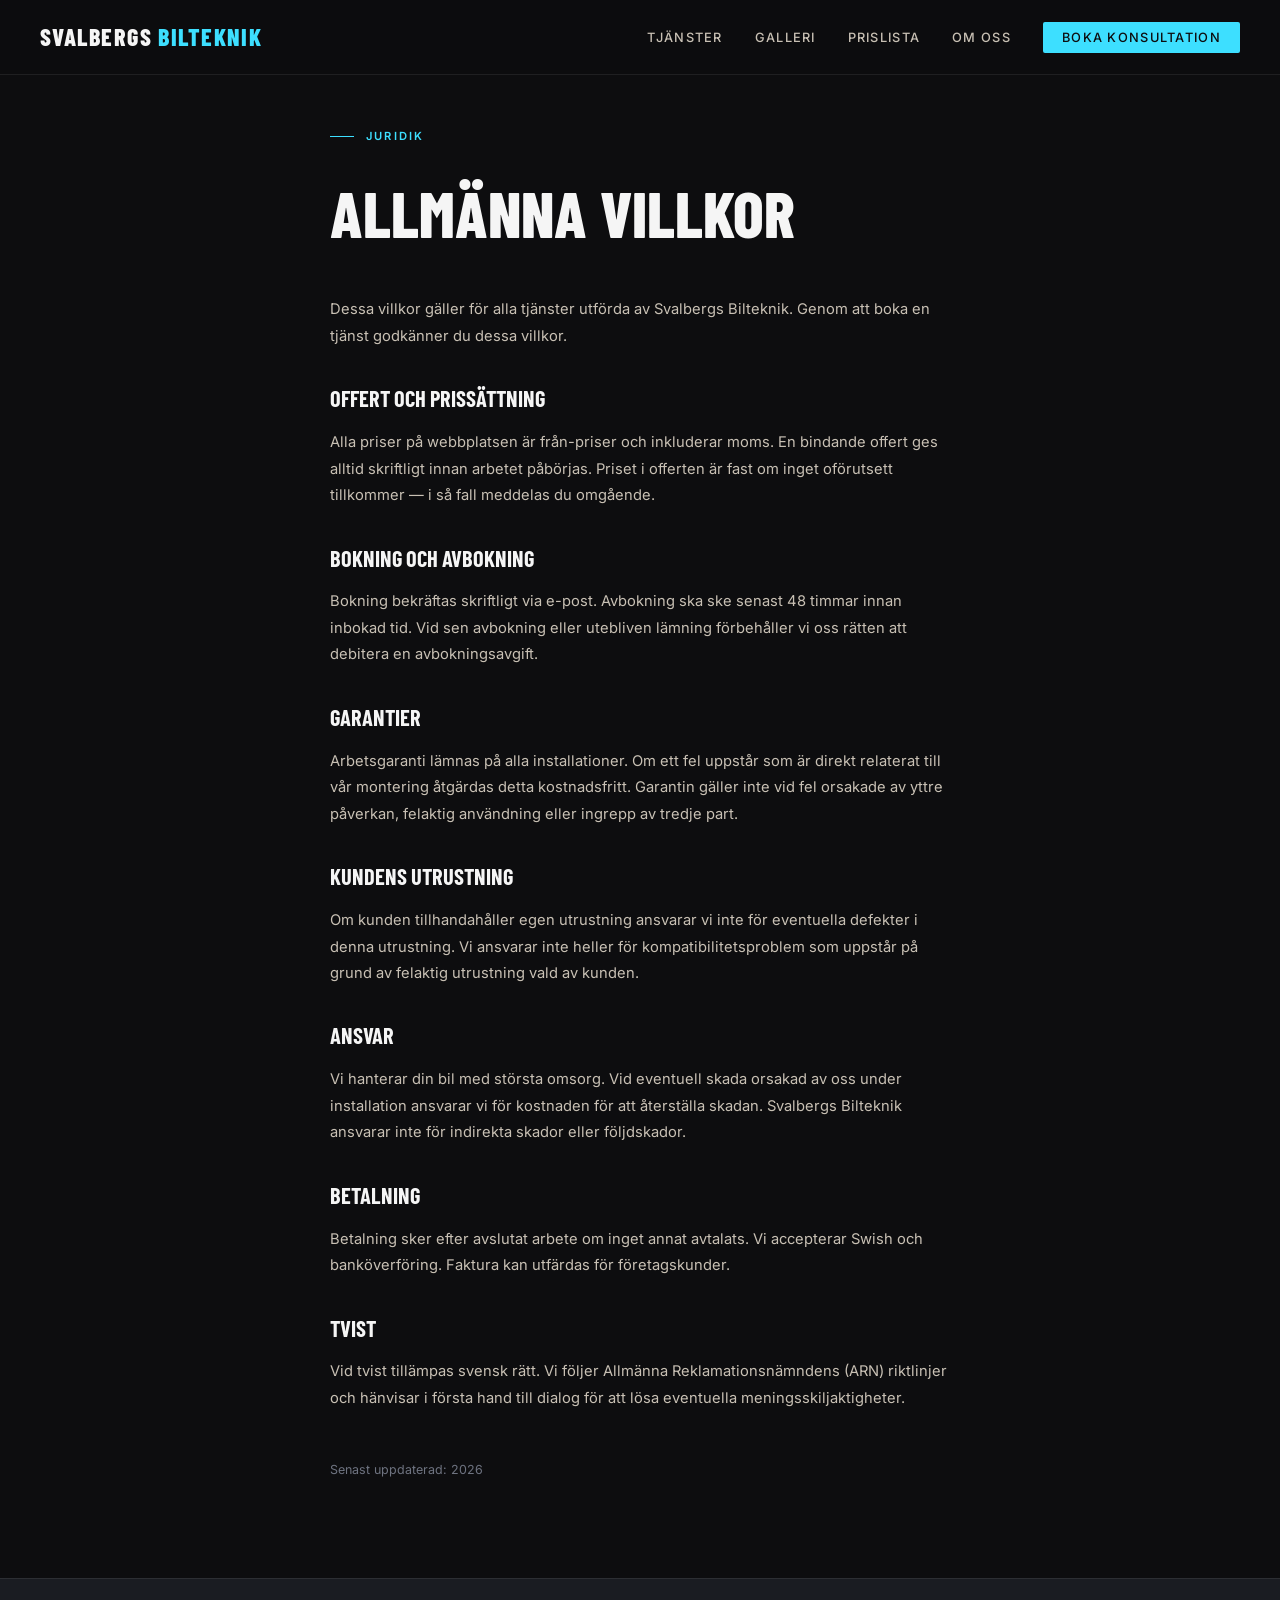
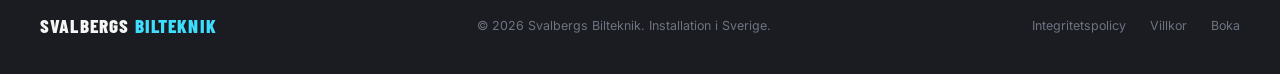
<file: villkor.html>
<!DOCTYPE html>
<html lang="sv">
<head>
<meta charset="UTF-8">
<meta name="viewport" content="width=device-width, initial-scale=1.0">
<title>Villkor – Svalbergs Bilteknik</title>
<meta name="description" content="Allmänna villkor för Svalbergs Bilteknik.">
<link rel="preconnect" href="https://fonts.googleapis.com">
<link rel="preconnect" href="https://fonts.gstatic.com" crossorigin>
<link href="https://fonts.googleapis.com/css2?family=Barlow+Condensed:wght@400;600;800&family=Inter:wght@400;500;600&display=swap" rel="stylesheet">
<link rel="stylesheet" href="css/shared.css">
</head>
<body>

<nav>
  <a href="index.html" class="nav-logo">Svalbergs<span> Bilteknik</span></a>
  <ul class="nav-links">
    <li><a href="tjanster.html">Tjänster</a></li>
    <li><a href="galleri.html">Galleri</a></li>
    <li><a href="prislista.html">Prislista</a></li>
    <li><a href="om-oss.html">Om oss</a></li>
    <li><a href="boka.html" class="nav-cta">Boka konsultation</a></li>
  </ul>
  <button class="hamburger" id="hamburger" aria-label="Meny">
    <span></span><span></span><span></span>
  </button>
</nav>

<div id="mobileMenu" class="mobile-menu">
  <a href="tjanster.html">Tjänster</a>
  <a href="galleri.html">Galleri</a>
  <a href="prislista.html">Prislista</a>
  <a href="om-oss.html">Om oss</a>
  <a href="boka.html" class="m-cta">Boka konsultation</a>
</div>
<a href="boka.html" class="float-cta" aria-label="Boka konsultation">Boka</a>

<div class="policy-content">
  <div class="section-label">Juridik</div>
  <h1>Allmänna villkor</h1>

  <p>Dessa villkor gäller för alla tjänster utförda av Svalbergs Bilteknik. Genom att boka en tjänst godkänner du dessa villkor.</p>

  <h2>Offert och prissättning</h2>
  <p>Alla priser på webbplatsen är från-priser och inkluderar moms. En bindande offert ges alltid skriftligt innan arbetet påbörjas. Priset i offerten är fast om inget oförutsett tillkommer — i så fall meddelas du omgående.</p>

  <h2>Bokning och avbokning</h2>
  <p>Bokning bekräftas skriftligt via e-post. Avbokning ska ske senast 48 timmar innan inbokad tid. Vid sen avbokning eller utebliven lämning förbehåller vi oss rätten att debitera en avbokningsavgift.</p>

  <h2>Garantier</h2>
  <p>Arbetsgaranti lämnas på alla installationer. Om ett fel uppstår som är direkt relaterat till vår montering åtgärdas detta kostnadsfritt. Garantin gäller inte vid fel orsakade av yttre påverkan, felaktig användning eller ingrepp av tredje part.</p>

  <h2>Kundens utrustning</h2>
  <p>Om kunden tillhandahåller egen utrustning ansvarar vi inte för eventuella defekter i denna utrustning. Vi ansvarar inte heller för kompatibilitetsproblem som uppstår på grund av felaktig utrustning vald av kunden.</p>

  <h2>Ansvar</h2>
  <p>Vi hanterar din bil med största omsorg. Vid eventuell skada orsakad av oss under installation ansvarar vi för kostnaden för att återställa skadan. Svalbergs Bilteknik ansvarar inte för indirekta skador eller följdskador.</p>

  <h2>Betalning</h2>
  <p>Betalning sker efter avslutat arbete om inget annat avtalats. Vi accepterar Swish och banköverföring. Faktura kan utfärdas för företagskunder.</p>

  <h2>Tvist</h2>
  <p>Vid tvist tillämpas svensk rätt. Vi följer Allmänna Reklamationsnämndens (ARN) riktlinjer och hänvisar i första hand till dialog för att lösa eventuella meningsskiljaktigheter.</p>

  <p style="margin-top:3rem;font-size:0.78rem;color:var(--muted);">Senast uppdaterad: 2026</p>
</div>

<footer>
  <div class="logo">Svalbergs<span> Bilteknik</span></div>
  <p>© <span id="yr"></span> Svalbergs Bilteknik. Installation i Sverige.</p>
  <div style="display:flex;gap:1.5rem;">
    <a href="integritetspolicy.html">Integritetspolicy</a>
    <a href="villkor.html">Villkor</a>
    <a href="boka.html">Boka</a>
  </div>
</footer>

<script src="js/shared.js"></script>
</body>
</html>
</file>
<file: css/shared.css>
/* Svalbergs Bilteknik – Shared Styles */


*, *::before, *::after { box-sizing: border-box; margin: 0; padding: 0; }

:root {
  --carbon: #0D0D0F;
  --steel: #1A1C22;
  --panel: #22252D;
  --ice: #3DDFFF;
  --ice-dim: rgba(61,223,255,0.12);
  --ice-border: rgba(61,223,255,0.3);
  --tungsten: #C8C0B4;
  --white: #F5F5F5;
  --muted: #6E7380;
  --divider: rgba(255,255,255,0.08);
  --green: #2CB97A;
  --green-dim: rgba(44,185,122,0.12);
  --green-border: rgba(44,185,122,0.3);
}

html { scroll-behavior: smooth; }

body {
  font-family: 'Inter', sans-serif;
  background: var(--carbon);
  color: var(--white);
  line-height: 1.6;
  overflow-x: hidden;
}

/* NAV */
nav {
  position: fixed;
  top: 0; left: 0; right: 0;
  z-index: 100;
  display: flex;
  align-items: center;
  justify-content: space-between;
  padding: 1.1rem 2.5rem;
  background: rgba(13,13,15,0.85);
  backdrop-filter: blur(12px);
  border-bottom: 1px solid var(--divider);
}

.nav-logo {
  font-family: 'Barlow Condensed', sans-serif;
  font-weight: 800;
  font-size: 1.5rem;
  letter-spacing: 0.06em;
  text-transform: uppercase;
  color: var(--white);
  text-decoration: none;
}

.nav-logo span { color: var(--ice); }

.nav-links {
  display: flex;
  gap: 2rem;
  list-style: none;
}

.nav-links a {
  font-size: 0.8rem;
  font-weight: 500;
  letter-spacing: 0.1em;
  text-transform: uppercase;
  color: var(--tungsten);
  text-decoration: none;
  transition: color 0.2s;
}

.nav-links a:hover { color: var(--white); }

.nav-cta {
  font-family: 'Inter', sans-serif;
  font-size: 0.78rem;
  font-weight: 600;
  letter-spacing: 0.08em;
  text-transform: uppercase;
  color: var(--carbon) !important;
  background: var(--ice);
  padding: 0.5rem 1.2rem;
  border-radius: 2px;
  text-decoration: none;
  transition: opacity 0.2s;
}

.nav-cta:hover { opacity: 0.85; color: var(--carbon) !important; }

/* HERO */
.hero {
  min-height: 100vh;
  display: flex;
  flex-direction: column;
  justify-content: flex-end;
  padding: 7rem 2.5rem 5rem;
  position: relative;
  overflow: hidden;
}

.hero-bg {
  position: absolute;
  inset: 0;
  background:
    radial-gradient(ellipse 55% 60% at 75% 35%, rgba(61,223,255,0.14) 0%, transparent 65%),
    radial-gradient(ellipse 35% 40% at 18% 72%, rgba(61,223,255,0.08) 0%, transparent 60%),
    radial-gradient(ellipse 80% 35% at 50% 102%, rgba(13,13,15,0.98) 0%, transparent 70%),
    linear-gradient(160deg, rgba(13,13,15,0.3) 0%, rgba(13,13,15,0.92) 100%);
  pointer-events: none;
}

/* particle + waveform canvas */
#waveform {
  position: absolute;
  top: 0; left: 0;
  width: 100%; height: 100%;
  opacity: 1;
  pointer-events: none;
}

.hero-eyebrow {
  font-size: 0.72rem;
  font-weight: 500;
  letter-spacing: 0.2em;
  text-transform: uppercase;
  color: var(--ice);
  margin-bottom: 1.2rem;
  position: relative;
  display: flex;
  align-items: center;
  gap: 0.75rem;
}

.hero-eyebrow::before {
  content: '';
  display: inline-block;
  width: 2.5rem;
  height: 1px;
  background: var(--ice);
}

.hero h1 {
  font-family: 'Barlow Condensed', sans-serif;
  font-weight: 800;
  font-size: clamp(3.5rem, 9vw, 8rem);
  line-height: 0.92;
  letter-spacing: -0.01em;
  text-transform: uppercase;
  max-width: 900px;
  position: relative;
}

.hero h1 .accent { color: var(--ice); }

.hero-sub {
  margin-top: 2rem;
  font-size: 1.05rem;
  color: var(--tungsten);
  max-width: 480px;
  line-height: 1.7;
  position: relative;
}

.hero-actions {
  margin-top: 2.5rem;
  display: flex;
  gap: 1rem;
  flex-wrap: wrap;
  position: relative;
}

.btn-primary {
  display: inline-block;
  font-family: 'Inter', sans-serif;
  font-size: 0.82rem;
  font-weight: 600;
  letter-spacing: 0.1em;
  text-transform: uppercase;
  color: var(--carbon);
  background: var(--ice);
  padding: 0.85rem 2rem;
  border-radius: 2px;
  text-decoration: none;
  transition: opacity 0.2s;
}

.btn-primary:hover { opacity: 0.85; }

.btn-ghost {
  display: inline-block;
  font-family: 'Inter', sans-serif;
  font-size: 0.82rem;
  font-weight: 600;
  letter-spacing: 0.1em;
  text-transform: uppercase;
  color: var(--white);
  border: 1px solid rgba(255,255,255,0.25);
  padding: 0.85rem 2rem;
  border-radius: 2px;
  text-decoration: none;
  transition: border-color 0.2s, color 0.2s;
}

.btn-ghost:hover { border-color: var(--ice); color: var(--ice); }

/* SECTION COMMON */
section { padding: 6rem 2.5rem; }

.section-label {
  font-size: 0.7rem;
  font-weight: 600;
  letter-spacing: 0.2em;
  text-transform: uppercase;
  color: var(--ice);
  margin-bottom: 1rem;
  display: flex;
  align-items: center;
  gap: 0.75rem;
}

.section-label::before {
  content: '';
  display: inline-block;
  width: 1.5rem;
  height: 1px;
  background: var(--ice);
}

.section-title {
  font-family: 'Barlow Condensed', sans-serif;
  font-weight: 800;
  font-size: clamp(2.2rem, 5vw, 4rem);
  text-transform: uppercase;
  line-height: 1;
  letter-spacing: -0.01em;
  margin-bottom: 1rem;
}

.section-desc {
  color: var(--tungsten);
  max-width: 520px;
  font-size: 0.95rem;
  line-height: 1.75;
}

/* SERVICES */
#tjanster { background: var(--steel); }

.services-header {
  display: flex;
  align-items: flex-end;
  justify-content: space-between;
  margin-bottom: 3.5rem;
  flex-wrap: wrap;
  gap: 1.5rem;
}

.services-grid {
  display: grid;
  grid-template-columns: repeat(auto-fill, minmax(260px, 1fr));
  gap: 1.5rem;
  padding: 0;
}

.service-card {
  background: var(--steel);
  border: 1px solid var(--divider);
  border-radius: 8px;
  padding: 2.2rem 2rem;
  cursor: default;
  position: relative;
  overflow: hidden;
  transition: border-color 0.3s, box-shadow 0.3s, transform 0.3s;
}

/* Glow blob in corner */
.service-card::before {
  content: '';
  position: absolute;
  top: -40px;
  right: -40px;
  width: 120px;
  height: 120px;
  border-radius: 50%;
  background: radial-gradient(circle, rgba(61,223,255,0.12) 0%, transparent 70%);
  opacity: 0;
  transition: opacity 0.4s;
  pointer-events: none;
}

/* Bottom accent line */
.service-card::after {
  content: '';
  position: absolute;
  bottom: 0; left: 0; right: 0;
  height: 2px;
  background: linear-gradient(90deg, var(--ice), transparent);
  transform: scaleX(0);
  transform-origin: left;
  transition: transform 0.35s ease;
}

.service-card:hover {
  border-color: var(--ice-border);
  box-shadow: 0 8px 32px rgba(0,0,0,0.4), 0 0 0 1px rgba(61,223,255,0.08);
  transform: translateY(-3px);
}

.service-card:hover::before { opacity: 1; }
.service-card:hover::after { transform: scaleX(1); }

.service-icon {
  width: 2.8rem;
  height: 2.8rem;
  margin-bottom: 1.5rem;
  opacity: 0.7;
  transition: opacity 0.3s, transform 0.3s;
}

.service-card:hover .service-icon {
  opacity: 1;
  transform: scale(1.1);
}

.service-card h3 {
  font-family: 'Barlow Condensed', sans-serif;
  font-weight: 700;
  font-size: 1.3rem;
  text-transform: uppercase;
  letter-spacing: 0.04em;
  margin-bottom: 0.6rem;
  color: var(--white);
  transition: color 0.2s;
}

.service-card:hover h3 { color: var(--ice); }

.service-card p {
  font-size: 0.88rem;
  color: var(--tungsten);
  line-height: 1.7;
}

.service-tag {
  display: inline-flex;
  align-items: center;
  gap: 0.4rem;
  margin-top: 1.4rem;
  font-size: 0.66rem;
  letter-spacing: 0.14em;
  text-transform: uppercase;
  color: var(--ice);
  font-weight: 700;
  opacity: 0.7;
  transition: opacity 0.2s;
}
.service-tag::before {
  content: '';
  display: inline-block;
  width: 1rem;
  height: 1px;
  background: var(--ice);
}
.service-card:hover .service-tag { opacity: 1; }

/* WHY US */
#varfor { background: var(--carbon); }

.why-grid {
  display: grid;
  grid-template-columns: 1fr 1fr;
  gap: 5rem;
  align-items: center;
  max-width: 1100px;
}

.why-visual {
  position: relative;
}

.why-stat-block {
  border-left: 2px solid var(--ice);
  padding-left: 1.5rem;
  margin-bottom: 2rem;
}

.why-stat-block .num {
  font-family: 'Barlow Condensed', sans-serif;
  font-weight: 800;
  font-size: 3.5rem;
  line-height: 1;
  color: var(--white);
}

.why-stat-block .num span { color: var(--ice); }

.why-stat-block .label {
  font-size: 0.82rem;
  color: var(--muted);
  text-transform: uppercase;
  letter-spacing: 0.1em;
  margin-top: 0.3rem;
}

.why-points { list-style: none; margin-top: 2rem; }

.why-points li {
  display: flex;
  gap: 1rem;
  align-items: flex-start;
  padding: 1rem 0;
  border-bottom: 1px solid var(--divider);
  font-size: 0.9rem;
  color: var(--tungsten);
}

.why-points li:last-child { border-bottom: none; }

.why-points li::before {
  content: '—';
  color: var(--ice);
  flex-shrink: 0;
  margin-top: 0.1rem;
}

/* PROCESS */
#process { background: var(--steel); }

.process-steps {
  display: grid;
  grid-template-columns: repeat(4, 1fr);
  gap: 2rem;
  margin-top: 3.5rem;
  position: relative;
}

.process-steps::before { display: none; }

.step {
  background: var(--panel);
  border: 1px solid var(--divider);
  border-radius: 8px;
  padding: 2rem 1.8rem;
  position: relative;
  transition: border-color 0.25s, box-shadow 0.25s;
}

.step:hover {
  border-color: var(--ice-border);
  box-shadow: 0 4px 20px rgba(0,0,0,0.3);
}

.step-num {
  width: 2.8rem;
  height: 2.8rem;
  border-radius: 50%;
  border: 1px solid var(--ice-border);
  display: flex;
  align-items: center;
  justify-content: center;
  font-family: 'Barlow Condensed', sans-serif;
  font-weight: 700;
  font-size: 1rem;
  color: var(--ice);
  background: var(--steel);
  margin-bottom: 1.5rem;
  position: relative;
  z-index: 1;
}

.step h4 {
  font-family: 'Barlow Condensed', sans-serif;
  font-weight: 700;
  font-size: 1.1rem;
  text-transform: uppercase;
  letter-spacing: 0.05em;
  margin-bottom: 0.5rem;
  color: var(--white);
}

.step p {
  font-size: 0.85rem;
  color: var(--muted);
  line-height: 1.7;
}

/* CONTACT */
#kontakt { background: var(--carbon); }

.contact-grid {
  display: grid;
  grid-template-columns: 1fr 1fr;
  gap: 5rem;
  align-items: start;
  max-width: 1000px;
}

.contact-info p {
  font-size: 0.9rem;
  color: var(--tungsten);
  margin-bottom: 2.5rem;
  line-height: 1.75;
}

.contact-detail {
  display: flex;
  flex-direction: column;
  gap: 1rem;
  margin-bottom: 2.5rem;
}

.contact-item {
  display: flex;
  align-items: center;
  gap: 0.75rem;
  font-size: 0.88rem;
  color: var(--tungsten);
}

.contact-item .cicon {
  width: 1.8rem;
  height: 1.8rem;
  background: var(--ice-dim);
  border: 1px solid var(--ice-border);
  border-radius: 4px;
  display: flex;
  align-items: center;
  justify-content: center;
  flex-shrink: 0;
}

.contact-item .cicon svg {
  width: 0.95rem;
  height: 0.95rem;
  stroke: var(--ice);
}

form { display: flex; flex-direction: column; gap: 1rem; }

.field-group {
  display: grid;
  grid-template-columns: 1fr 1fr;
  gap: 1rem;
}

input, textarea, select {
  width: 100%;
  background: var(--panel);
  border: 1px solid rgba(255,255,255,0.1);
  border-radius: 3px;
  color: var(--white);
  font-family: 'Inter', sans-serif;
  font-size: 0.88rem;
  padding: 0.8rem 1rem;
  outline: none;
  transition: border-color 0.2s;
}

input::placeholder, textarea::placeholder { color: var(--muted); }

input:focus, textarea:focus, select:focus {
  border-color: var(--ice-border);
}

textarea { resize: vertical; min-height: 130px; }

select { appearance: none; cursor: pointer; }
select option { background: var(--panel); }

.form-submit {
  width: 100%;
  padding: 0.9rem;
  background: var(--ice);
  border: none;
  border-radius: 2px;
  font-family: 'Inter', sans-serif;
  font-size: 0.82rem;
  font-weight: 700;
  letter-spacing: 0.1em;
  text-transform: uppercase;
  color: var(--carbon);
  cursor: pointer;
  transition: opacity 0.2s;
  margin-top: 0.5rem;
}

.form-submit:hover { opacity: 0.85; }

/* FOOTER */
footer {
  background: var(--steel);
  border-top: 1px solid var(--divider);
  padding: 2rem 2.5rem;
  display: flex;
  align-items: center;
  justify-content: space-between;
  flex-wrap: wrap;
  gap: 1rem;
}

footer .logo {
  font-family: 'Barlow Condensed', sans-serif;
  font-weight: 800;
  font-size: 1.2rem;
  letter-spacing: 0.06em;
  text-transform: uppercase;
  color: var(--white);
}

footer .logo span { color: var(--ice); }

footer p {
  font-size: 0.78rem;
  color: var(--muted);
}

footer a {
  color: var(--muted);
  text-decoration: none;
  font-size: 0.78rem;
}

footer a:hover { color: var(--ice); }

/* RESPONSIVE */
@media (max-width: 900px) {
  nav { padding: 1rem 1.5rem; }
  .nav-links { display: none; }
  section { padding: 4.5rem 1.5rem; }
  .hero { padding: 6rem 1.5rem 4rem; }
  .why-grid, .contact-grid { grid-template-columns: 1fr; gap: 3rem; }
  .process-steps { grid-template-columns: 1fr 1fr; gap: 1rem; }
  .process-steps::before { display: none; }
  .services-header { flex-direction: column; align-items: flex-start; }
  .field-group { grid-template-columns: 1fr; }
  footer { flex-direction: column; align-items: flex-start; }
}

@media (max-width: 560px) {
  .process-steps { grid-template-columns: 1fr; }
  .hero h1 { font-size: 3.2rem; }
}

/* Mobile hamburger */
.hamburger {
  display: none;
  flex-direction: column;
  gap: 5px;
  cursor: pointer;
  background: none;
  border: none;
  padding: 4px;
}
.hamburger span {
  display: block;
  width: 24px;
  height: 2px;
  background: var(--white);
  border-radius: 2px;
  transition: transform 0.3s, opacity 0.3s;
}
.hamburger.open span:nth-child(1) { transform: translateY(7px) rotate(45deg); }
.hamburger.open span:nth-child(2) { opacity: 0; }
.hamburger.open span:nth-child(3) { transform: translateY(-7px) rotate(-45deg); }

.mobile-menu {
  display: none;
  position: fixed;
  top: 0; left: 0; right: 0; bottom: 0;
  background: rgba(13,13,15,0.98);
  z-index: 99;
  flex-direction: column;
  align-items: center;
  justify-content: center;
  gap: 2rem;
}
.mobile-menu.open { display: flex; }
.mobile-menu a {
  font-family: 'Barlow Condensed', sans-serif;
  font-weight: 800;
  font-size: 2.8rem;
  text-transform: uppercase;
  color: var(--white);
  text-decoration: none;
  letter-spacing: 0.04em;
  transition: color 0.2s;
}
.mobile-menu a:hover { color: var(--ice); }
.mobile-menu .m-cta {
  font-family: 'Inter', sans-serif;
  font-size: 0.9rem !important;
  font-weight: 700;
  letter-spacing: 0.1em;
  color: var(--carbon) !important;
  background: var(--ice);
  padding: 0.85rem 2.5rem;
  border-radius: 2px;
  margin-top: 1rem;
}

/* Floating mobile CTA */
.float-cta {
  display: none;
  position: fixed;
  bottom: 1.5rem;
  right: 1.5rem;
  z-index: 98;
  background: var(--ice);
  color: var(--carbon);
  font-family: 'Inter', sans-serif;
  font-size: 0.65rem;
  font-weight: 700;
  letter-spacing: 0.08em;
  text-transform: uppercase;
  text-decoration: none;
  width: 3.8rem;
  height: 3.8rem;
  border-radius: 50%;
  box-shadow: 0 4px 24px rgba(61,223,255,0.35);
  display: none;
  align-items: center;
  justify-content: center;
  text-align: center;
  line-height: 1.2;
  transition: opacity 0.2s, box-shadow 0.2s, transform 0.2s;
}
.float-cta:hover {
  opacity: 0.9;
  box-shadow: 0 6px 30px rgba(61,223,255,0.5);
  transform: scale(1.08);
}

@media (max-width: 900px) {
  .hamburger { display: flex; }
  .float-cta { display: flex; }
}

.social-link { color: var(--muted); transition: color 0.2s; display:flex;align-items:center; }
.social-link:hover { color: var(--ice); }

/* Floating reviews */
.review-stage {
  position: relative;
  width: 100%;
  height: 380px;
  overflow: hidden;
}
.review-stage::before, .review-stage::after {
  content: '';
  position: absolute;
  top: 0; bottom: 0;
  width: 140px;
  z-index: 10;
  pointer-events: none;
}
.review-stage::before { left: 0; background: linear-gradient(to right, var(--carbon), transparent); }
.review-stage::after  { right: 0; background: linear-gradient(to left, var(--carbon), transparent); }

.rv-card {
  position: absolute;
  width: 210px;
  background: var(--steel);
  border: 1px solid rgba(61,223,255,0.15);
  border-radius: 12px;
  padding: 14px;
  cursor: default;
  transition: transform 0.3s ease, border-color 0.3s, box-shadow 0.3s;
  will-change: transform, left;
  user-select: none;
}
.rv-card:hover {
  border-color: rgba(61,223,255,0.5);
  box-shadow: 0 8px 32px rgba(61,223,255,0.12);
  z-index: 50 !important;
  transform: translateY(-6px) rotate(0deg) scale(1.05) !important;
}
.rv-stars { color: #f5a623; font-size: 10px; letter-spacing: 2px; margin-bottom: 7px; }
.rv-text  { font-size: 12px; color: var(--tungsten); line-height: 1.6; margin-bottom: 10px; }
.rv-foot  { display: flex; align-items: center; gap: 7px; }
.rv-av {
  width: 24px; height: 24px; border-radius: 50%;
  background: var(--ice-dim); border: 1px solid var(--ice-border);
  color: var(--ice); font-size: 9px; font-weight: 700;
  display: flex; align-items: center; justify-content: center; flex-shrink: 0;
}
.rv-name { font-size: 11px; font-weight: 600; color: var(--white); }
.rv-car  { font-size: 10px; color: var(--muted); }

/* ── Active nav link ─────────────────────────────────────────── */
.nav-links a.active { color: var(--ice); }

/* ── Prislista ───────────────────────────────────────────────── */
main { max-width: 1100px; margin: 0 auto; padding: 5rem 2.5rem; }

.note-bar {
  background: var(--ice-dim);
  border: 1px solid var(--ice-border);
  border-radius: 3px;
  padding: 1rem 1.4rem;
  font-size: 0.85rem;
  color: var(--tungsten);
  margin-bottom: 3.5rem;
  display: flex;
  align-items: flex-start;
  gap: 0.75rem;
}
.note-bar::before {
  content: 'i';
  display: inline-flex;
  align-items: center;
  justify-content: center;
  width: 1.4rem;
  height: 1.4rem;
  border-radius: 50%;
  border: 1px solid var(--ice);
  color: var(--ice);
  font-size: 0.72rem;
  font-weight: 700;
  flex-shrink: 0;
  margin-top: 0.05rem;
}

.price-section {
  margin-bottom: 2.5rem;
  background: var(--steel);
  border: 1px solid var(--divider);
  border-radius: 8px;
  overflow: hidden;
  box-shadow: 0 4px 24px rgba(0,0,0,0.3);
}

.price-section-title {
  font-family: 'Barlow Condensed', sans-serif;
  font-weight: 800;
  font-size: 1.2rem;
  text-transform: uppercase;
  letter-spacing: 0.08em;
  color: var(--white);
  padding: 1.1rem 1.8rem;
  background: var(--panel);
  border-bottom: 1px solid var(--divider);
  display: flex;
  align-items: center;
  gap: 0.75rem;
}
.price-section-title .dot {
  width: 6px; height: 6px;
  border-radius: 50%;
  background: var(--ice);
  flex-shrink: 0;
  box-shadow: 0 0 6px var(--ice);
}

.price-table { width: 100%; border-collapse: collapse; }
.price-table tr {
  border-bottom: 1px solid var(--divider);
  transition: background 0.15s;
}
.price-table tr:hover { background: rgba(61,223,255,0.03); }
.price-table tr:last-child { border-bottom: none; }
.price-table td { padding: 1.1rem 1.8rem; font-size: 0.9rem; vertical-align: middle; }
.price-table td:first-child { color: var(--white); font-weight: 500; width: 40%; }
.price-table td:nth-child(2) { color: var(--muted); font-size: 0.82rem; line-height: 1.6; }
.price-table td:last-child {
  text-align: right;
  font-family: 'Barlow Condensed', sans-serif;
  font-weight: 800;
  font-size: 1.15rem;
  color: var(--ice);
  white-space: nowrap;
  padding-left: 1.5rem;
}

.price-badge {
  display: inline-block;
  font-size: 0.58rem;
  font-weight: 700;
  letter-spacing: 0.1em;
  text-transform: uppercase;
  padding: 0.2rem 0.5rem;
  border-radius: 2px;
  margin-left: 0.5rem;
  vertical-align: middle;
}
.badge-popular { background: var(--ice-dim); color: var(--ice); border: 1px solid var(--ice-border); }
.badge-new { background: rgba(44,185,122,0.12); color: #2CB97A; border: 1px solid rgba(44,185,122,0.3); }

@media (max-width: 900px) {
  main { padding: 3.5rem 1.5rem; }
  .price-table td { padding: 1rem 1.2rem; }
  .price-section-title { padding: 1rem 1.2rem; }
  .price-table td:nth-child(2) { display: none; }
}

/* ── Integritetspolicy / Villkor placeholder pages ───────────── */
.policy-content {
  max-width: 700px;
  margin: 0 auto;
  padding: 8rem 2.5rem 5rem;
}
.policy-content h1 {
  font-family: 'Barlow Condensed', sans-serif;
  font-weight: 800;
  font-size: clamp(2.5rem, 6vw, 4rem);
  text-transform: uppercase;
  margin-bottom: 2rem;
}
.policy-content h2 {
  font-family: 'Barlow Condensed', sans-serif;
  font-weight: 700;
  font-size: 1.4rem;
  text-transform: uppercase;
  margin: 2rem 0 0.75rem;
  color: var(--white);
}
.policy-content p { color: var(--tungsten); font-size: 0.92rem; line-height: 1.8; margin-bottom: 1rem; }
.policy-content a { color: var(--ice); }

/* ── Contact section on index ────────────────────────────────── */
.contact-grid { display: grid; grid-template-columns: 1fr 1fr; gap: 5rem; align-items: start; max-width: 1000px; }
.contact-info p { font-size: 0.9rem; color: var(--tungsten); margin-bottom: 2.5rem; line-height: 1.75; }
.contact-detail { display: flex; flex-direction: column; gap: 1rem; margin-bottom: 2.5rem; }

@media (max-width: 900px) {
  .contact-grid { grid-template-columns: 1fr; gap: 3rem; }
}

/* ── Page hero (all inner pages) ────────────────────────────── */
.page-hero {
  padding: 9rem 2.5rem 5rem;
  background: var(--steel);
  border-bottom: 1px solid var(--divider);
  position: relative;
  overflow: hidden;
}
.page-hero::after {
  content: '';
  position: absolute;
  inset: 0;
  background: radial-gradient(ellipse 50% 80% at 80% 50%, rgba(61,223,255,0.06) 0%, transparent 70%);
  pointer-events: none;
}
.page-hero-label {
  font-size: 0.7rem;
  font-weight: 600;
  letter-spacing: 0.2em;
  text-transform: uppercase;
  color: var(--ice);
  display: flex;
  align-items: center;
  gap: 0.75rem;
  margin-bottom: 1rem;
}
.page-hero-label::before {
  content: '';
  display: inline-block;
  width: 1.5rem;
  height: 1px;
  background: var(--ice);
}
.page-hero h1 {
  font-family: 'Barlow Condensed', sans-serif;
  font-weight: 800;
  font-size: clamp(3rem, 7vw, 6rem);
  text-transform: uppercase;
  line-height: 0.95;
  letter-spacing: -0.01em;
}
.page-hero p {
  margin-top: 1.2rem;
  color: var(--tungsten);
  max-width: 500px;
  font-size: 0.95rem;
  line-height: 1.75;
}

@media (max-width: 900px) {
  .page-hero { padding: 7rem 1.5rem 3.5rem; }
}

/* ── CTA Block ───────────────────────────────────────────────── */
.cta-block {
  background: var(--steel);
  border: 1px solid var(--ice-border);
  border-radius: 6px;
  padding: 2.5rem 3rem;
  display: flex;
  align-items: center;
  justify-content: space-between;
  gap: 2rem;
  flex-wrap: wrap;
  margin-top: 3rem;
  box-shadow:
    0 0 0 1px rgba(61,223,255,0.06),
    0 8px 32px rgba(0,0,0,0.4),
    0 0 60px rgba(61,223,255,0.05);
  position: relative;
  overflow: hidden;
}
.cta-block::before {
  content: '';
  position: absolute;
  top: 0; left: 0;
  width: 3px;
  height: 100%;
  background: var(--ice);
  opacity: 0.7;
}
.cta-block h3 {
  font-family: 'Barlow Condensed', sans-serif;
  font-weight: 800;
  font-size: 1.8rem;
  text-transform: uppercase;
  margin-bottom: 0.4rem;
}
.cta-block p {
  color: var(--tungsten);
  font-size: 0.88rem;
  max-width: 420px;
  line-height: 1.7;
}

@media (max-width: 900px) {
  .cta-block { flex-direction: column; align-items: flex-start; padding: 2rem; }
}
</file>
<file: css/boka.css>
/* Svalbergs Bilteknik – boka.css */

main { max-width: 1200px; margin: 0 auto; padding: 5rem 2.5rem; }

.booking-grid { display: grid; grid-template-columns: 1fr 1.8fr; gap: 5rem; align-items: start; }

.booking-info h2 { font-family: 'Barlow Condensed', sans-serif; font-weight: 800; font-size: 2rem; text-transform: uppercase; line-height: 1; margin-bottom: 1.2rem; }
.booking-info p { color: var(--tungsten); font-size: 0.88rem; line-height: 1.8; margin-bottom: 2rem; }

.contact-items { display: flex; flex-direction: column; gap: 1rem; margin-bottom: 2.5rem; }
.contact-item { display: flex; align-items: center; gap: 0.9rem; font-size: 0.88rem; }
.cicon { width: 2rem; height: 2rem; background: var(--ice-dim); border: 1px solid var(--ice-border); border-radius: 4px; display: flex; align-items: center; justify-content: center; flex-shrink: 0; }
.cicon svg { width: 1rem; height: 1rem; stroke: var(--ice); fill: none; stroke-width: 1.5; stroke-linecap: round; stroke-linejoin: round; }
.contact-item .label { font-size: 0.72rem; letter-spacing: 0.08em; text-transform: uppercase; color: var(--muted); display: block; }
.contact-item .value { color: var(--white); font-weight: 500; }

.response-note { background: var(--ice-dim); border: 1px solid var(--ice-border); border-radius: 3px; padding: 1rem 1.2rem; font-size: 0.82rem; color: var(--tungsten); line-height: 1.7; }
.response-note strong { color: var(--ice); font-weight: 600; }

.steps { margin-top: 2.5rem; }
.steps h3 { font-family: 'Barlow Condensed', sans-serif; font-weight: 700; font-size: 1rem; text-transform: uppercase; letter-spacing: 0.06em; color: var(--muted); margin-bottom: 1rem; }
.step-row { display: flex; gap: 0.9rem; align-items: flex-start; padding: 0.9rem 0; border-bottom: 1px solid var(--divider); }
.step-row:last-child { border-bottom: none; }
.step-num { width: 1.6rem; height: 1.6rem; border-radius: 50%; border: 1px solid var(--ice-border); display: flex; align-items: center; justify-content: center; font-family: 'Barlow Condensed', sans-serif; font-weight: 700; font-size: 0.75rem; color: var(--ice); flex-shrink: 0; margin-top: 0.05rem; }
.step-row p { font-size: 0.84rem; color: var(--tungsten); line-height: 1.6; }
.step-row strong { color: var(--white); font-weight: 500; display: block; margin-bottom: 0.1rem; }

/* FAQ */
.faq-section { margin-top: 3rem; padding-top: 2.5rem; border-top: 1px solid var(--divider); }
.faq-item { border-bottom: 1px solid var(--divider); }
.faq-item:last-child { border-bottom: none; }
.faq-q { width: 100%; background: none; border: none; color: var(--white); font-family: 'Inter', sans-serif; font-size: 0.9rem; font-weight: 500; text-align: left; padding: 1.1rem 0; cursor: pointer; display: flex; justify-content: space-between; align-items: center; gap: 1rem; transition: color 0.2s; }
.faq-q:hover { color: var(--ice); }
.faq-icon { font-size: 1.3rem; color: var(--ice); flex-shrink: 0; line-height: 1; transition: transform 0.25s; }
.faq-q.open .faq-icon { transform: rotate(45deg); }
.faq-a { display: none; padding-bottom: 1.2rem; }
.faq-a.open { display: block; }
.faq-a p { font-size: 0.86rem; color: var(--tungsten); line-height: 1.75; }

/* Booking form */
.booking-form { background: var(--steel); border: 1px solid var(--divider); border-radius: 4px; padding: 2.5rem; }
.booking-form h2 { font-family: 'Barlow Condensed', sans-serif; font-weight: 800; font-size: 1.6rem; text-transform: uppercase; margin-bottom: 1.8rem; }

.form-section { margin-bottom: 1.8rem; }
.form-section-title { font-size: 0.68rem; font-weight: 600; letter-spacing: 0.15em; text-transform: uppercase; color: var(--ice); margin-bottom: 1rem; padding-bottom: 0.5rem; border-bottom: 1px solid var(--divider); }

.field-row { display: grid; grid-template-columns: 1fr 1fr; gap: 0.8rem; margin-bottom: 0.8rem; }
.field-row.single { grid-template-columns: 1fr; }

label { display: block; font-size: 0.75rem; font-weight: 500; letter-spacing: 0.06em; color: var(--muted); margin-bottom: 0.35rem; text-transform: uppercase; }

input, textarea, select {
  width: 100%; background: var(--panel); border: 1px solid rgba(255,255,255,0.1);
  border-radius: 3px; color: var(--white); font-family: 'Inter', sans-serif;
  font-size: 0.88rem; padding: 0.8rem 1rem; outline: none; transition: border-color 0.2s;
}
input::placeholder, textarea::placeholder { color: var(--muted); }
input:focus, textarea:focus, select:focus { border-color: var(--ice-border); }
textarea { resize: vertical; min-height: 110px; }
select { appearance: none; cursor: pointer; background-image: url("data:image/svg+xml,%3Csvg xmlns='http://www.w3.org/2000/svg' width='12' height='8' fill='none'%3E%3Cpath d='M1 1l5 5 5-5' stroke='%236E7380' stroke-width='1.5' stroke-linecap='round'/%3E%3C/svg%3E"); background-repeat: no-repeat; background-position: right 1rem center; }
select option { background: var(--panel); }

/* Plate field */
.plate-wrap { display: flex; align-items: center; background: var(--panel); border: 1px solid rgba(255,255,255,0.1); border-radius: 3px; overflow: hidden; transition: border-color 0.2s; }
.plate-wrap:focus-within { border-color: var(--ice-border); }
.plate-badge { display: flex; flex-direction: column; align-items: center; justify-content: center; gap: 2px; padding: 0 0.75rem; border-right: 1px solid rgba(255,255,255,0.08); align-self: stretch; background: rgba(61,223,255,0.06); flex-shrink: 0; }
.plate-badge-s { font-family: 'Barlow Condensed', sans-serif; font-weight: 800; font-size: 1rem; color: var(--ice); letter-spacing: 0.05em; line-height: 1; }
.plate-badge-label { font-size: 0.48rem; font-weight: 600; letter-spacing: 0.15em; text-transform: uppercase; color: var(--ice); opacity: 0.5; line-height: 1; }
.plate-input { background: transparent !important; border: none !important; border-radius: 0 !important; color: var(--white) !important; font-family: 'Barlow Condensed', sans-serif !important; font-weight: 700 !important; font-size: 1.15rem !important; letter-spacing: 0.25em !important; padding: 0.8rem 1rem !important; flex: 1; text-transform: uppercase; outline: none !important; }
.plate-input::placeholder { color: var(--muted) !important; letter-spacing: 0.15em !important; font-weight: 600 !important; }

.plate-lookup-btn { margin-top: 0.5rem; width: 100%; background: var(--ice-dim); border: 1px solid var(--ice-border); border-radius: 3px; padding: 0.65rem 1rem; cursor: pointer; color: var(--ice); font-family: 'Inter', sans-serif; font-size: 0.75rem; font-weight: 700; letter-spacing: 0.1em; text-transform: uppercase; display: flex; align-items: center; justify-content: center; gap: 0.5rem; white-space: nowrap; transition: background 0.15s, opacity 0.15s; }
.plate-lookup-btn:hover { background: rgba(61,223,255,0.2); }
.plate-lookup-btn:disabled { opacity: 0.3; cursor: default; }
.plate-lookup-btn svg { width: 0.9rem; height: 0.9rem; flex-shrink: 0; }

.plate-result { display: none; margin-top: 0.6rem; background: var(--ice-dim); border: 1px solid var(--ice-border); border-radius: 3px; padding: 0.9rem 1rem; font-size: 0.82rem; animation: fadeSlide 0.2s ease; }
.plate-result.show { display: block; }
.plate-result.error { background: rgba(255,80,80,0.08); border-color: rgba(255,80,80,0.3); }
.plate-result-title { font-family: 'Barlow Condensed', sans-serif; font-weight: 800; font-size: 1.1rem; text-transform: uppercase; color: var(--white); margin-bottom: 0.4rem; letter-spacing: 0.03em; }
.plate-result-meta { color: var(--tungsten); line-height: 1.7; font-size: 0.82rem; }
.plate-result-link { display: inline-flex; align-items: center; gap: 0.3rem; margin-top: 0.6rem; font-size: 0.75rem; font-weight: 600; letter-spacing: 0.08em; text-transform: uppercase; color: var(--ice); text-decoration: none; }
.plate-result-link:hover { text-decoration: underline; }
.plate-result-link::after { content: '↗'; }

/* Checkboxes */
.checkbox-group { display: flex; flex-direction: column; gap: 0.6rem; }
.checkbox-item { display: flex; align-items: center; gap: 0.7rem; cursor: pointer; }
.checkbox-item input[type="checkbox"] { width: 1rem; height: 1rem; accent-color: var(--ice); cursor: pointer; flex-shrink: 0; }
.checkbox-item span { font-size: 0.85rem; color: var(--tungsten); }

.form-submit { width: 100%; padding: 1rem; background: var(--ice); border: none; border-radius: 2px; font-family: 'Inter', sans-serif; font-size: 0.82rem; font-weight: 700; letter-spacing: 0.1em; text-transform: uppercase; color: var(--carbon); cursor: pointer; transition: opacity 0.2s; margin-top: 0.5rem; }
.form-submit:hover { opacity: 0.85; }

.success-msg { display: none; background: var(--green-dim); border: 1px solid var(--green-border); border-radius: 3px; padding: 1.2rem 1.5rem; text-align: center; }
.success-msg.show { display: block; }
.success-msg h3 { font-family: 'Barlow Condensed', sans-serif; font-weight: 700; font-size: 1.3rem; text-transform: uppercase; color: var(--green); margin-bottom: 0.4rem; }
.success-msg p { font-size: 0.85rem; color: var(--tungsten); }

@keyframes fadeSlide { from { opacity: 0; transform: translateY(-4px); } to { opacity: 1; transform: translateY(0); } }
@keyframes spin { from { transform: rotate(0deg); } to { transform: rotate(360deg); } }

@media (max-width: 900px) {
  main { padding: 3.5rem 1.5rem; }
  .booking-grid { grid-template-columns: 1fr; gap: 3rem; }
  .field-row { grid-template-columns: 1fr; }
}
</file>
<file: css/tack.css>
/* Svalbergs Bilteknik – tack.css */

html, body { height: 100%; }
body { display: flex; flex-direction: column; align-items: center; justify-content: center; min-height: 100vh; overflow: hidden; position: relative; }

canvas { position: fixed; inset: 0; width: 100%; height: 100%; opacity: 0.5; pointer-events: none; }

.glow { position: fixed; inset: 0; background: radial-gradient(ellipse 50% 50% at 50% 50%, rgba(44,185,122,0.08) 0%, transparent 70%), radial-gradient(ellipse 40% 40% at 70% 30%, rgba(61,223,255,0.07) 0%, transparent 60%); pointer-events: none; }

.card { position: relative; z-index: 10; background: var(--steel); border: 1px solid rgba(44,185,122,0.3); border-radius: 8px; padding: 3.5rem 3rem; max-width: 480px; width: calc(100% - 3rem); text-align: center; box-shadow: 0 0 60px rgba(44,185,122,0.08); animation: rise 0.6s cubic-bezier(0.22,1,0.36,1) both; }
@keyframes rise { from { opacity: 0; transform: translateY(24px); } to { opacity: 1; transform: translateY(0); } }

.check-wrap { width: 4.5rem; height: 4.5rem; border-radius: 50%; background: rgba(44,185,122,0.1); border: 1px solid rgba(44,185,122,0.3); display: flex; align-items: center; justify-content: center; margin: 0 auto 2rem; animation: pop 0.5s 0.3s cubic-bezier(0.22,1,0.36,1) both; }
@keyframes pop { from { transform: scale(0.4); opacity: 0; } to { transform: scale(1); opacity: 1; } }
.check-wrap svg { width: 2rem; height: 2rem; stroke: #2CB97A; stroke-width: 2.5; fill: none; stroke-linecap: round; stroke-linejoin: round; }
.check-wrap svg path { stroke-dasharray: 40; stroke-dashoffset: 40; animation: draw 0.4s 0.6s ease forwards; }
@keyframes draw { to { stroke-dashoffset: 0; } }

.eyebrow { font-size: 0.68rem; font-weight: 600; letter-spacing: 0.2em; text-transform: uppercase; color: #2CB97A; margin-bottom: 0.8rem; }
h1 { font-family: 'Barlow Condensed', sans-serif; font-weight: 800; font-size: clamp(2.2rem, 6vw, 3.2rem); text-transform: uppercase; line-height: 1; letter-spacing: -0.01em; margin-bottom: 1.2rem; }
p { font-size: 0.9rem; color: var(--tungsten); line-height: 1.8; margin-bottom: 0.8rem; }

.divider-line { width: 3rem; height: 1px; background: rgba(44,185,122,0.3); margin: 1.5rem auto; }

.what-next { display: flex; flex-direction: column; gap: 0.7rem; text-align: left; margin-bottom: 2rem; }
.next-item { display: flex; align-items: flex-start; gap: 0.75rem; font-size: 0.85rem; color: var(--tungsten); }
.next-num { width: 1.4rem; height: 1.4rem; border-radius: 50%; border: 1px solid var(--ice-border); color: var(--ice); font-size: 0.65rem; font-weight: 700; display: flex; align-items: center; justify-content: center; flex-shrink: 0; margin-top: 0.1rem; }

.btn-home { display: inline-block; font-size: 0.82rem; font-weight: 700; letter-spacing: 0.1em; text-transform: uppercase; color: var(--carbon); background: var(--ice); padding: 0.85rem 2.2rem; border-radius: 2px; text-decoration: none; transition: opacity 0.2s; }
.btn-home:hover { opacity: 0.85; }

.countdown { margin-top: 0.8rem; font-size: 0.72rem; color: var(--muted); }

.logo { position: fixed; top: 1.5rem; left: 2rem; z-index: 20; font-family: 'Barlow Condensed', sans-serif; font-weight: 800; font-size: 1.3rem; letter-spacing: 0.06em; text-transform: uppercase; color: var(--white); text-decoration: none; }
.logo span { color: var(--ice); }
</file>
